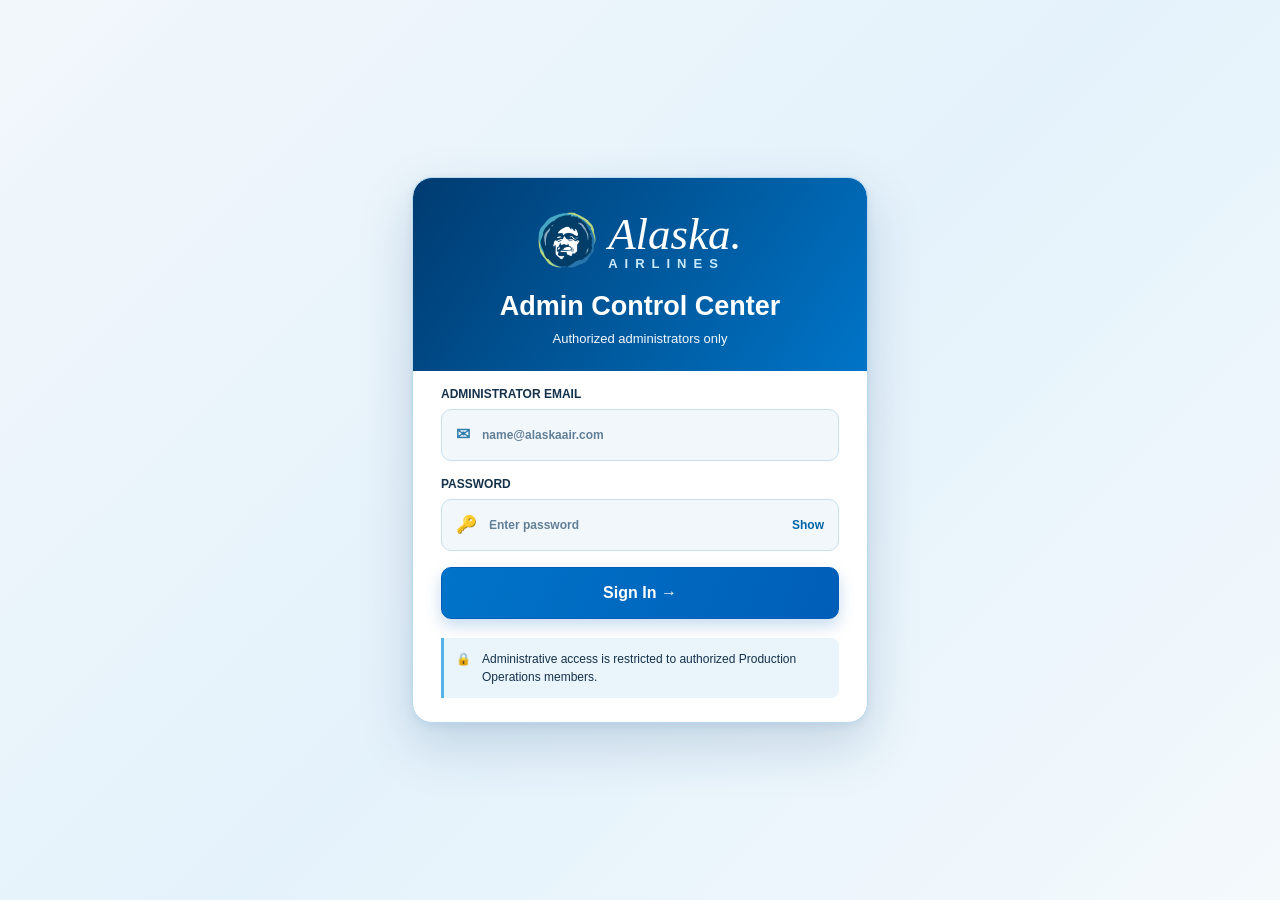
<file: admin-react-dist/index.html>
<!doctype html>
<html lang="en">
  <head>
    <meta charset="UTF-8" />
    <meta name="viewport" content="width=device-width, initial-scale=1.0" />
    <title>Production Operations | Admin</title>
    <link rel="icon" type="image/png" href="../public/favicon.png" />
    <link rel="stylesheet" href="./assets/admin.css" />
  </head>
  <body>
    <div id="root"></div>
    <script src="../js/data/master-data.js"></script>
    <script src="./assets/admin.js"></script>
  </body>
</html>
</file>
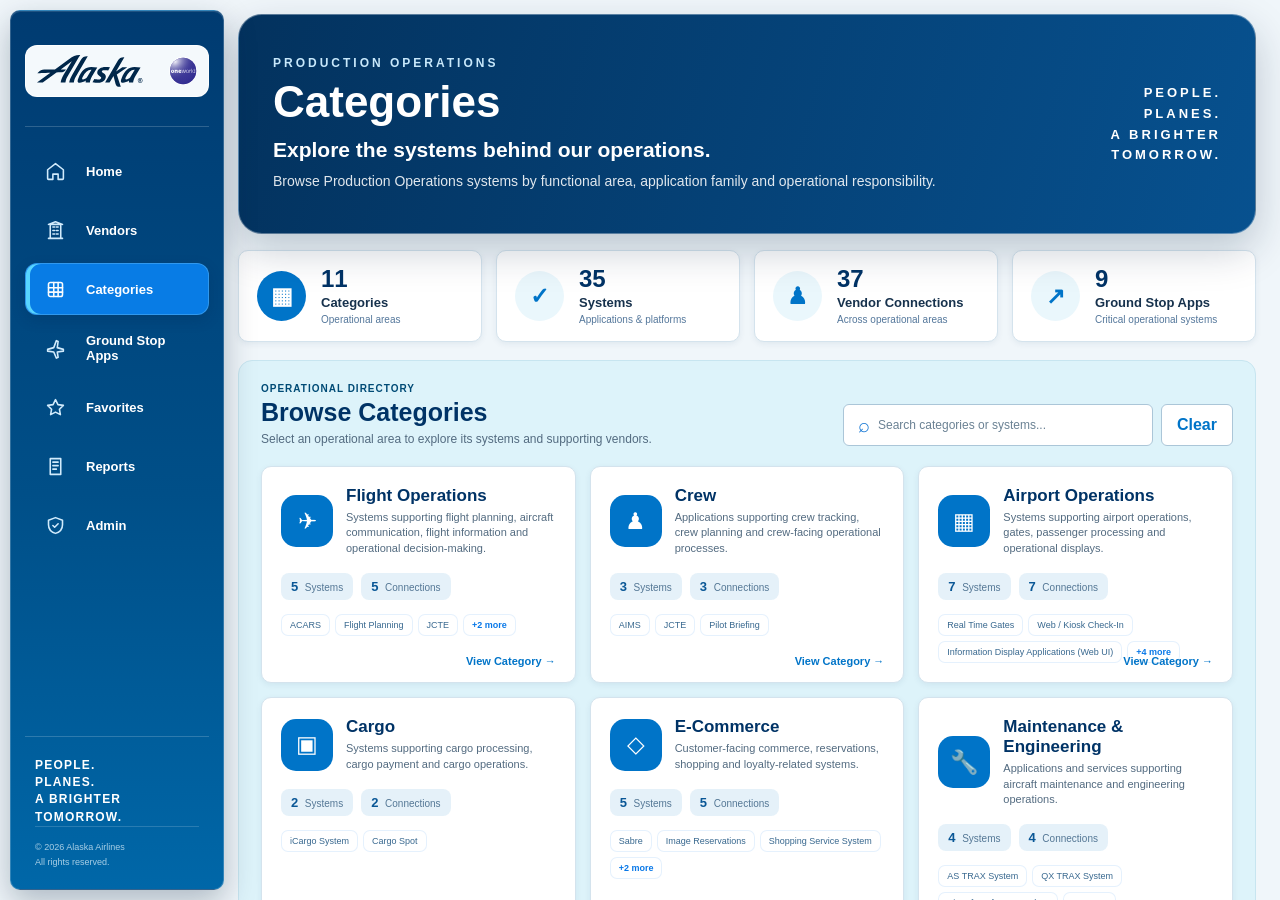
<file: categories.html>
<!DOCTYPE html>
<html lang="en">
<head>
    <meta charset="UTF-8">

    <meta
        name="viewport"
        content="width=device-width, initial-scale=1.0"
    >

    <title>Production Operations | Categories</title>
    <link rel="icon" type="image/png" href="public/favicon.png">

    <!-- Dashboard base styling -->
    <link
        rel="stylesheet"
        href="css/dashboard.css"
    >

    <!-- Categories styling -->
    <link
        rel="stylesheet"
        href="css/categories.css"
    >
    <link rel="stylesheet" href="css/design-tokens.css">
    <link rel="stylesheet" href="css/airline-theme.css">
    <link rel="stylesheet" href="css/motion.css">
    <script defer src="js/motion.js"></script>
    <script defer src="js/sidebar-active.js"></script>
</head>

<body class="scroll-shell">

    <!-- =====================================================
         SIDEBAR
         ===================================================== -->

    <aside class="sidebar">

        <div class="sidebar-brand">
            <span class="sidebar-logo-container"><img class="sidebar-combined-logo" src="public/alaska-oneworld-lockup.svg" alt="Alaska Airlines and oneworld"></span>
        </div>


        <nav class="sidebar-nav">

            <a
                href="home.html"
                class="nav-item"
            >
                <span class="nav-icon" aria-hidden="true"><svg viewBox="0 0 24 24"><path d="m3 10 9-7 9 7v10a1 1 0 0 1-1 1h-5v-6H9v6H4a1 1 0 0 1-1-1z"/></svg></span>
                <span>Home</span>
            </a>


            <a
                href="vendors.html"
                class="nav-item"
            >
                <span class="nav-icon" aria-hidden="true"><svg viewBox="0 0 24 24"><path d="M4 21h16M6 21V5h12v16M9 8h2m2 0h2M9 12h2m2 0h2M9 16h2m2 0h2M4 5l8-3 8 3"/></svg></span>
                <span>Vendors</span>
            </a>


            <a
                href="categories.html"
                class="nav-item active"
            >
                <span class="nav-icon" aria-hidden="true"><svg viewBox="0 0 24 24"><rect x="4" y="4" width="16" height="16" rx="2"/><path d="M4 10h16M4 15h16M10 4v16M15 4v16"/></svg></span>
                <span>Categories</span>
            </a>


            <a
                href="ground-stops.html"
                class="nav-item"
            >
                <span class="nav-icon" aria-hidden="true"><svg viewBox="0 0 24 24"><path d="m3 13 7-2 3-8 2 1-1 7 7 2v2l-7 1 1 6-2 1-3-7-7-1z"/></svg></span>
                <span>Ground Stop Apps</span>
            </a>


            <a
                href="favorites.html"
                class="nav-item"
            >
                <span class="nav-icon" aria-hidden="true"><svg viewBox="0 0 24 24"><path d="m12 3 2.8 5.7 6.2.9-4.5 4.4 1.1 6.2-5.6-2.9-5.6 2.9 1.1-6.2L3 9.6l6.2-.9z"/></svg></span>
                <span>Favorites</span>
            </a>


            <a href="reports.html" class="nav-item">
    <span class="nav-icon" aria-hidden="true"><svg viewBox="0 0 24 24"><path d="M6 3h12v18H6zM9 7h6M9 11h6M9 15h4"/></svg></span>
    <span>Reports</span>
</a>

<a href="admin-react-dist/index.html" class="nav-item">
    <span class="nav-icon" aria-hidden="true"><svg viewBox="0 0 24 24"><path d="M12 3 20 6v5c0 5-3.4 8.5-8 10-4.6-1.5-8-5-8-10V6zM9 12l2 2 4-4"/></svg></span>
    <span>Admin</span>
</a>
        </nav>


        <div class="sidebar-bottom">

            <div class="sidebar-slogan">
                People.<br>
                Planes.<br>
                A Brighter<br>
                Tomorrow.
            </div>

            <div class="sidebar-line"></div>

            <div class="sidebar-copyright">
                © 2026 Alaska Airlines<br>
                All rights reserved.
            </div>

        </div>

    </aside>


    <!-- =====================================================
         MAIN CONTENT
         ===================================================== -->

    <main class="categories-main ias-main-content">


        <!-- =================================================
             HERO
             ================================================= -->

        <section class="ias-page-hero" aria-labelledby="categories-page-title">
            <div class="ias-page-hero-copy">
                <p class="ias-page-hero-eyebrow">PRODUCTION OPERATIONS</p>
                <h1 id="categories-page-title">Categories</h1>
                <p class="ias-page-hero-subtitle">Explore the systems behind our operations.</p>
                <p class="ias-page-hero-description">Browse Production Operations systems by functional area, application family and operational responsibility.</p>
            </div>
            <div class="ias-page-hero-slogan" aria-label="People. Planes. A brighter tomorrow.">
                <span>PEOPLE.</span><span>PLANES.</span><span>A BRIGHTER</span><span>TOMORROW.</span>
            </div>
        </section>


        <!-- =================================================
             STATISTICS
             ================================================= -->

        <section class="category-stats">

            <div class="category-stat-card">

                <div class="stat-icon blue">
                    ▦
                </div>

                <div>
                    <strong id="categoryCount">
                        0
                    </strong>

                    <span>
                        Categories
                    </span>

                    <small>
                        Operational areas
                    </small>
                </div>

            </div>


            <div class="category-stat-card">

                <div class="stat-icon green">
                    ✓
                </div>

                <div>
                    <strong id="systemCount">
                        0
                    </strong>

                    <span>
                        Systems
                    </span>

                    <small>
                        Applications & platforms
                    </small>
                </div>

            </div>


            <div class="category-stat-card">

                <div class="stat-icon purple">
                    ♟
                </div>

                <div>
                    <strong id="vendorCount">
                        0
                    </strong>

                    <span>
                        Vendor Connections
                    </span>

                    <small>
                        Across operational areas
                    </small>
                </div>

            </div>


            <div class="category-stat-card">

                <div class="stat-icon orange">
                    ↗
                </div>

                <div>
                    <strong id="applicationCount">
                        0
                    </strong>

                    <span>
                        Ground Stop Apps
                    </span>

                    <small>
                        Critical operational systems
                    </small>
                </div>

            </div>

        </section>


        <!-- =================================================
             CATEGORY DIRECTORY
             ================================================= -->

        <section class="category-directory">

            <div class="directory-header">

                <div>

                    <div class="section-eyebrow">
                        OPERATIONAL DIRECTORY
                    </div>

                    <h2>
                        Browse Categories
                    </h2>

                    <p>
                        Select an operational area to explore
                        its systems and supporting vendors.
                    </p>

                </div>


                <div class="directory-controls">

                    <div class="category-search">

                        <span>
                            ⌕
                        </span>

                        <input
                            id="categorySearch"
                            type="search"
                            placeholder="Search categories or systems..."
                            autocomplete="off"
                        >

                    </div>


                    <button
                        id="clearCategorySearch"
                        class="clear-search"
                        type="button"
                    >
                        Clear
                    </button>

                </div>

            </div>


            <!-- CATEGORY GRID -->

            <div
                id="categoryGrid"
                class="category-grid"
            ></div>


            <!-- NO RESULTS -->

            <div
                id="noCategoryResults"
                class="no-category-results"
                hidden
            >

                <div class="no-results-icon">
                    ⌕
                </div>

                <h3>
                    No categories found
                </h3>

                <p>
                    Try a different category or system name.
                </p>

            </div>

        </section>


        <!-- =================================================
             CATEGORY DETAIL PANEL
             ================================================= -->

        <div
            id="categoryModal"
            class="category-modal"
            aria-hidden="true"
        >

            <div class="category-modal-overlay"></div>


            <div
                class="category-modal-card"
                role="dialog"
                aria-modal="true"
                aria-labelledby="categoryModalTitle"
            >

                <button
                    id="categoryModalClose"
                    class="modal-close"
                    type="button"
                    aria-label="Close"
                >
                    ×
                </button>


                <div class="modal-header">

                    <div
                        id="categoryModalIcon"
                        class="modal-category-icon"
                    >
                        ✈
                    </div>

                    <div>

                        <div class="modal-eyebrow">
                            OPERATIONAL CATEGORY
                        </div>

                        <h2 id="categoryModalTitle">
                            Category
                        </h2>

                        <p id="categoryModalDescription">
                            Category description
                        </p>

                    </div>

                </div>


                <div class="modal-summary">

                    <div>
                        <span>Systems</span>
                        <strong id="modalSystemCount">
                            0
                        </strong>
                    </div>

                    <div>
                        <span>Vendors</span>
                        <strong id="modalVendorCount">
                            0
                        </strong>
                    </div>

                </div>


                <div class="modal-section">

                    <div class="modal-section-title">
                        Systems & Applications
                    </div>

                    <div
                        id="modalSystems"
                        class="modal-systems"
                    ></div>

                </div>


                <div class="modal-actions">

                    <a
                        href="vendors.html"
                        class="modal-action primary"
                    >
                        View Vendors
                        <span>→</span>
                    </a>


                    <a
                        href="home.html"
                        class="modal-action secondary"
                    >
                        View Applications
                        <span>→</span>
                    </a>

                </div>

            </div>

        </div>


    </main>


    <script src="js/data/master-data.js"></script>
    <script src="js/ground-stop-app-keys.js"></script>
    <script src="js/categories.js"></script>

</body>
</html>
</file>
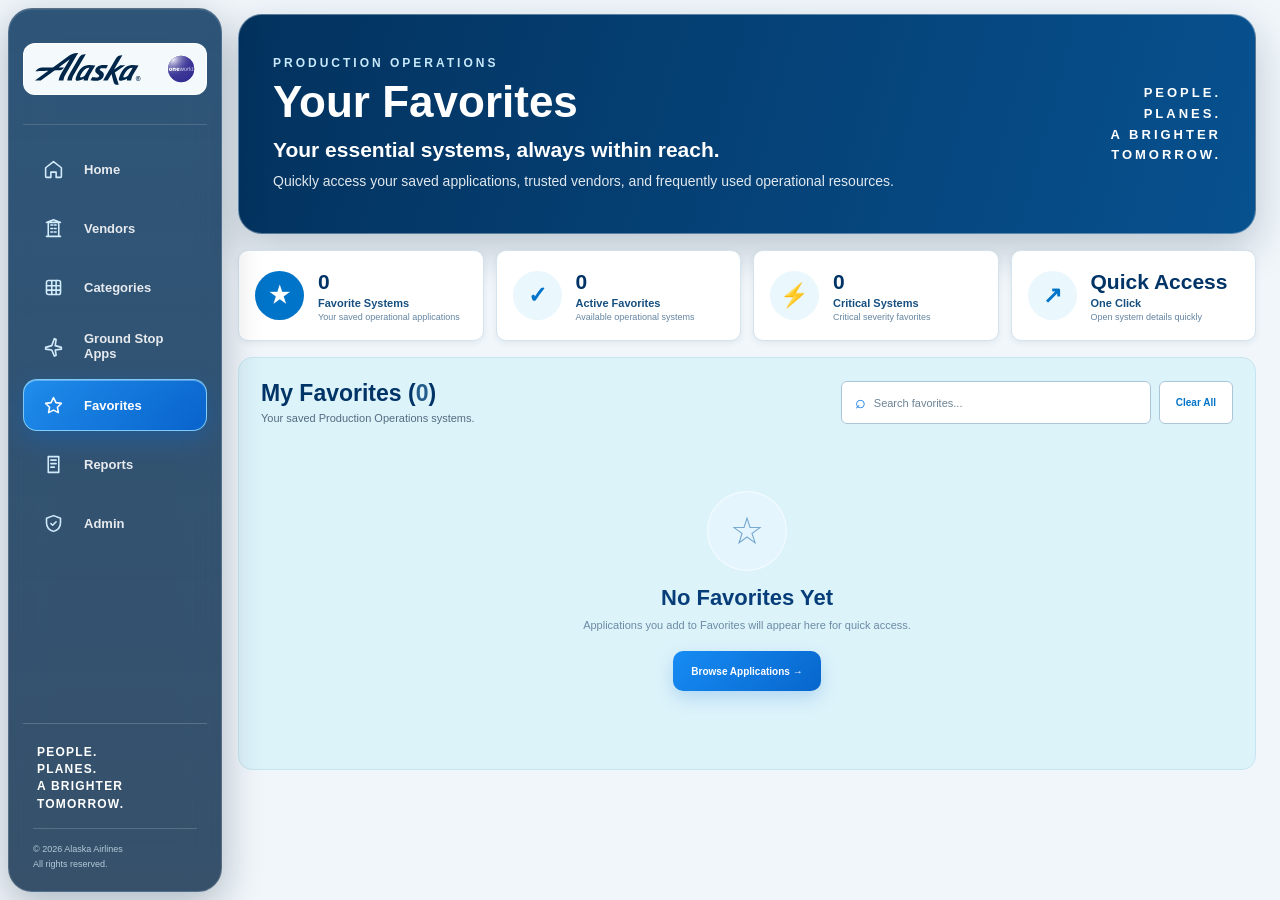
<file: favorites.html>
<!DOCTYPE html>
<html lang="en">

<head>
    <meta charset="UTF-8">

    <meta
        name="viewport"
        content="width=device-width, initial-scale=1.0"
    >

    <title>Production Operations | Favorites</title>
    <link rel="icon" type="image/png" href="public/favicon.png">

    <link
        rel="stylesheet"
        href="css/dashboard.css"
    >
    <link
        rel="stylesheet"
        href="css/favorites.css"
    >
    <link
        rel="stylesheet"
        href="css/vendors.css"
    >
    <link rel="stylesheet" href="css/design-tokens.css">
    <link rel="stylesheet" href="css/airline-theme.css">
    <link rel="stylesheet" href="css/motion.css">
    <script defer src="js/motion.js"></script>
    <script defer src="js/sidebar-active.js"></script>
</head>

<body class="scroll-shell">

    <!-- =========================================================
         SIDEBAR
         ========================================================= -->

    <aside class="sidebar">

        <div class="sidebar-brand">
            <span class="sidebar-logo-container"><img class="sidebar-combined-logo" src="public/alaska-oneworld-lockup.svg" alt="Alaska Airlines and oneworld"></span>

        </div>


        <nav class="sidebar-nav">

            <a
                href="home.html"
                class="nav-item"
            >
                <span class="nav-icon" aria-hidden="true"><svg viewBox="0 0 24 24"><path d="m3 10 9-7 9 7v10a1 1 0 0 1-1 1h-5v-6H9v6H4a1 1 0 0 1-1-1z"/></svg></span>
                <span>Home</span>
            </a>


            <a
                href="vendors.html"
                class="nav-item"
            >
                <span class="nav-icon" aria-hidden="true"><svg viewBox="0 0 24 24"><path d="M4 21h16M6 21V5h12v16M9 8h2m2 0h2M9 12h2m2 0h2M9 16h2m2 0h2M4 5l8-3 8 3"/></svg></span>
                <span>Vendors</span>
            </a>


            <a
                href="categories.html"
                class="nav-item"
            >
                <span class="nav-icon" aria-hidden="true"><svg viewBox="0 0 24 24"><rect x="4" y="4" width="16" height="16" rx="2"/><path d="M4 10h16M4 15h16M10 4v16M15 4v16"/></svg></span>
                <span>Categories</span>
            </a>


            <a
                href="ground-stops.html"
                class="nav-item"
            >
                <span class="nav-icon" aria-hidden="true"><svg viewBox="0 0 24 24"><path d="m3 13 7-2 3-8 2 1-1 7 7 2v2l-7 1 1 6-2 1-3-7-7-1z"/></svg></span>
                <span>Ground Stop Apps</span>
            </a>


            <a href="favorites.html" class="nav-item active">
    <span class="nav-icon" aria-hidden="true"><svg viewBox="0 0 24 24"><path d="m12 3 2.8 5.7 6.2.9-4.5 4.4 1.1 6.2-5.6-2.9-5.6 2.9 1.1-6.2L3 9.6l6.2-.9z"/></svg></span>
    <span>Favorites</span>
</a>

            <a href="reports.html" class="nav-item">
    <span class="nav-icon" aria-hidden="true"><svg viewBox="0 0 24 24"><path d="M6 3h12v18H6zM9 7h6M9 11h6M9 15h4"/></svg></span>
    <span>Reports</span>
</a>

<a href="admin-react-dist/index.html" class="nav-item">
    <span class="nav-icon" aria-hidden="true"><svg viewBox="0 0 24 24"><path d="M12 3 20 6v5c0 5-3.4 8.5-8 10-4.6-1.5-8-5-8-10V6zM9 12l2 2 4-4"/></svg></span>
    <span>Admin</span>
</a>

        </nav>


        <div class="sidebar-bottom">

            <div class="sidebar-quote">
                People.<br>
                Planes.<br>
                A Brighter<br>
                Tomorrow.
            </div>

            <div class="sidebar-copyright">
                © 2026 Alaska Airlines<br>
                All rights reserved.
            </div>

        </div>

    </aside>



    <!-- =========================================================
         MAIN CONTENT
         ========================================================= -->

    <main class="main-content ias-main-content">


        <!-- =====================================================
             HERO
             ===================================================== -->

        <section class="ias-page-hero" aria-labelledby="favorites-page-title">
            <div class="ias-page-hero-copy">
                <p class="ias-page-hero-eyebrow">PRODUCTION OPERATIONS</p>
                <h1 id="favorites-page-title">Your Favorites</h1>
                <p class="ias-page-hero-subtitle">Your essential systems, always within reach.</p>
                <p class="ias-page-hero-description">Quickly access your saved applications, trusted vendors, and frequently used operational resources.</p>
            </div>
            <div class="ias-page-hero-slogan" aria-label="People. Planes. A brighter tomorrow.">
                <span>PEOPLE.</span><span>PLANES.</span><span>A BRIGHTER</span><span>TOMORROW.</span>
            </div>
        </section>



        <!-- =====================================================
             FAVORITE STATS
             ===================================================== -->

        <section class="favorites-stats">

            <div class="favorite-stat-card">

                <div class="favorite-stat-icon blue">
                    ★
                </div>

                <div>

                    <strong id="favoriteCount">
                        0
                    </strong>

                    <span>
                        Favorite Systems
                    </span>

                    <small>
                        Your saved operational applications
                    </small>

                </div>

            </div>


            <div class="favorite-stat-card">

                <div class="favorite-stat-icon green">
                    ✓
                </div>

                <div>

                    <strong id="activeFavoriteCount">
                        0
                    </strong>

                    <span>
                        Active Favorites
                    </span>

                    <small>
                        Available operational systems
                    </small>

                </div>

            </div>


            <div class="favorite-stat-card">

                <div class="favorite-stat-icon purple">
                    ⚡
                </div>

                <div>

                    <strong id="criticalFavoriteCount">
                        0
                    </strong>

                    <span>
                        Critical Systems
                    </span>

                    <small>
                        Critical severity favorites
                    </small>

                </div>

            </div>


            <div class="favorite-stat-card">

                <div class="favorite-stat-icon orange">
                    ↗
                </div>

                <div>

                    <strong>
                        Quick Access
                    </strong>

                    <span>
                        One Click
                    </span>

                    <small>
                        Open system details quickly
                    </small>

                </div>

            </div>

        </section>



        <!-- =====================================================
             FAVORITES PANEL
             ===================================================== -->

        <section class="favorites-panel">


            <div class="favorites-header">

                <div>

                    <h2>
    My Favorites
    (<span id="favoritesCount">0</span>)
</h2>

                    <p>
                        Your saved Production Operations systems.
                    </p>

                </div>


                <div class="favorites-tools">

                    <div class="search-box">

                        <span>
                            ⌕
                        </span>

                        <input
                            type="text"
                            id="favoriteSearch"
                            placeholder="Search favorites..."
                            autocomplete="off"
                        >

                    </div>


                    <button
                        class="clear-button"
                        id="clearFavorites"
                        type="button"
                    >
                        Clear All
                    </button>

                </div>

            </div>



            <!-- =================================================
                 FAVORITES GRID
                 ================================================= -->

            <div
                class="favorites-grid"
                id="favoritesGrid"
            >

                <!-- Javascript will populate this area -->

            </div>



            <!-- =================================================
                 EMPTY STATE
                 ================================================= -->

            <div
                class="empty-state"
                id="emptyState"
            >

                <div class="empty-icon">
                    ☆
                </div>

                <h3>
                    No Favorites Yet
                </h3>

                <p>
                    Applications you add to Favorites will appear
                    here for quick access.
                </p>

                <a
                    href="ground-stops.html"
                    class="browse-button"
                >
                    Browse Applications →
                </a>

            </div>



            <!-- =================================================
                 NO SEARCH RESULTS
                 ================================================= -->

            <div
                class="no-results"
                id="noResults"
            >

                <div class="no-results-icon">
                    ⌕
                </div>

                <h3>
                    No Matching Favorites
                </h3>

                <p>
                    Try a different application name or search term.
                </p>

            </div>

        </section>


    <!-- ======================================================
         VENDOR DETAIL MODAL
         ====================================================== -->
    <div
        id="vendorModal"
        class="vendor-modal"
        aria-hidden="true"
    >

        <div class="vendor-modal-window">

            <header class="vendor-modal-header">

                <div
                    id="vendorModalIcon"
                    class="vendor-modal-icon"
                >
                    V
                </div>

                <div class="vendor-modal-heading">

                    <div class="vendor-modal-eyebrow">
                        VENDOR DETAILS
                    </div>

                    <div class="vendor-modal-title-row">

                        <h2 id="vendorModalTitle">
                            Vendor
                        </h2>

                        <span
                            id="vendorModalCompany"
                            class="vendor-company-pill"
                        >
                            Company
                        </span>

                    </div>

                    <p id="vendorModalSubtitle">
                        Production Operations vendor information
                    </p>

                </div>

                <button
                    id="vendorModalClose"
                    class="vendor-modal-close"
                    type="button"
                    aria-label="Close"
                >
                    ×
                </button>

            </header>

            <div class="vendor-modal-tabs">

                <button class="vendor-modal-tab active" data-tab="overview">
                    Overview
                </button>

                <button class="vendor-modal-tab" data-tab="contacts">
                    Contacts
                </button>

                <button class="vendor-modal-tab" data-tab="escalation">
                    Escalation
                </button>

                <button class="vendor-modal-tab" data-tab="records">
                    Source Record
                </button>

            </div>

            <div class="vendor-modal-body">

                <section
                    class="vendor-tab-panel active"
                    data-panel="overview"
                >

                    <div class="vendor-detail-grid">

                        <div class="vendor-detail-card">
                            <h3>System / Application</h3>
                            <div id="detailSystem"></div>
                        </div>

                        <div class="vendor-detail-card">
                            <h3>All Supported Systems</h3>
                            <div id="detailSupportedSystems"></div>
                        </div>

                        <div class="vendor-detail-card">
                            <h3>Category</h3>
                            <div id="detailCategory"></div>
                        </div>

                        <div class="vendor-detail-card">
                            <h3>Vendor Company</h3>
                            <div id="detailCompany"></div>
                        </div>

                        <div class="vendor-detail-card">
                            <h3>AAG ITS Team</h3>
                            <div id="detailTeam"></div>
                        </div>

                        <div class="vendor-detail-card">
                            <h3>Status / Support Schedule</h3>
                            <div id="detailStatusSupport"></div>
                        </div>

                    </div>

                </section>

                <section
                    class="vendor-tab-panel"
                    data-panel="contacts"
                >

                    <div class="vendor-contact-grid">

                        <div class="vendor-contact-card">
                            <span>VENDOR POC</span>
                            <strong id="detailVendorPoc">—</strong>
                        </div>

                        <div class="vendor-contact-card">
                            <span>AAG ITS POC</span>
                            <strong id="detailAagPoc">—</strong>
                        </div>

                        <div class="vendor-contact-card">
                            <span>PHONE</span>
                            <strong id="detailPhone">—</strong>
                        </div>

                        <div class="vendor-contact-card">
                            <span>EMAIL</span>
                            <strong id="detailEmail">—</strong>
                        </div>

                    </div>

                </section>

                <section
                    class="vendor-tab-panel"
                    data-panel="escalation"
                >

                    <div class="vendor-detail-card vendor-escalation-card">

                        <h3>
                            ProdOps Escalation Process
                        </h3>

                        <pre id="detailEscalation">—</pre>

                    </div>

                </section>

                <section
                    class="vendor-tab-panel"
                    data-panel="records"
                >

                    <div class="vendor-detail-grid">

                        <div class="vendor-detail-card">
                            <h3>Source Excel Row</h3>
                            <div id="detailSourceRow">—</div>
                        </div>

                        <div class="vendor-detail-card">
                            <h3>Info Updated Date</h3>
                            <div id="detailUpdatedDate">—</div>
                        </div>

                        <div class="vendor-detail-card">
                            <h3>Info Updated By</h3>
                            <div id="detailUpdatedBy">—</div>
                        </div>

                        <div class="vendor-detail-card">
                            <h3>Info Approved Date</h3>
                            <div id="detailApprovedDate">—</div>
                        </div>

                        <div class="vendor-detail-card">
                            <h3>Info Approved By</h3>
                            <div id="detailApprovedBy">—</div>
                        </div>

                    </div>

                    <div class="source-note">
                        This vendor directory is generated from the
                        <strong>ITS Application Vendors</strong> worksheet
                        supplied for Production Operations.
                    </div>

                </section>

            </div>

            <footer class="vendor-modal-footer">

                <button
                    id="vendorEmailButton"
                    class="vendor-action primary"
                    type="button"
                >
                    ✉ Send Email
                </button>

                <button
                    id="vendorCallButton"
                    class="vendor-action secondary"
                    type="button"
                >
                    ☎ Call Vendor
                </button>

                <button
                    id="vendorFavoriteButton"
                    class="vendor-action favorite"
                    type="button"
                >
                    ☆ Add to Favorites
                </button>

            </footer>

        </div>

    </div>

    </main>


    <script src="js/data/master-data.js"></script>
    <script src="js/favorites.js"></script>
    

</body>

</html>
</file>
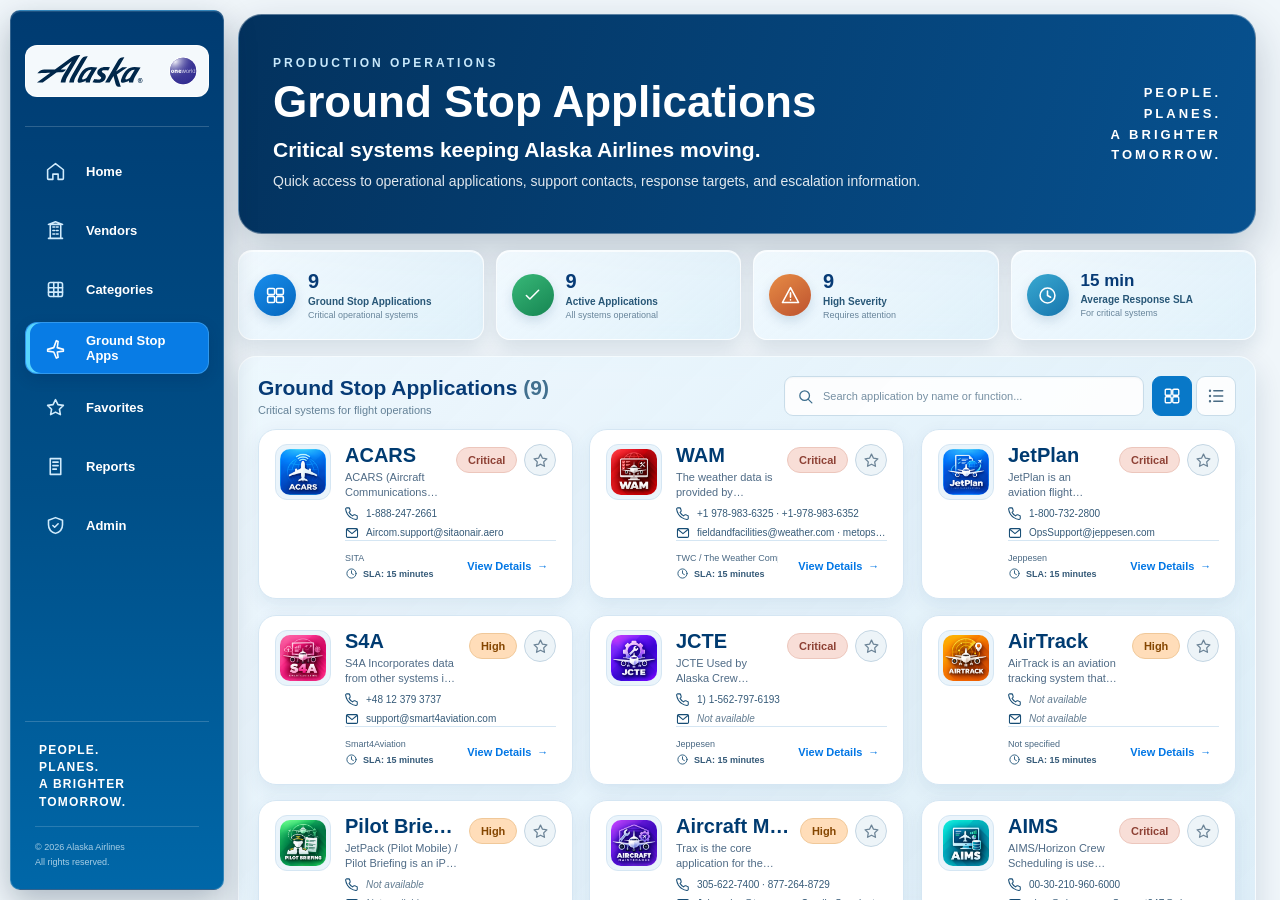
<file: ground-stops.html>
<!DOCTYPE html>
<html lang="en">
<head>
    <meta charset="UTF-8">
    <meta name="viewport" content="width=device-width, initial-scale=1.0">
    <title>Production Operations | Ground Stop Apps</title>
    <link rel="icon" type="image/png" href="public/favicon.png">
    <link rel="stylesheet" href="css/dashboard.css">
    <link rel="stylesheet" href="css/design-tokens.css">
    <link rel="stylesheet" href="css/airline-theme.css">
    <link rel="stylesheet" href="css/ground-stops.css">
    <link rel="stylesheet" href="css/motion.css">
    <script defer src="js/motion.js"></script>
    <script defer src="js/sidebar-active.js"></script>
</head>
<body class="scroll-shell ground-stops-page">
    <aside class="sidebar" aria-label="Main navigation">
        <a class="sidebar-brand" href="home.html" aria-label="Alaska Airlines home">
            <span class="sidebar-logo-container"><img class="sidebar-combined-logo" src="public/alaska-oneworld-lockup.svg" alt="Alaska Airlines and oneworld"></span>
        </a>
        <nav class="sidebar-nav">
            <a href="home.html" class="nav-item"><span class="nav-icon" aria-hidden="true"><svg viewBox="0 0 24 24"><path d="m3 10 9-7 9 7v10a1 1 0 0 1-1 1h-5v-6H9v6H4a1 1 0 0 1-1-1z"/></svg></span><span>Home</span></a>
            <a href="vendors.html" class="nav-item"><span class="nav-icon" aria-hidden="true"><svg viewBox="0 0 24 24"><path d="M4 21h16M6 21V5h12v16M9 8h2m2 0h2M9 12h2m2 0h2M9 16h2m2 0h2M4 5l8-3 8 3"/></svg></span><span>Vendors</span></a>
            <a href="categories.html" class="nav-item"><span class="nav-icon" aria-hidden="true"><svg viewBox="0 0 24 24"><rect x="4" y="4" width="16" height="16" rx="2"/><path d="M4 10h16M4 15h16M10 4v16M15 4v16"/></svg></span><span>Categories</span></a>
            <a href="ground-stops.html" class="nav-item active" aria-current="page"><span class="nav-icon" aria-hidden="true"><svg viewBox="0 0 24 24"><path d="m3 13 7-2 3-8 2 1-1 7 7 2v2l-7 1 1 6-2 1-3-7-7-1z"/></svg></span><span>Ground Stop Apps</span></a>
            <a href="favorites.html" class="nav-item"><span class="nav-icon" aria-hidden="true"><svg viewBox="0 0 24 24"><path d="m12 3 2.8 5.7 6.2.9-4.5 4.4 1.1 6.2-5.6-2.9-5.6 2.9 1.1-6.2L3 9.6l6.2-.9z"/></svg></span><span>Favorites</span></a>
            <a href="reports.html" class="nav-item"><span class="nav-icon" aria-hidden="true"><svg viewBox="0 0 24 24"><path d="M6 3h12v18H6zM9 7h6M9 11h6M9 15h4"/></svg></span><span>Reports</span></a>
            <a href="admin-react-dist/index.html" class="nav-item"><span class="nav-icon" aria-hidden="true"><svg viewBox="0 0 24 24"><path d="M12 3 20 6v5c0 5-3.4 8.5-8 10-4.6-1.5-8-5-8-10V6zM9 12l2 2 4-4"/></svg></span><span>Admin</span></a>
        </nav>
        <div class="sidebar-bottom">
            <p class="sidebar-quote">People.<br>Planes.<br>A Brighter<br>Tomorrow.</p>
            <p class="sidebar-copyright">© 2026 Alaska Airlines<br>All rights reserved.</p>
        </div>
    </aside>

    <main class="main-content ias-main-content ground-stops-main">
        <header class="ias-page-hero" aria-labelledby="ground-stops-page-title">
            <div class="ias-page-hero-copy">
                <p class="ias-page-hero-eyebrow">PRODUCTION OPERATIONS</p>
                <h1 id="ground-stops-page-title">Ground Stop Applications</h1>
                <p class="ias-page-hero-subtitle">Critical systems keeping Alaska Airlines moving.</p>
                <p class="ias-page-hero-description">Quick access to operational applications, support contacts, response targets, and escalation information.</p>
            </div>
            <div class="ias-page-hero-slogan" aria-label="People. Planes. A brighter tomorrow.">
                <span>PEOPLE.</span><span>PLANES.</span><span>A BRIGHTER</span><span>TOMORROW.</span>
            </div>
        </header>

        <section class="ground-stop-stats" aria-label="Ground Stop application summary">
            <article class="ground-stop-stat-card">
                <span class="ground-stop-stat-icon blue" aria-hidden="true"><svg viewBox="0 0 24 24"><rect x="3" y="4" width="8" height="7" rx="1.5"/><rect x="13" y="4" width="8" height="7" rx="1.5"/><rect x="3" y="13" width="8" height="7" rx="1.5"/><rect x="13" y="13" width="8" height="7" rx="1.5"/></svg></span>
                <span class="ground-stop-stat-copy"><strong id="groundStopTotalStat">0</strong><span>Ground Stop Applications</span><small>Critical operational systems</small></span>
            </article>
            <article class="ground-stop-stat-card">
                <span class="ground-stop-stat-icon green" aria-hidden="true"><svg viewBox="0 0 24 24"><path d="m5 12 4 4L19 6"/></svg></span>
                <span class="ground-stop-stat-copy"><strong id="groundStopActiveStat">0</strong><span>Active Applications</span><small>All systems operational</small></span>
            </article>
            <article class="ground-stop-stat-card">
                <span class="ground-stop-stat-icon orange" aria-hidden="true"><svg viewBox="0 0 24 24"><path d="M12 3 2.8 20h18.4L12 3Z"/><path d="M12 9v5m0 3h.01"/></svg></span>
                <span class="ground-stop-stat-copy"><strong id="groundStopHighSeverityStat">0</strong><span>High Severity</span><small>Requires attention</small></span>
            </article>
            <article class="ground-stop-stat-card">
                <span class="ground-stop-stat-icon sky" aria-hidden="true"><svg viewBox="0 0 24 24"><circle cx="12" cy="12" r="8.5"/><path d="M12 7v5l3.5 2"/></svg></span>
                <span class="ground-stop-stat-copy"><strong id="groundStopAverageSlaStat">Not specified</strong><span>Average Response SLA</span><small>For critical systems</small></span>
            </article>
        </section>

        <section class="ground-stop-directory" aria-labelledby="groundStopDirectoryTitle">
            <header class="ground-stop-directory-header">
                <div class="ground-stop-directory-heading">
                    <h2 id="groundStopDirectoryTitle">Ground Stop Applications <span id="groundStopResultCount">(9)</span></h2>
                    <p>Critical systems for flight operations</p>
                </div>
                <div class="ground-stop-directory-toolbar">
                    <label class="ground-stop-search">
                        <svg viewBox="0 0 24 24" aria-hidden="true"><circle cx="10.8" cy="10.8" r="6.8"/><path d="m16 16 5 5"/></svg>
                        <input id="groundStopSearch" type="search" placeholder="Search application by name or function..." autocomplete="off">
                    </label>
                    <div class="ground-stop-view-toggle" role="group" aria-label="Application view">
                        <button id="groundStopGridButton" type="button" class="active" aria-label="Grid view" aria-pressed="true" title="Grid view"><svg viewBox="0 0 24 24" aria-hidden="true"><rect x="3" y="3" width="8" height="8" rx="1.5"/><rect x="13" y="3" width="8" height="8" rx="1.5"/><rect x="3" y="13" width="8" height="8" rx="1.5"/><rect x="13" y="13" width="8" height="8" rx="1.5"/></svg></button>
                        <button id="groundStopListButton" type="button" aria-label="List view" aria-pressed="false" title="List view"><svg viewBox="0 0 24 24" aria-hidden="true"><path d="M9 5h12M9 12h12M9 19h12"/><circle cx="4" cy="5" r=".7"/><circle cx="4" cy="12" r=".7"/><circle cx="4" cy="19" r=".7"/></svg></button>
                    </div>
                </div>
            </header>
            <section class="ground-stop-grid" id="groundStopGrid" aria-label="Ground Stop applications"></section>
            <div class="ground-stop-empty" id="groundStopEmpty" hidden>
                <strong>No applications found</strong>
                <span>Try another name or function.</span>
            </div>
        </section>
    </main>

    <dialog class="ground-stop-dialog" id="groundStopDialog" aria-labelledby="groundStopDialogTitle">
        <div class="ground-stop-dialog-shell">
            <header class="ground-stop-dialog-header">
                <div class="ground-stop-dialog-icon"><img id="groundStopDialogIcon" alt=""></div>
                <div class="ground-stop-dialog-heading">
                    <p>APPLICATION DETAILS</p>
                    <h2 id="groundStopDialogTitle">Application</h2>
                    <p class="ground-stop-dialog-description" id="groundStopDialogDescription"></p>
                </div>
                <div class="ground-stop-dialog-status">
                    <span class="ground-stop-severity" id="groundStopSeverity"></span>
                    <span class="ground-stop-operational-status" id="groundStopStatus"></span>
                    <button class="ground-stop-dialog-close" id="groundStopDialogClose" type="button" aria-label="Close details">×</button>
                </div>
            </header>
            <div class="ground-stop-dialog-tabs" role="tablist" aria-label="Application details">
                <button type="button" role="tab" id="groundStopTabOverview" aria-controls="groundStopDialogBody" aria-selected="true" tabindex="0" data-detail-tab="overview">Overview</button>
                <button type="button" role="tab" id="groundStopTabContacts" aria-controls="groundStopDialogBody" aria-selected="false" tabindex="-1" data-detail-tab="contacts">Contacts</button>
                <button type="button" role="tab" id="groundStopTabSupport" aria-controls="groundStopDialogBody" aria-selected="false" tabindex="-1" data-detail-tab="support">SLA &amp; Support</button>
                <button type="button" role="tab" id="groundStopTabEscalation" aria-controls="groundStopDialogBody" aria-selected="false" tabindex="-1" data-detail-tab="escalation">Escalation</button>
                <button type="button" role="tab" id="groundStopTabDocuments" aria-controls="groundStopDialogBody" aria-selected="false" tabindex="-1" data-detail-tab="documents">Documents</button>
            </div>
            <main class="ground-stop-dialog-body" id="groundStopDialogBody" role="tabpanel" aria-labelledby="groundStopTabOverview" tabindex="0"></main>
            <footer class="ground-stop-dialog-footer">
                <div class="ground-stop-dialog-actions">
                    <a class="ground-stop-email-action" id="groundStopEmailAction">Send Email</a>
                    <a class="ground-stop-call-action" id="groundStopCallAction">Call Support</a>
                    <span class="ground-stop-data-source">DATA SOURCE <strong>Application master data</strong></span>
                </div>
                <button class="ground-stop-favorite-action" id="groundStopFavoriteAction" type="button"><span aria-hidden="true">☆</span><span>Add to Favorites</span></button>
            </footer>
        </div>
    </dialog>

    <script src="js/data/master-data.js"></script>
    <script src="js/ground-stop-app-keys.js"></script>
    <script src="js/ground-stops.js"></script>
</body>
</html>
</file>
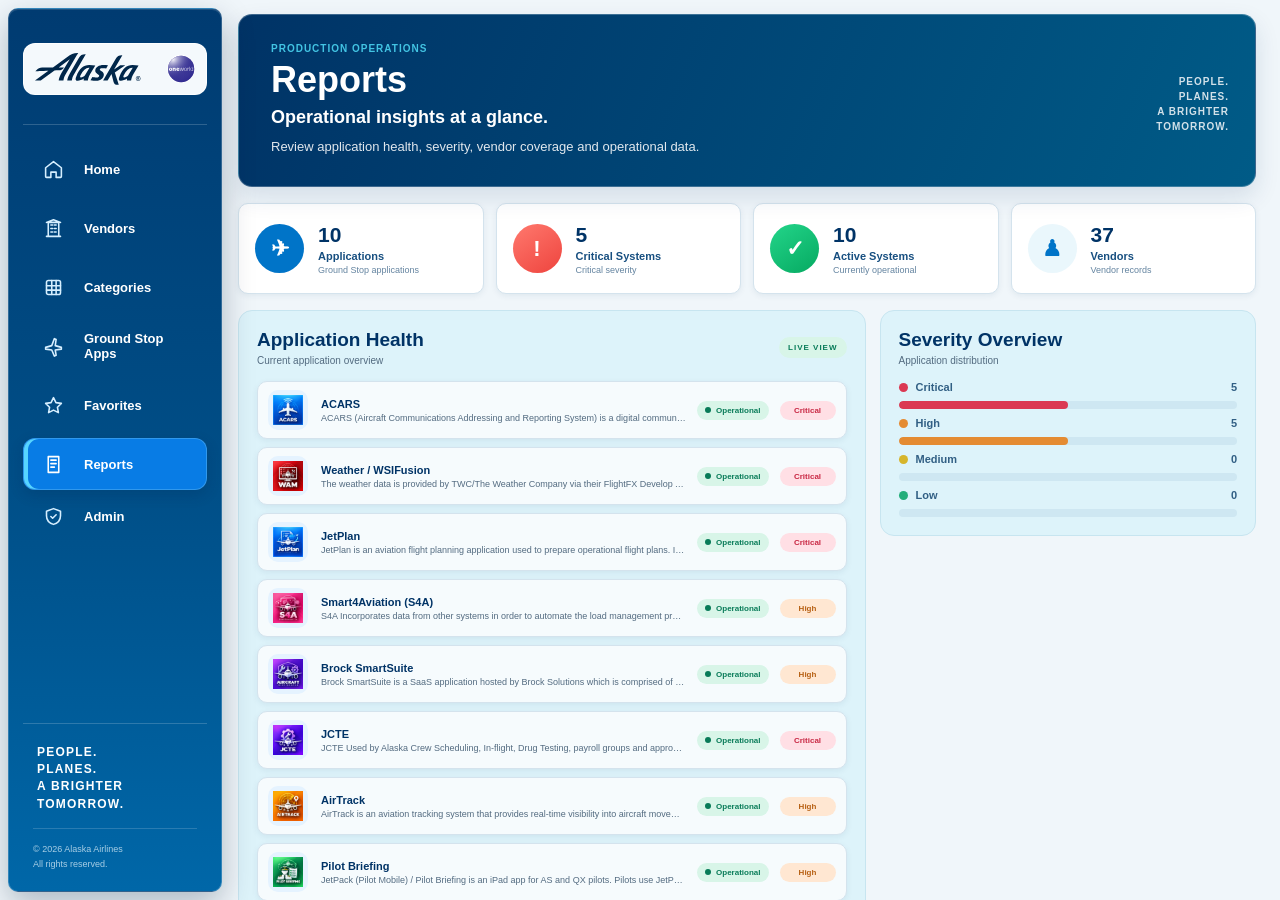
<file: reports.html>
<!DOCTYPE html>
<html lang="en">

<head>

    <meta charset="UTF-8">

    <meta
        name="viewport"
        content="width=device-width, initial-scale=1.0"
    >

    <title>
        Production Operations | Reports
    </title>
    <link rel="icon" type="image/png" href="public/favicon.png">

    <link
        rel="stylesheet"
        href="css/reports.css"
    >
    <link rel="stylesheet" href="css/design-tokens.css">
    <link rel="stylesheet" href="css/airline-theme.css">
    <link rel="stylesheet" href="css/motion.css">
    <script defer src="js/motion.js"></script>
    <script defer src="js/sidebar-active.js"></script>

</head>


<body class="scroll-shell">


    <!-- =========================================================
         SIDEBAR
         ========================================================= -->

    <aside class="sidebar">


        <div class="sidebar-brand">

            <span class="sidebar-logo-container"><img class="sidebar-combined-logo" src="public/alaska-oneworld-lockup.svg" alt="Alaska Airlines and oneworld"></span>

        </div>


        <nav class="sidebar-nav">


            <a
                href="home.html"
                class="nav-item"
            >
                <span class="nav-icon" aria-hidden="true"><svg viewBox="0 0 24 24"><path d="m3 10 9-7 9 7v10a1 1 0 0 1-1 1h-5v-6H9v6H4a1 1 0 0 1-1-1z"/></svg></span>
                <span>Home</span>
            </a>


            <a
                href="vendors.html"
                class="nav-item"
            >
                <span class="nav-icon" aria-hidden="true"><svg viewBox="0 0 24 24"><path d="M4 21h16M6 21V5h12v16M9 8h2m2 0h2M9 12h2m2 0h2M9 16h2m2 0h2M4 5l8-3 8 3"/></svg></span>
                <span>Vendors</span>
            </a>


            <a
                href="categories.html"
                class="nav-item"
            >
                <span class="nav-icon" aria-hidden="true"><svg viewBox="0 0 24 24"><rect x="4" y="4" width="16" height="16" rx="2"/><path d="M4 10h16M4 15h16M10 4v16M15 4v16"/></svg></span>
                <span>Categories</span>
            </a>


            <a
                href="ground-stops.html"
                class="nav-item"
            >
                <span class="nav-icon" aria-hidden="true"><svg viewBox="0 0 24 24"><path d="m3 13 7-2 3-8 2 1-1 7 7 2v2l-7 1 1 6-2 1-3-7-7-1z"/></svg></span>
                <span>Ground Stop Apps</span>
            </a>


            <a
                href="favorites.html"
                class="nav-item"
            >
                <span class="nav-icon" aria-hidden="true"><svg viewBox="0 0 24 24"><path d="m12 3 2.8 5.7 6.2.9-4.5 4.4 1.1 6.2-5.6-2.9-5.6 2.9 1.1-6.2L3 9.6l6.2-.9z"/></svg></span>
                <span>Favorites</span>
            </a>


            <a
                href="reports.html"
                class="nav-item active"
            >
                <span class="nav-icon" aria-hidden="true"><svg viewBox="0 0 24 24"><path d="M6 3h12v18H6zM9 7h6M9 11h6M9 15h4"/></svg></span>
                <span>Reports</span>
            </a>


        </nav>

        <a href="admin-react-dist/index.html" class="nav-item">
    <span class="nav-icon" aria-hidden="true"><svg viewBox="0 0 24 24"><path d="M12 3 20 6v5c0 5-3.4 8.5-8 10-4.6-1.5-8-5-8-10V6zM9 12l2 2 4-4"/></svg></span>
    <span>Admin</span>
</a>


        <div class="sidebar-bottom">

            <div class="sidebar-quote">

                People.<br>
                Planes.<br>
                A Brighter<br>
                Tomorrow.

            </div>


            <div class="sidebar-copyright">

                © 2026 Alaska Airlines<br>
                All rights reserved.

            </div>

        </div>

    </aside>



    <!-- =========================================================
         MAIN CONTENT
         ========================================================= -->

    <main class="main-content ias-main-content">


        <!-- =====================================================
             HERO
             ===================================================== -->

        <section class="reports-hero">


            <div class="hero-content">

                <div class="hero-eyebrow">
                    PRODUCTION OPERATIONS
                </div>


                <h1>
                    Reports
                </h1>


                <h2>
                    Operational insights at a glance.
                </h2>


                <p>
                    Review application health, severity,
                    vendor coverage and operational data.
                </p>

            </div>


            <div class="hero-message">

                <span>PEOPLE.</span>
                <span>PLANES.</span>
                <span>A BRIGHTER</span>
                <span>TOMORROW.</span>

            </div>

        </section>



        <!-- =====================================================
             OVERVIEW STATS
             ===================================================== -->

        <section class="stats-grid">


            <div class="stat-card">

                <div class="stat-icon blue">
                    ✈
                </div>

                <div>

                    <strong id="totalApplications">
                        9
                    </strong>

                    <span>
                        Applications
                    </span>

                    <small>
                        Ground Stop applications
                    </small>

                </div>

            </div>


            <div class="stat-card">

                <div class="stat-icon red">
                    !
                </div>

                <div>

                    <strong id="criticalApplications">
                        0
                    </strong>

                    <span>
                        Critical Systems
                    </span>

                    <small>
                        Critical severity
                    </small>

                </div>

            </div>


            <div class="stat-card">

                <div class="stat-icon green">
                    ✓
                </div>

                <div>

                    <strong id="activeApplications">
                        9
                    </strong>

                    <span>
                        Active Systems
                    </span>

                    <small>
                        Currently operational
                    </small>

                </div>

            </div>


            <div class="stat-card">

                <div class="stat-icon purple">
                    ♟
                </div>

                <div>

                    <strong id="vendorCount">
                        0
                    </strong>

                    <span>
                        Vendors
                    </span>

                    <small>
                        Vendor records
                    </small>

                </div>

            </div>

        </section>



        <!-- =====================================================
             MAIN REPORT GRID
             ===================================================== -->

        <section class="reports-grid">


            <!-- =================================================
                 APPLICATION HEALTH
                 ================================================= -->

            <div class="report-panel application-health-panel">


                <div class="panel-header">

                    <div>

                        <h2>
                            Application Health
                        </h2>

                        <p>
                            Current application overview
                        </p>

                    </div>

                    <span class="panel-label">
                        LIVE VIEW
                    </span>

                </div>


                <div
                    class="application-list"
                    id="applicationList"
                ></div>


            </div>



            <!-- =================================================
                 SEVERITY OVERVIEW
                 ================================================= -->

            <div class="report-panel severity-panel">


                <div class="panel-header">

                    <div>

                        <h2>
                            Severity Overview
                        </h2>

                        <p>
                            Application distribution
                        </p>

                    </div>

                </div>


                <div class="severity-list">


                    <div class="severity-row">

                        <div class="severity-name">

                            <span class="severity-dot critical"></span>

                            <span>
                                Critical
                            </span>

                        </div>

                        <strong id="criticalCount">
                            0
                        </strong>

                    </div>


                    <div class="severity-bar">

                        <span
                            id="criticalBar"
                            class="bar critical"
                        ></span>

                    </div>



                    <div class="severity-row">

                        <div class="severity-name">

                            <span class="severity-dot high"></span>

                            <span>
                                High
                            </span>

                        </div>

                        <strong id="highCount">
                            0
                        </strong>

                    </div>


                    <div class="severity-bar">

                        <span
                            id="highBar"
                            class="bar high"
                        ></span>

                    </div>



                    <div class="severity-row">

                        <div class="severity-name">

                            <span class="severity-dot medium"></span>

                            <span>
                                Medium
                            </span>

                        </div>

                        <strong id="mediumCount">
                            0
                        </strong>

                    </div>


                    <div class="severity-bar">

                        <span
                            id="mediumBar"
                            class="bar medium"
                        ></span>

                    </div>



                    <div class="severity-row">

                        <div class="severity-name">

                            <span class="severity-dot low"></span>

                            <span>
                                Low
                            </span>

                        </div>

                        <strong id="lowCount">
                            0
                        </strong>

                    </div>


                    <div class="severity-bar">

                        <span
                            id="lowBar"
                            class="bar low"
                        ></span>

                    </div>

                </div>


            </div>



            <!-- =================================================
                 VENDOR INSIGHTS
                 ================================================= -->

            <div class="report-panel vendor-panel">


                <div class="panel-header">

                    <div>

                        <h2>
                            Vendor Insights
                        </h2>

                        <p>
                            Applications by vendor
                        </p>

                    </div>

                    <button
                        class="panel-link"
                        type="button"
                        onclick="window.location.href='vendors.html'"
                    >
                        View Vendors →
                    </button>

                </div>


                <div
                    class="vendor-list"
                    id="vendorList"
                ></div>


            </div>



            <!-- =================================================
                 ESCALATION OVERVIEW
                 ================================================= -->

            <div class="report-panel escalation-panel">


                <div class="panel-header">

                    <div>

                        <h2>
                            Escalation Overview
                        </h2>

                        <p>
                            Severity-based operational response
                        </p>

                    </div>

                </div>


                <div class="escalation-list">


                    <div class="escalation-item critical">

                        <div class="escalation-icon">
                            !
                        </div>

                        <div>

                            <strong>
                                Critical
                            </strong>

                            <span>
                                Immediate operational attention
                            </span>

                        </div>

                    </div>


                    <div class="escalation-item high">

                        <div class="escalation-icon">
                            ↑
                        </div>

                        <div>

                            <strong>
                                High
                            </strong>

                            <span>
                                Priority operational support
                            </span>

                        </div>

                    </div>


                    <div class="escalation-item medium">

                        <div class="escalation-icon">
                            •
                        </div>

                        <div>

                            <strong>
                                Medium
                            </strong>

                            <span>
                                Standard support escalation
                            </span>

                        </div>

                    </div>


                    <div class="escalation-item low">

                        <div class="escalation-icon">
                            ✓
                        </div>

                        <div>

                            <strong>
                                Low
                            </strong>

                            <span>
                                Normal support channel
                            </span>

                        </div>

                    </div>

                </div>

            </div>



            <!-- =================================================
                 DATA QUALITY
                 ================================================= -->

            <div class="report-panel data-panel">


                <div class="panel-header">

                    <div>

                        <h2>
                            Data Quality
                        </h2>

                        <p>
                            Information completeness
                        </p>

                    </div>

                </div>


                <div class="data-grid">


                    <div class="data-item">

                        <span>
                            Vendor Records
                        </span>

                        <strong id="dataVendorCount">
                            0
                        </strong>

                    </div>


                    <div class="data-item">

                        <span>
                            Applications
                        </span>

                        <strong>
                            9
                        </strong>

                    </div>


                    <div class="data-item">

                        <span>
                            Source
                        </span>

                        <strong class="source-text">
                            ITS Vendor Data
                        </strong>

                    </div>


                    <div class="data-item">

                        <span>
                            Report Status
                        </span>

                        <strong class="status-ready">
                            Ready
                        </strong>

                    </div>

                </div>

            </div>


        </section>


        <!-- =====================================================
             FOOTER
             ===================================================== -->

        <footer class="reports-footer">

            Production Operations Connect

            <span>•</span>

            Reports

            <span>•</span>

            Internal Operations Dashboard

        </footer>


    </main>


    <script src="js/data/master-data.js"></script>
    <script src="js/reports.js"></script>

</body>

</html>
</file>
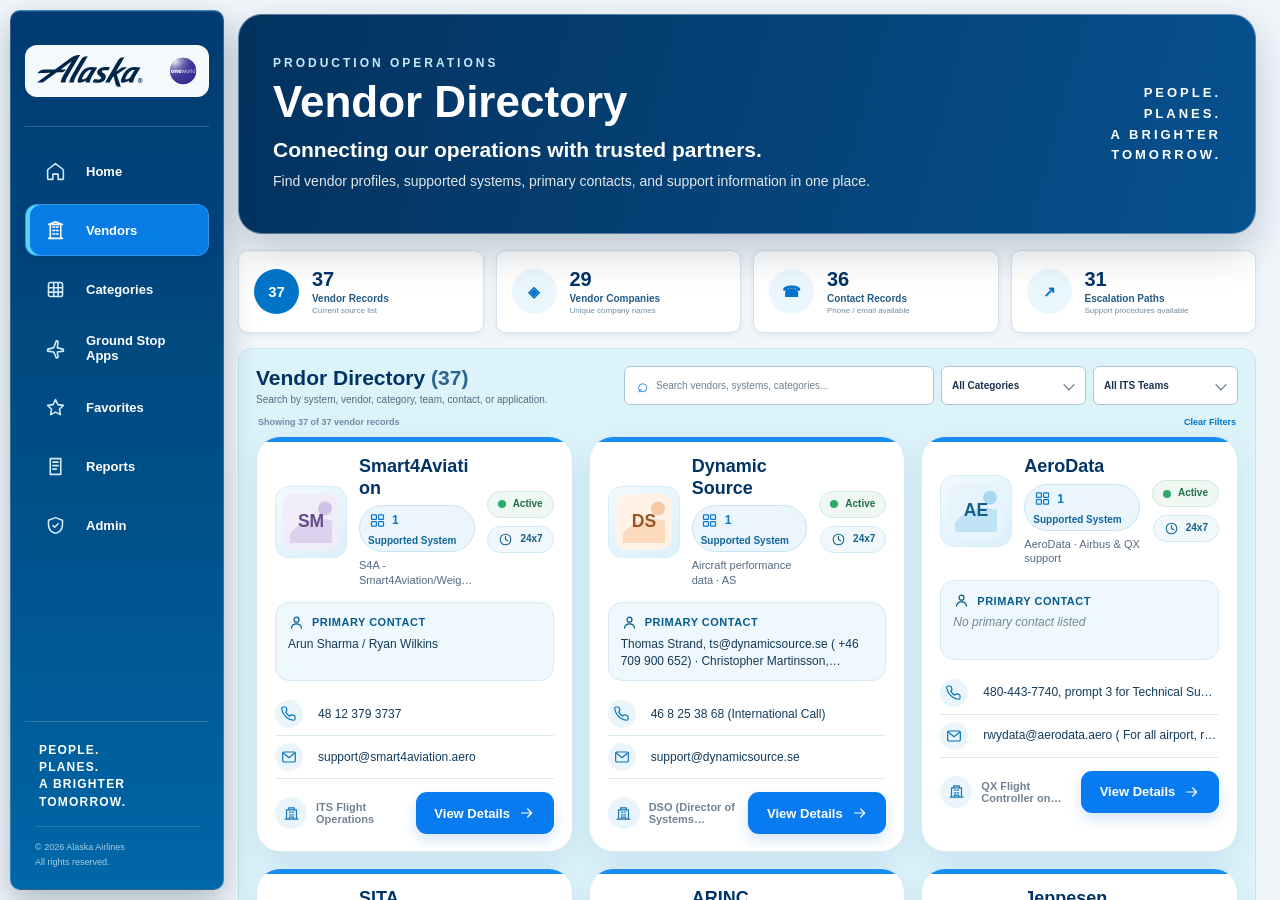
<file: vendors.html>
<!DOCTYPE html>
<html lang="en">
<head>
    <meta charset="UTF-8">
    <meta name="viewport" content="width=device-width, initial-scale=1.0">
    <title>Production Operations | Vendors</title>
    <link rel="icon" type="image/png" href="public/favicon.png">

    <link rel="stylesheet" href="css/dashboard.css">
    <link rel="stylesheet" href="css/vendors.css">
    <link rel="stylesheet" href="css/design-tokens.css">
    <link rel="stylesheet" href="css/airline-theme.css">
    <link rel="stylesheet" href="css/motion.css">
    <script defer src="js/motion.js"></script>
    <script defer src="js/sidebar-active.js"></script>
</head>

<body class="scroll-shell">

    <!-- ======================================================
         SIDEBAR
         ====================================================== -->
    <aside class="sidebar">

        <div class="sidebar-brand">
            <span class="sidebar-logo-container"><img class="sidebar-combined-logo" src="public/alaska-oneworld-lockup.svg" alt="Alaska Airlines and oneworld"></span>
        </div>

        <nav class="sidebar-nav">

            <a href="home.html" class="nav-item">
                <span class="nav-icon" aria-hidden="true"><svg viewBox="0 0 24 24"><path d="m3 10 9-7 9 7v10a1 1 0 0 1-1 1h-5v-6H9v6H4a1 1 0 0 1-1-1z"/></svg></span>
                <span>Home</span>
            </a>

            <a href="vendors.html" class="nav-item active">
                <span class="nav-icon" aria-hidden="true"><svg viewBox="0 0 24 24"><path d="M4 21h16M6 21V5h12v16M9 8h2m2 0h2M9 12h2m2 0h2M9 16h2m2 0h2M4 5l8-3 8 3"/></svg></span>
                <span>Vendors</span>
            </a>

            <a href="categories.html" class="nav-item">
                <span class="nav-icon" aria-hidden="true"><svg viewBox="0 0 24 24"><rect x="4" y="4" width="16" height="16" rx="2"/><path d="M4 10h16M4 15h16M10 4v16M15 4v16"/></svg></span>
                <span>Categories</span>
            </a>

            <a href="ground-stops.html" class="nav-item">
                <span class="nav-icon" aria-hidden="true"><svg viewBox="0 0 24 24"><path d="m3 13 7-2 3-8 2 1-1 7 7 2v2l-7 1 1 6-2 1-3-7-7-1z"/></svg></span>
                <span>Ground Stop Apps</span>
            </a>

            <a href="favorites.html" class="nav-item">
                <span class="nav-icon" aria-hidden="true"><svg viewBox="0 0 24 24"><path d="m12 3 2.8 5.7 6.2.9-4.5 4.4 1.1 6.2-5.6-2.9-5.6 2.9 1.1-6.2L3 9.6l6.2-.9z"/></svg></span>
                <span>Favorites</span>
            </a>

            <a href="reports.html" class="nav-item">
    <span class="nav-icon" aria-hidden="true"><svg viewBox="0 0 24 24"><path d="M6 3h12v18H6zM9 7h6M9 11h6M9 15h4"/></svg></span>
    <span>Reports</span>
</a>

<a href="admin-react-dist/index.html" class="nav-item">
    <span class="nav-icon" aria-hidden="true"><svg viewBox="0 0 24 24"><path d="M12 3 20 6v5c0 5-3.4 8.5-8 10-4.6-1.5-8-5-8-10V6zM9 12l2 2 4-4"/></svg></span>
    <span>Admin</span>
</a>

        </nav>

        <div class="sidebar-bottom">
            <div class="sidebar-quote">
                People.<br>
                Planes.<br>
                A Brighter<br>
                Tomorrow.
            </div>

            <div class="sidebar-copyright">
                © 2026 Alaska Airlines<br>
                All rights reserved.
            </div>
        </div>

    </aside>


    <!-- ======================================================
         MAIN CONTENT
         ====================================================== -->
    <main class="main-content ias-main-content vendors-main">

        <!-- HERO -->
        <section class="ias-page-hero" aria-labelledby="vendors-page-title">
            <div class="ias-page-hero-copy">
                <p class="ias-page-hero-eyebrow">PRODUCTION OPERATIONS</p>
                <h1 id="vendors-page-title">Vendor Directory</h1>
                <p class="ias-page-hero-subtitle">Connecting our operations with trusted partners.</p>
                <p class="ias-page-hero-description">Find vendor profiles, supported systems, primary contacts, and support information in one place.</p>
            </div>
            <div class="ias-page-hero-slogan" aria-label="People. Planes. A brighter tomorrow.">
                <span>PEOPLE.</span><span>PLANES.</span><span>A BRIGHTER</span><span>TOMORROW.</span>
            </div>
        </section>


        <!-- STATS -->
        <section class="vendor-stats">

            <div class="vendor-stat">
                <div class="vendor-stat-icon blue">37</div>
                <div>
                    <strong>37</strong>
                    <span>Vendor Records</span>
                    <small>Current source list</small>
                </div>
            </div>

            <div class="vendor-stat">
                <div class="vendor-stat-icon purple">◈</div>
                <div>
                    <strong id="vendorCompanyCount">0</strong>
                    <span>Vendor Companies</span>
                    <small>Unique company names</small>
                </div>
            </div>

            <div class="vendor-stat">
                <div class="vendor-stat-icon green">☎</div>
                <div>
                    <strong id="vendorContactCount">0</strong>
                    <span>Contact Records</span>
                    <small>Phone / email available</small>
                </div>
            </div>

            <div class="vendor-stat">
                <div class="vendor-stat-icon orange">↗</div>
                <div>
                    <strong id="vendorEscalationCount">0</strong>
                    <span>Escalation Paths</span>
                    <small>Support procedures available</small>
                </div>
            </div>

        </section>


        <!-- VENDOR DIRECTORY -->
        <section class="vendors-panel">

            <div class="vendors-panel-header">

                <div>
                    <h2>Vendor Directory <span>(37)</span></h2>
                    <p>
                        Search by system, vendor, category, team, contact, or application.
                    </p>
                </div>

                <div class="vendor-tools">

                    <label class="vendor-search">
                        <span>⌕</span>
                        <input
                            id="vendorSearch"
                            type="search"
                            placeholder="Search vendors, systems, categories..."
                            autocomplete="off"
                        >
                    </label>

                    <select id="categoryFilter" class="vendor-filter">
                        <option value="">All Categories</option>
                    </select>

                    <select id="teamFilter" class="vendor-filter">
                        <option value="">All ITS Teams</option>
                    </select>

                </div>

            </div>


            <div class="vendor-results-bar">

                <span id="vendorResultCount">
                    Showing 37 of 37 vendor records
                </span>

                <button
                    id="clearVendorFilters"
                    class="clear-filters"
                    type="button"
                >
                    Clear Filters
                </button>

            </div>


            <div
                id="vendorGrid"
                class="vendor-grid"
            ></div>


            <div
                id="noVendorResults"
                class="no-vendor-results"
                hidden
            >
                <div>⌕</div>
                <strong>No vendors found</strong>
                <span>Try a different search or clear the filters.</span>
            </div>

        </section>

    </main>


    <!-- ======================================================
         VENDOR DETAIL MODAL
         ====================================================== -->
    <div
        id="vendorModal"
        class="vendor-modal"
        aria-hidden="true"
    >

        <div class="vendor-modal-window">

            <header class="vendor-modal-header">

                <div
                    id="vendorModalIcon"
                    class="vendor-modal-icon"
                >
                    V
                </div>

                <div class="vendor-modal-heading">

                    <div class="vendor-modal-eyebrow">
                        VENDOR DETAILS
                    </div>

                    <div class="vendor-modal-title-row">

                        <h2 id="vendorModalTitle">
                            Vendor
                        </h2>

                        <span
                            id="vendorModalCompany"
                            class="vendor-company-pill"
                        >
                            Company
                        </span>

                    </div>

                    <p id="vendorModalSubtitle">
                        Production Operations vendor information
                    </p>

                </div>

                <button
                    id="vendorModalClose"
                    class="vendor-modal-close"
                    type="button"
                    aria-label="Close"
                >
                    ×
                </button>

            </header>


            <div class="vendor-modal-tabs">

                <button class="vendor-modal-tab active" data-tab="overview">
                    Overview
                </button>

                <button class="vendor-modal-tab" data-tab="contacts">
                    Contacts
                </button>

                <button class="vendor-modal-tab" data-tab="escalation">
                    Escalation
                </button>

                <button class="vendor-modal-tab" data-tab="records">
                    Source Record
                </button>

            </div>


            <div class="vendor-modal-body">

                <section
                    class="vendor-tab-panel active"
                    data-panel="overview"
                >

                    <div class="vendor-detail-grid">

                        <div class="vendor-detail-card">
                            <h3>System / Application</h3>
                            <div id="detailSystem"></div>
                        </div>

                        <div class="vendor-detail-card">
                            <h3>All Supported Systems</h3>
                            <div id="detailSupportedSystems"></div>
                        </div>

                        <div class="vendor-detail-card">
                            <h3>Category</h3>
                            <div id="detailCategory"></div>
                        </div>

                        <div class="vendor-detail-card">
                            <h3>Vendor Company</h3>
                            <div id="detailCompany"></div>
                        </div>

                        <div class="vendor-detail-card">
                            <h3>AAG ITS Team</h3>
                            <div id="detailTeam"></div>
                        </div>

                        <div class="vendor-detail-card">
                            <h3>Status / Support Schedule</h3>
                            <div id="detailStatusSupport"></div>
                        </div>

                    </div>

                </section>


                <section
                    class="vendor-tab-panel"
                    data-panel="contacts"
                >

                    <div class="vendor-contact-grid">

                        <div class="vendor-contact-card">
                            <span>VENDOR POC</span>
                            <strong id="detailVendorPoc">—</strong>
                        </div>

                        <div class="vendor-contact-card">
                            <span>AAG ITS POC</span>
                            <strong id="detailAagPoc">—</strong>
                        </div>

                        <div class="vendor-contact-card">
                            <span>PHONE</span>
                            <strong id="detailPhone">—</strong>
                        </div>

                        <div class="vendor-contact-card">
                            <span>EMAIL</span>
                            <strong id="detailEmail">—</strong>
                        </div>

                    </div>

                </section>


                <section
                    class="vendor-tab-panel"
                    data-panel="escalation"
                >

                    <div class="vendor-detail-card vendor-escalation-card">

                        <h3>
                            ProdOps Escalation Process
                        </h3>

                        <pre id="detailEscalation">—</pre>

                    </div>

                </section>


                <section
                    class="vendor-tab-panel"
                    data-panel="records"
                >

                    <div class="vendor-detail-grid">

                        <div class="vendor-detail-card">
                            <h3>Source Excel Row</h3>
                            <div id="detailSourceRow">—</div>
                        </div>

                        <div class="vendor-detail-card">
                            <h3>Info Updated Date</h3>
                            <div id="detailUpdatedDate">—</div>
                        </div>

                        <div class="vendor-detail-card">
                            <h3>Info Updated By</h3>
                            <div id="detailUpdatedBy">—</div>
                        </div>

                        <div class="vendor-detail-card">
                            <h3>Info Approved Date</h3>
                            <div id="detailApprovedDate">—</div>
                        </div>

                        <div class="vendor-detail-card">
                            <h3>Info Approved By</h3>
                            <div id="detailApprovedBy">—</div>
                        </div>

                    </div>

                    <div class="source-note">
                        This vendor directory is generated from the
                        <strong>ITS Application Vendors</strong> worksheet
                        supplied for Production Operations.
                    </div>

                </section>

            </div>


            <footer class="vendor-modal-footer">

                <button
                    id="vendorEmailButton"
                    class="vendor-action primary"
                    type="button"
                >
                    ✉ Send Email
                </button>

                <button
                    id="vendorCallButton"
                    class="vendor-action secondary"
                    type="button"
                >
                    ☎ Call Vendor
                </button>

                <button
                    id="vendorFavoriteButton"
                    class="vendor-action favorite"
                    type="button"
                >
                    ☆ Add to Favorites
                </button>

            </footer>

        </div>

    </div>


    <script src="js/data/master-data.js"></script>
    <script src="js/vendors.js"></script>

</body>
</html>
</file>
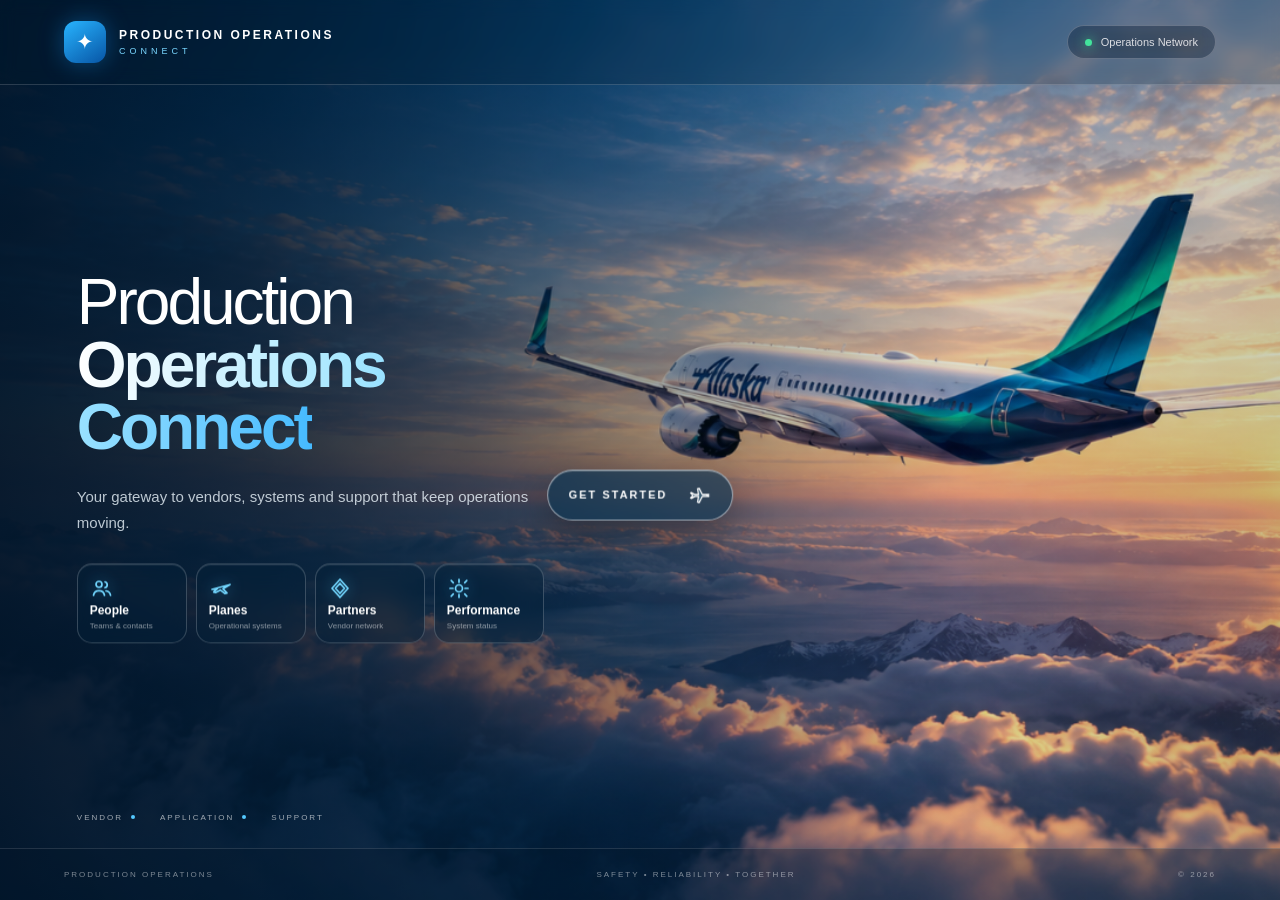
<file: welcome.html>
<!DOCTYPE html>
<html lang="en">

<head>
    <meta charset="UTF-8">

    <meta
        name="viewport"
        content="width=device-width, initial-scale=1.0"
    >

    <title>Production Operations Connect</title>
    <link rel="icon" type="image/png" href="public/favicon.png">

    <link
        rel="stylesheet"
        href="css/welcome.css"
    >
    <link rel="stylesheet" href="css/motion.css">
    <script defer src="js/motion.js"></script>
    <script defer src="js/sidebar-active.js"></script>
</head>

<body>

    <!-- =====================================================
         WELCOME PAGE
    ====================================================== -->

    <div class="welcome-page">

        <!-- Dark overlay -->
        <div class="image-overlay"></div>


        <!-- =================================================
             TOP HEADER
        ================================================== -->

        <header class="topbar">

            <div class="brand">

                <div class="brand-logo">
                    ✦
                </div>

                <div class="brand-text">

                    <div class="brand-name">
                        PRODUCTION OPERATIONS
                    </div>

                    <div class="brand-connect">
                        CONNECT
                    </div>

                </div>

            </div>


            <div class="network-status">

                <span class="status-dot"></span>

                <span>
                    Operations Network
                </span>

            </div>

        </header>


        <!-- =================================================
             MAIN CONTENT
        ================================================== -->

        <main class="welcome-content">


            <!-- Main title -->

            <h1>

                Production

                <br>

                <span>
                    Operations Connect
                </span>

            </h1>


            <!-- Description -->

            <p class="description">

                Your gateway to vendors, systems and
                support that keep operations moving.

            </p>


            <!-- =================================================
                 FEATURE CARDS
            ================================================== -->

            <div class="feature-grid">


                <div class="feature-card">

                    <div class="feature-icon">
                        <svg viewBox="0 0 24 24" aria-hidden="true">
                            <circle cx="9" cy="8" r="3"></circle>
                            <path d="M3.5 19c.5-3.1 2.3-4.7 5.5-4.7s5 1.6 5.5 4.7"></path>
                            <path d="M15 5.5a3 3 0 0 1 0 5.8"></path>
                            <path d="M16 14.5c2.7.4 4.2 1.8 4.5 4.5"></path>
                        </svg>
                    </div>

                    <div>

                        <h3>
                            People
                        </h3>

                        <p>
                            Teams & contacts
                        </p>

                    </div>

                </div>


                <div class="feature-card">

                    <div class="feature-icon">
                        <svg viewBox="0 0 24 24" aria-hidden="true">
                            <path d="m3 13 18-4.8-7.1 4.2 4.1 4.2-2.2.6-4.5-3.5-4.8 2.5-1.8-.5 3.8-3.6L3 13Z"></path>
                        </svg>
                    </div>

                    <div>

                        <h3>
                            Planes
                        </h3>

                        <p>
                            Operational systems
                        </p>

                    </div>

                </div>


                <div class="feature-card">

                    <div class="feature-icon">
                        <svg viewBox="0 0 24 24" aria-hidden="true">
                            <path d="m12 3 8 9-8 9-8-9 8-9Z"></path>
                            <path d="m12 7 4.5 5-4.5 5-4.5-5L12 7Z"></path>
                        </svg>
                    </div>

                    <div>

                        <h3>
                            Partners
                        </h3>

                        <p>
                            Vendor network
                        </p>

                    </div>

                </div>


                <div class="feature-card">

                    <div class="feature-icon">
                        <svg viewBox="0 0 24 24" aria-hidden="true">
                            <path d="M12 3v3"></path>
                            <path d="M12 18v3"></path>
                            <path d="m4.2 4.2 2.1 2.1"></path>
                            <path d="m17.7 17.7 2.1 2.1"></path>
                            <path d="M3 12h3"></path>
                            <path d="M18 12h3"></path>
                            <path d="m4.2 19.8 2.1-2.1"></path>
                            <path d="m17.7 6.3 2.1-2.1"></path>
                            <circle cx="12" cy="12" r="3.5"></circle>
                        </svg>
                    </div>

                    <div>

                        <h3>
                            Performance
                        </h3>

                        <p>
                            System status
                        </p>

                    </div>

                </div>


            </div>


        </main>


        <!-- =================================================
             CENTER GET STARTED BUTTON
        ================================================== -->

        <button
            id="getStartedButton"
            class="get-started-button"
            type="button"
        >

            <span>
                GET STARTED
            </span>

            <span class="arrow">
                <svg viewBox="0 0 24 24" aria-hidden="true">
                    <path d="M2.5 12h7.1L13 5.2l1.8.5-1.1 6.3h4.1l3.7-2.2.9.4-2.5 2.8 2.5 2.8-.9.4-3.7-2.2h-4.1l1.1 6.3-1.8.5-3.4-6.8H2.5l2.2-1.5L2.5 12Z"></path>
                </svg>
            </span>

        </button>


        <!-- =================================================
             BOTTOM LABEL
        ================================================== -->

        <div class="bottom-info">

            <span>
                VENDOR
            </span>

            <span>
                APPLICATION
            </span>

            <span>
                SUPPORT
            </span>

        </div>


        <!-- =================================================
             FOOTER
        ================================================== -->

        <footer class="footer">

            <span>
                PRODUCTION OPERATIONS
            </span>

            <span>
                SAFETY • RELIABILITY • TOGETHER
            </span>

            <span>
                © 2026
            </span>

        </footer>


    </div>


    <script src="js/welcome.js"></script>

</body>

</html>
</file>
<file: admin-react-dist/assets/admin.css>
/* src/styles.css */
:root {
  font-family:
    Inter,
    Arial,
    sans-serif;
  color: #073b76;
  background: #062e5a;
}
* {
  box-sizing: border-box;
}
body {
  margin: 0;
  min-width: 320px;
  background:
    linear-gradient(
      135deg,
      rgba(2, 37, 75, .84),
      rgba(23, 114, 184, .58)),
    url("./dashboard-bg.png") center/cover fixed;
}
button,
input,
textarea {
  font: inherit;
}
button {
  cursor: pointer;
  border: 0;
  border-radius: 10px;
  padding: 11px 16px;
  color: white;
  font-weight: 700;
  background: #087ee8;
}
.app {
  display: grid;
  grid-template-columns: 220px 1fr;
  min-height: 100vh;
}
aside {
  padding: 38px 22px;
  background: rgba(1, 42, 84, .76);
  color: white;
  backdrop-filter: blur(18px);
}
aside h1 {
  margin: 0;
  font-family: Georgia, serif;
  font-size: 39px;
}
aside p {
  margin: 0 0 35px;
  letter-spacing: 4px;
  font-size: 11px;
}
aside a {
  display: block;
  margin: 7px 0;
  padding: 13px;
  border-radius: 10px;
  color: #dbeeff;
  text-decoration: none;
  font-weight: 700;
}
aside a.active,
aside a:hover {
  background: rgba(39, 145, 239, .75);
  color: white;
}
section {
  padding: 28px;
}
.top,
.panel,
.stats article {
  border: 1px solid rgba(255, 255, 255, .5);
  border-radius: 18px;
  background: rgba(234, 247, 255, .66);
  box-shadow: 0 14px 32px rgba(0, 38, 78, .18);
  backdrop-filter: blur(18px);
}
.top {
  display: flex;
  justify-content: space-between;
  align-items: center;
  padding: 26px;
  color: #073b76;
}
.top h1,
.panel h2 {
  margin: 5px 0;
}
.top p,
.panel p,
small {
  color: #466f92;
}
.secondary {
  color: #07599e;
  background: rgba(255, 255, 255, .74);
}
.stats {
  display: grid;
  grid-template-columns: repeat(3, 1fr);
  gap: 14px;
  margin: 15px 0;
}
.stats article {
  padding: 19px;
}
.stats strong {
  display: block;
  font-size: 28px;
}
.stats span {
  color: #315f84;
  font-weight: 700;
}
.panel {
  margin-top: 15px;
  padding: 20px;
}
.panel header {
  display: flex;
  justify-content: space-between;
  gap: 15px;
  align-items: center;
}
input,
textarea {
  width: 100%;
  border: 1px solid rgba(52, 118, 166, .22);
  border-radius: 9px;
  padding: 10px;
  color: #073b76;
  background: rgba(255, 255, 255, .72);
}
.panel header input {
  max-width: 320px;
}
.row {
  display: flex;
  justify-content: space-between;
  align-items: center;
  gap: 15px;
  padding: 14px 0;
  border-bottom: 1px solid rgba(43, 100, 146, .14);
}
.row span {
  display: block;
  margin-top: 4px;
  color: #54799d;
  font-size: 13px;
}
.modal {
  position: fixed;
  inset: 0;
  display: grid;
  place-items: center;
  padding: 20px;
  background: rgba(1, 29, 57, .52);
}
.editor {
  width: min(900px, 100%);
  max-height: 90vh;
  overflow: auto;
  padding: 24px;
  border-radius: 20px;
  background: #e9f6ff;
}
.editor header,
.editor footer {
  display: flex;
  justify-content: space-between;
  align-items: center;
  gap: 12px;
}
.editor header button {
  padding: 6px 12px;
}
.form-grid {
  display: grid;
  grid-template-columns: repeat(2, 1fr);
  gap: 13px;
  margin: 20px 0;
}
label {
  display: grid;
  gap: 6px;
  color: #315f84;
  font-size: 12px;
  font-weight: 800;
  text-transform: uppercase;
}
textarea {
  min-height: 88px;
  resize: vertical;
}
@media (max-width: 720px) {
  .app {
    grid-template-columns: 1fr;
  }
  aside {
    display: flex;
    overflow-x: auto;
    gap: 4px;
    padding: 15px;
  }
  aside h1,
  aside p {
    display: none;
  }
  aside a {
    white-space: nowrap;
  }
  section {
    padding: 14px;
  }
  .top,
  .panel header,
  .row {
    align-items: stretch;
    flex-direction: column;
  }
  .stats,
  .form-grid {
    grid-template-columns: 1fr;
  }
  .panel header input {
    max-width: none;
  }
}

/* src/login.css */
.login.login {
  --login-navy: #003b71;
  --login-blue: #0074c8;
  --login-sky: #56b4e9;
  --login-pale: #eaf4fb;
  min-height: 100vh;
  height: 100vh;
  display: grid;
  place-items: center;
  overflow-y: auto;
  padding: 28px;
  background:
    linear-gradient(
      135deg,
      #f2f7fb 0%,
      #e4f2fb 52%,
      #f4f9fc 100%);
}
.login.login form {
  position: relative;
  isolation: isolate;
  overflow: hidden;
  width: min(456px, 100%);
  display: grid;
  gap: 16px;
  padding: 0 0 24px;
  border: 1px solid #b9d9ed;
  border-radius: 20px;
  background: #fff;
  box-shadow: 0 22px 54px rgba(0, 59, 113, .17), 0 3px 10px rgba(0, 59, 113, .08);
  animation: loginEnter .72s cubic-bezier(.22, .78, .25, 1) both;
}
.login.login form::before {
  content: "";
  position: absolute;
  inset: 0 0 auto;
  z-index: -1;
  height: 4px;
  background:
    linear-gradient(
      90deg,
      var(--login-sky),
      #b7e7ff,
      var(--login-sky));
}
.login.login form > * {
  position: relative;
  z-index: 1;
}
.login.login .login-brand {
  display: grid;
  justify-items: center;
  width: 100%;
  padding: 30px 22px 25px;
  border-radius: 19px 19px 0 0;
  background:
    linear-gradient(
      125deg,
      #003b71 0%,
      #005a9e 54%,
      #0074c8 100%);
  text-align: center;
  animation: brandReveal .55s ease-out .12s both;
}
.login-brand-row {
  display: flex;
  align-items: center;
  justify-content: center;
  gap: 12px;
}
.login-brand-icon {
  width: 58px;
  height: 58px;
  object-fit: contain;
  border-radius: 12px;
}
.login-brand-copy {
  display: grid;
  justify-items: start;
  text-align: left;
}
.login.login .login-brand strong {
  color: #fff;
  font: italic 45px Georgia, serif;
}
.login.login .login-brand span {
  margin-top: -4px;
  color: #c8eaff;
  font-size: 13px;
  font-weight: 800;
  letter-spacing: 7px;
}
.login.login .login-brand h1 {
  margin: 19px 0 0;
  color: #fff;
  font-size: 27px;
  line-height: 1.2;
  animation: titleReveal .5s ease-out .38s both;
}
.login.login .login-brand p {
  margin: 8px 0 0;
  color: #f2f9fe;
  font-size: 13px;
  animation: titleReveal .5s ease-out .46s both;
}
.login.login label,
.login.login .error,
.login.login .sign-in,
.login.login .access-message,
.login.login .security-note {
  margin-right: 28px;
  margin-left: 28px;
}
.login.login label {
  display: grid;
  gap: 8px;
  color: #15324b;
  font-size: 12px;
  font-weight: 800;
  text-transform: uppercase;
}
.input-wrap {
  display: flex;
  align-items: center;
  gap: 12px;
  height: 52px;
  padding: 0 14px;
  border: 1px solid #c6dfef;
  border-radius: 10px;
  background: #f2f7fb;
  transition:
    border-color .2s ease,
    box-shadow .2s ease,
    background .2s ease;
}
.input-wrap:focus-within {
  border-color: #0074c8;
  background: #fff;
  box-shadow: 0 0 0 3px rgba(0, 116, 200, .17);
}
.input-wrap i {
  color: #317eae;
  font-style: normal;
  font-size: 17px;
}
.input-wrap:focus-within i {
  color: #0074c8;
}
.input-wrap input {
  min-width: 0;
  border: 0;
  padding: 0;
  background: transparent;
  outline: 0;
  color: #15324b;
}
.input-wrap input::placeholder {
  color: #617f96;
  opacity: 1;
}
.login.login .show-password {
  flex: 0 0 auto;
  padding: 5px 0 5px 5px;
  color: #0065a8;
  background: transparent;
  font-weight: 700;
}
.login.login .show-password:hover {
  color: #003b71;
}
.login.login .show-password:focus-visible {
  outline: 2px solid #0074c8;
  outline-offset: 3px;
}
.login.login .sign-in {
  width: auto;
  min-height: 52px;
  border: 1px solid #005eb8;
  border-radius: 10px;
  color: #fff;
  background:
    linear-gradient(
      110deg,
      #0074c8 0%,
      #005eb8 100%);
  box-shadow: 0 7px 16px rgba(0, 94, 184, .22);
  font-weight: 800;
  transition:
    transform .18s ease,
    box-shadow .18s ease,
    filter .18s ease;
}
.login.login .sign-in:hover:not(:disabled) {
  transform: translateY(-1px);
  filter: brightness(.94);
  box-shadow: 0 10px 20px rgba(0, 75, 145, .28);
}
.login.login .sign-in:active:not(:disabled) {
  transform: translateY(1px);
  box-shadow: 0 3px 8px rgba(0, 75, 145, .2);
}
.login.login .sign-in:focus-visible {
  outline: 3px solid rgba(0, 116, 200, .4);
  outline-offset: 3px;
}
.login.login .error {
  margin-top: -7px;
  margin-bottom: 0;
  color: #b4233d;
  font-size: 13px;
  font-weight: 700;
}
.login.login .sign-in:disabled {
  cursor: wait;
  background:
    linear-gradient(
      135deg,
      #14a978,
      #07875a);
  animation: accessPulse .85s ease-in-out;
}
.login.login .access-message {
  margin-top: -4px;
  padding: 10px 12px;
  border-radius: 8px;
  color: #087554;
  background: #e4f8ee;
  font-size: 12px;
  font-weight: 800;
  text-align: center;
  animation: accessReveal .25s ease-out;
}
.login.login .access-granted {
  animation: accessGlow .85s ease-in-out;
}
.login.login .security-note {
  display: flex;
  align-items: flex-start;
  gap: 11px;
  margin-top: 3px;
  padding: 12px;
  border-left: 3px solid #56b4e9;
  border-radius: 0 8px 8px 0;
  color: #15324b;
  background: #eaf4fb;
  font-size: 12px;
  line-height: 1.5;
}
.login.login .security-note span {
  flex: 0 0 auto;
}
@keyframes accessPulse {
  50% {
    transform: scale(1.025);
    box-shadow: 0 0 0 8px rgba(27, 202, 137, .16);
  }
}
@keyframes accessReveal {
  from {
    opacity: 0;
    transform: translateY(-7px);
  }
  to {
    opacity: 1;
    transform: translateY(0);
  }
}
@keyframes accessGlow {
  50% {
    box-shadow: 0 0 0 5px rgba(59, 218, 154, .22), 0 26px 62px rgba(0, 24, 54, .42);
  }
}
@keyframes loginEnter {
  from {
    opacity: 0;
    transform: translateY(18px) scale(.98);
  }
  to {
    opacity: 1;
    transform: translateY(0) scale(1);
  }
}
@keyframes brandReveal {
  from {
    opacity: 0;
    transform: translateY(8px);
  }
  to {
    opacity: 1;
    transform: translateY(0);
  }
}
@keyframes titleReveal {
  from {
    opacity: 0;
    transform: translateY(5px);
  }
  to {
    opacity: 1;
    transform: translateY(0);
  }
}
@media (prefers-reduced-motion: reduce) {
  .login.login form,
  .login.login .login-brand,
  .login.login .login-brand h1,
  .login.login .login-brand p,
  .login.login .sign-in:disabled,
  .login.login .access-message,
  .login.login .access-granted {
    animation: none;
  }
  .login.login form {
    opacity: 1;
    transform: none;
  }
}
@media (max-width: 540px) {
  .login.login {
    padding: 14px;
  }
  .login.login form {
    width: min(456px, 100%);
  }
  .login.login .login-brand {
    padding: 26px 17px 23px;
  }
  .login.login .login-brand h1 {
    font-size: 24px;
  }
  .login.login label,
  .login.login .error,
  .login.login .sign-in,
  .login.login .access-message,
  .login.login .security-note {
    margin-right: 19px;
    margin-left: 19px;
  }
}
.top-actions {
  display: flex;
  gap: 10px;
  flex-wrap: wrap;
}
.password-editor {
  width: min(460px, 100%);
  display: grid;
  gap: 15px;
}

/* src/admin-ui.css */
:root {
  font-family:
    Inter,
    "Segoe UI",
    Arial,
    sans-serif;
  color: #e8f5ff;
  background: #061a31;
}
html {
  scroll-behavior: smooth;
}
html,
body {
  height: 100%;
}
body {
  min-width: 320px;
  overflow: hidden;
  background:
    linear-gradient(
      110deg,
      rgba(2, 15, 35, .94),
      rgba(3, 47, 91, .77)),
    url("./dashboard-bg.png") center / cover fixed;
}
button,
input,
textarea {
  font: inherit;
}
button {
  cursor: pointer;
}
.app {
  height: 100vh;
  min-height: 0;
  display: grid;
  grid-template-columns: 224px minmax(0, 1fr);
  background:
    radial-gradient(
      circle at 78% 9%,
      rgba(33, 174, 255, .14),
      transparent 32%),
    linear-gradient(
      90deg,
      rgba(2, 12, 29, .82),
      transparent 42%);
}
.app::before {
  content: "";
  position: fixed;
  inset: 0;
  pointer-events: none;
  opacity: .32;
  background-image:
    linear-gradient(rgba(94, 194, 255, .05) 1px, transparent 1px),
    linear-gradient(
      90deg,
      rgba(94, 194, 255, .05) 1px,
      transparent 1px);
  background-size: 56px 56px;
  mask-image:
    linear-gradient(
      135deg,
      black,
      transparent 72%);
}
.sidebar {
  position: sticky;
  top: 0;
  z-index: 4;
  height: 100vh;
  min-height: 100vh;
  display: flex;
  flex-direction: column;
  padding: 27px 16px 20px;
  border-right: 1px solid rgba(153, 222, 255, .14);
  background: rgba(3, 21, 45, .86);
  box-shadow: 16px 0 42px rgba(0, 0, 0, .24);
  backdrop-filter: blur(16px);
}
.sidebar-brand {
  display: flex;
  align-items: center;
  gap: 10px;
  padding: 0 10px 27px;
  border-bottom: 1px solid rgba(164, 222, 255, .12);
}
.sidebar-brand img {
  width: 35px;
  height: 35px;
  object-fit: contain;
}
.sidebar-brand strong {
  display: block;
  color: white;
  font-family: Georgia, serif;
  font-size: 26px;
}
.sidebar-brand span {
  display: block;
  margin-top: -1px;
  color: #79b9e5;
  font-size: 8px;
  letter-spacing: 2.5px;
}
.sidebar-label {
  margin: 25px 10px 9px;
  color: #4e87b2;
  font-size: 9px;
  font-weight: 800;
  letter-spacing: 1.7px;
}
.sidebar nav {
  display: grid;
  gap: 5px;
}
.sidebar nav a {
  position: relative;
  display: flex;
  align-items: center;
  gap: 12px;
  min-height: 43px;
  padding: 0 12px;
  border: 1px solid transparent;
  color: #9fc9e7;
  font-size: 12px;
  font-weight: 700;
  text-decoration: none;
  transition:
    background .18s ease,
    color .18s ease,
    transform .18s ease;
}
.sidebar nav a > span {
  width: 21px;
  color: #6eb8ec;
  font-size: 18px;
  text-align: center;
}
.sidebar nav a:hover {
  color: white;
  background: rgba(40, 154, 224, .13);
  transform: translateX(2px);
}
.sidebar nav a.active {
  color: white;
  border-color: rgba(70, 190, 255, .25);
  background:
    linear-gradient(
      90deg,
      rgba(14, 132, 211, .38),
      rgba(23, 89, 157, .16));
  box-shadow: inset 3px 0 #35b7ff;
}
.sidebar nav a.active > span {
  color: #62d1ff;
}
.sidebar nav a b {
  margin-left: auto;
  color: #65e1ae;
  font-size: 8px;
  letter-spacing: .8px;
}
.sidebar-quote {
  flex: 0 0 auto;
  width: 100%;
  max-width: 150px;
  margin-top: auto;
  padding: 0 10px;
  color: rgba(196, 231, 248, .66);
  font-size: clamp(9px, .72vw, 12px);
  font-weight: 700;
  line-height: 1.45;
  white-space: normal;
}
.sidebar-footer {
  display: flex;
  align-items: center;
  gap: 9px;
  margin-top: auto;
  padding: 14px 10px 2px;
  border-top: 1px solid rgba(164, 222, 255, .12);
}
.sidebar-footer strong,
.sidebar-footer small {
  display: block;
}
.sidebar-footer strong {
  color: #c8e8fa;
  font-size: 10px;
}
.sidebar-footer small {
  margin-top: 3px;
  color: #5684a5;
  font-size: 9px;
}
.online-dot {
  display: inline-block;
  width: 7px;
  height: 7px;
  border-radius: 50%;
  background: #42dc9b;
  box-shadow: 0 0 0 4px rgba(66, 220, 155, .1), 0 0 13px rgba(66, 220, 155, .7);
}
.dashboard {
  position: relative;
  z-index: 1;
  width: 100%;
  max-width: 1760px;
  margin: 0 auto;
  padding: 25px 38px 32px;
}
.dashboard {
  min-height: 0;
  overflow-y: auto;
  overflow-x: hidden;
  scrollbar-color: rgba(83, 190, 240, .55) rgba(4, 28, 52, .35);
  scrollbar-width: thin;
}
.dashboard::-webkit-scrollbar {
  width: 8px;
}
.dashboard::-webkit-scrollbar-track {
  background: rgba(4, 28, 52, .35);
}
.dashboard::-webkit-scrollbar-thumb {
  border-radius: 4px;
  background: rgba(83, 190, 240, .55);
}
.command-header {
  display: flex;
  align-items: center;
  justify-content: space-between;
  gap: 30px;
  padding: 18px 0 22px;
  border-bottom: 1px solid rgba(143, 213, 252, .16);
}
.header-copy small,
.section-heading small {
  color: #5cbef0;
  font-size: 9px;
  font-weight: 800;
  letter-spacing: 1.9px;
}
.header-copy h1 {
  margin: 7px 0 6px;
  color: white;
  font-size: clamp(30px, 3.1vw, 47px);
  font-weight: 750;
  letter-spacing: -.9px;
}
.header-copy p {
  margin: 0;
  color: #8fb5d0;
  font-size: 13px;
}
.header-actions {
  display: flex;
  align-items: center;
  gap: 9px;
}
.header-button {
  padding: 10px 14px;
  border: 1px solid rgba(115, 205, 250, .28);
  border-radius: 7px;
  color: #d9f2ff;
  background: rgba(11, 71, 117, .74);
  font-size: 11px;
  font-weight: 750;
  transition:
    background .18s ease,
    border-color .18s ease,
    transform .18s ease;
}
.header-button:hover {
  border-color: rgba(119, 220, 255, .6);
  background: #0a79c8;
  transform: translateY(-1px);
}
.header-button.logout {
  color: #8ab6d3;
  background: transparent;
}
.command-line {
  display: flex;
  justify-content: space-between;
  padding: 11px 1px 15px;
  color: #5986a5;
  font-size: 9px;
  font-weight: 800;
  letter-spacing: 1.1px;
}
.command-line span {
  display: flex;
  align-items: center;
  gap: 8px;
}
.metrics {
  display: grid;
  grid-template-columns: repeat(3, minmax(0, 1fr));
  gap: 12px;
}
.metric {
  position: relative;
  display: flex;
  align-items: center;
  gap: 13px;
  min-height: 106px;
  padding: 18px;
  overflow: hidden;
  border: 1px solid rgba(125, 205, 244, .22);
  background:
    linear-gradient(
      115deg,
      rgba(12, 60, 102, .83),
      rgba(6, 30, 59, .83));
  box-shadow: 0 16px 30px rgba(0, 0, 0, .18);
}
.metric::after {
  content: "";
  position: absolute;
  width: 110px;
  height: 110px;
  right: -34px;
  bottom: -53px;
  border: 1px solid currentColor;
  border-radius: 50%;
  opacity: .2;
}
.metric-icon {
  display: grid;
  width: 40px;
  height: 40px;
  flex: 0 0 40px;
  place-items: center;
  border: 1px solid currentColor;
  color: #58caff;
  background: rgba(31, 170, 240, .12);
  font-size: 18px;
}
.metric small,
.metric strong,
.metric span {
  display: block;
}
.metric small {
  color: #71a5c4;
  font-size: 9px;
  font-weight: 800;
  letter-spacing: 1.3px;
}
.metric strong {
  margin: 3px 0 2px;
  color: white;
  font-size: 31px;
  line-height: 1;
  letter-spacing: -.6px;
}
.metric span {
  color: #86a9c1;
  font-size: 10px;
}
.metric-state {
  position: absolute;
  top: 15px;
  right: 16px;
  color: #47dda0;
  font-size: 9px;
  font-style: normal;
}
.metric-green .metric-icon {
  color: #43dda0;
  background: rgba(45, 219, 153, .1);
}
.metric-purple .metric-icon {
  color: #b69cff;
  background: rgba(143, 107, 255, .11);
}
.section-block {
  margin-top: 24px;
}
.section-heading {
  display: flex;
  align-items: end;
  justify-content: space-between;
  gap: 18px;
  margin-bottom: 12px;
}
.section-heading h2 {
  margin: 4px 0 0;
  color: #f2faff;
  font-size: 18px;
  font-weight: 700;
  letter-spacing: -.2px;
}
.section-heading > span {
  color: #5c91b3;
  font-size: 9px;
  font-weight: 800;
  letter-spacing: 1.2px;
}
.module-grid {
  display: grid;
  grid-template-columns: repeat(6, minmax(0, 1fr));
  gap: 8px;
}
.operation-module {
  display: flex;
  align-items: center;
  gap: 9px;
  min-height: 73px;
  padding: 12px 11px;
  border: 1px solid rgba(114, 192, 235, .16);
  color: inherit;
  background: rgba(6, 38, 70, .7);
  text-decoration: none;
  transition:
    border-color .2s ease,
    background .2s ease,
    transform .2s ease;
}
.operation-module:hover {
  border-color: rgba(77, 202, 255, .54);
  background: rgba(9, 75, 119, .78);
  transform: translateY(-2px);
}
.module-icon {
  display: grid;
  width: 27px;
  height: 27px;
  flex: 0 0 27px;
  place-items: center;
  border: 1px solid rgba(80, 200, 255, .3);
  color: #5ccfff;
  font-size: 14px;
}
.operation-module strong,
.operation-module small {
  display: block;
}
.operation-module strong {
  color: #def2ff;
  font-size: 10px;
  line-height: 1.2;
}
.operation-module small {
  margin-top: 4px;
  color: #7199b4;
  font-size: 8px;
  line-height: 1.25;
}
.operation-module b {
  margin-left: auto;
  align-self: flex-start;
  color: #4ca8d3;
  font-size: 13px;
}
.status-table,
.vendor-console-grid,
.activity-list {
  border-top: 1px solid rgba(130, 205, 240, .15);
}
.status-row {
  display: grid;
  grid-template-columns: 38px minmax(180px, 1fr) 105px 82px 108px 64px;
  align-items: center;
  gap: 12px;
  min-height: 63px;
  padding: 7px 12px;
  border-bottom: 1px solid rgba(130, 205, 240, .11);
  background: rgba(3, 28, 54, .42);
  transition: background .18s ease;
}
.status-row:hover {
  background: rgba(14, 74, 111, .57);
}
.status-app-icon {
  display: grid;
  width: 34px;
  height: 34px;
  place-items: center;
  border: 1px solid rgba(88, 183, 231, .22);
  background: rgba(135, 208, 245, .08);
}
.status-app-icon img {
  width: 27px;
  height: 27px;
  object-fit: contain;
}
.status-app-name strong,
.status-app-name small {
  display: block;
}
.status-app-name strong {
  color: #e0f3ff;
  font-size: 12px;
}
.status-app-name small {
  overflow: hidden;
  margin-top: 3px;
  color: #6d99b7;
  font-size: 9px;
  text-overflow: ellipsis;
  white-space: nowrap;
}
.status-pill,
.severity-tag {
  width: fit-content;
  padding: 4px 7px;
  font-size: 8px;
  font-weight: 800;
  white-space: nowrap;
}
.status-pill {
  color: #72e4b0;
  border: 1px solid rgba(73, 220, 153, .2);
  background: rgba(35, 178, 119, .1);
}
.status-pill i {
  display: inline-block;
  width: 5px;
  height: 5px;
  margin-right: 5px;
  border-radius: 50%;
  background: #48dc9d;
}
.severity-tag {
  color: #ff9fac;
  border: 1px solid rgba(255, 128, 144, .24);
  background: rgba(227, 62, 87, .13);
}
.severity-tag.high {
  color: #ffc180;
  border-color: rgba(255, 174, 89, .24);
  background: rgba(218, 124, 35, .13);
}
.severity-tag.medium {
  color: #ffe18a;
  border-color: rgba(255, 215, 99, .24);
  background: rgba(221, 174, 29, .13);
}
.severity-tag.low {
  color: #7ce3b5;
  border-color: rgba(77, 220, 159, .24);
  background: rgba(42, 176, 112, .13);
}
.sla-value {
  color: #82a9c0;
  font-size: 9px;
  white-space: nowrap;
}
.text-action {
  justify-self: end;
  padding: 0;
  border: 0;
  color: #55c9ff;
  background: transparent;
  font-size: 10px;
  font-weight: 800;
  white-space: nowrap;
}
.text-action:hover {
  color: white;
  transform: translateX(2px);
}
.vendor-heading input {
  width: 210px;
  padding: 8px 10px;
  border: 1px solid rgba(109, 199, 243, .22);
  border-radius: 5px;
  outline: none;
  color: #dff4ff;
  background: rgba(4, 31, 59, .72);
  font-size: 10px;
}
.vendor-heading input::placeholder {
  color: #668da8;
}
.vendor-console-grid {
  display: grid;
  grid-template-columns: repeat(3, minmax(0, 1fr));
  gap: 8px;
  border-top: 0;
}
.vendor-console-card {
  position: relative;
  min-height: 174px;
  display: flex;
  flex-direction: column;
  padding: 14px;
  border: 1px solid rgba(105, 190, 232, .15);
  background: rgba(5, 35, 64, .72);
  transition:
    border-color .2s ease,
    background .2s ease,
    transform .2s ease;
}
.vendor-console-card:hover {
  border-color: rgba(76, 198, 247, .44);
  background: rgba(8, 57, 88, .78);
  transform: translateY(-2px);
}
.vendor-console-top {
  display: flex;
  align-items: center;
  gap: 9px;
}
.vendor-console-icon {
  display: grid;
  width: 34px;
  height: 34px;
  place-items: center;
  border: 1px solid rgba(71, 186, 245, .31);
  color: #69d2ff;
  background: rgba(21, 143, 211, .14);
  font-size: 16px;
}
.vendor-console-top strong,
.vendor-console-top small {
  display: block;
}
.vendor-console-top strong {
  overflow: hidden;
  color: #dbf2ff;
  font-size: 11px;
  text-overflow: ellipsis;
  white-space: nowrap;
}
.vendor-console-top small {
  margin-top: 3px;
  color: #6995b2;
  font-size: 8px;
}
.vendor-console-company {
  margin-top: 11px;
  padding-top: 9px;
  border-top: 1px solid rgba(113, 193, 232, .1);
}
.vendor-console-company small {
  display: block;
  color: #578aaa;
  font-size: 7px;
  font-weight: 800;
  letter-spacing: 1.1px;
}
.vendor-console-company strong {
  display: block;
  overflow: hidden;
  margin-top: 4px;
  color: #b9dff2;
  font-size: 10px;
  text-overflow: ellipsis;
  white-space: nowrap;
}
.vendor-console-contact {
  display: grid;
  gap: 3px;
  margin-top: 10px;
  color: #76a4bd;
  font-size: 8px;
}
.vendor-console-contact span {
  overflow: hidden;
  text-overflow: ellipsis;
  white-space: nowrap;
}
.vendor-console-card footer {
  display: flex;
  align-items: center;
  justify-content: space-between;
  gap: 8px;
  margin-top: auto;
  padding-top: 10px;
}
.vendor-console-card footer small {
  overflow: hidden;
  color: #68a0bd;
  font-size: 8px;
  font-weight: 700;
  text-overflow: ellipsis;
  white-space: nowrap;
}
.activity-list {
  display: grid;
}
.activity-item {
  display: grid;
  grid-template-columns: 10px minmax(0, 1fr) auto;
  align-items: center;
  gap: 10px;
  min-height: 53px;
  padding: 8px 12px;
  border-bottom: 1px solid rgba(130, 205, 240, .11);
  background: rgba(3, 28, 54, .42);
}
.activity-item > i {
  width: 6px;
  height: 6px;
  border-radius: 50%;
  background: #4fdba0;
  box-shadow: 0 0 10px rgba(79, 219, 160, .7);
}
.activity-item strong,
.activity-item small {
  display: block;
}
.activity-item strong {
  color: #d9effc;
  font-size: 10px;
}
.activity-item small {
  margin-top: 3px;
  color: #6e9bb7;
  font-size: 9px;
}
.activity-item time {
  color: #5d86a0;
  font-size: 8px;
  white-space: nowrap;
}
.empty-activity {
  display: flex;
  align-items: center;
  gap: 12px;
  padding: 19px 13px;
  border-top: 1px solid rgba(130, 205, 240, .15);
  color: #8cb3c9;
  background: rgba(3, 28, 54, .42);
}
.empty-activity > span {
  display: grid;
  width: 28px;
  height: 28px;
  place-items: center;
  border: 1px solid rgba(77, 220, 159, .3);
  color: #62dfa9;
}
.empty-activity strong,
.empty-activity small {
  display: block;
}
.empty-activity strong {
  color: #c5e4f3;
  font-size: 10px;
}
.empty-activity small {
  margin-top: 4px;
  color: #638ea8;
  font-size: 9px;
}
.dashboard-footer {
  display: flex;
  justify-content: space-between;
  padding-top: 24px;
  color: #426d89;
  font-size: 8px;
  font-weight: 800;
  letter-spacing: 1.3px;
}
.modal {
  z-index: 20;
  background: rgba(1, 10, 24, .73);
  backdrop-filter: blur(7px);
}
.editor {
  width: min(900px, 100%);
  max-height: 90vh;
  overflow: auto;
  border: 1px solid rgba(100, 203, 249, .28);
  border-radius: 12px;
  color: #12476d;
  background: #e8f6ff;
  box-shadow: 0 25px 70px rgba(0, 0, 0, .45);
}
.editor header,
.editor footer {
  display: flex;
  justify-content: space-between;
  align-items: center;
  gap: 12px;
}
.editor header button {
  padding: 6px 12px;
}
@media (max-width: 1180px) {
  .dashboard {
    padding: 22px 24px 30px;
  }
  .module-grid {
    grid-template-columns: repeat(3, minmax(0, 1fr));
  }
  .status-row {
    grid-template-columns: 38px minmax(140px, 1fr) 94px 72px 92px 60px;
  }
}
@media (max-width: 850px) {
  html,
  body {
    height: auto;
  }
  body {
    overflow: auto;
  }
  .app {
    grid-template-columns: 1fr;
    height: auto;
    min-height: 100vh;
  }
  .sidebar {
    position: sticky;
    height: auto;
    padding: 12px 14px;
  }
  .sidebar-brand {
    padding: 0 5px 11px;
    border-bottom: 0;
  }
  .sidebar-brand strong {
    font-size: 20px;
  }
  .sidebar-label,
  .sidebar-quote,
  .sidebar-footer {
    display: none;
  }
  .sidebar nav {
    display: flex;
    gap: 4px;
    overflow-x: auto;
  }
  .sidebar nav a {
    min-height: 35px;
    padding: 0 10px;
    white-space: nowrap;
  }
  .sidebar nav a > span {
    width: auto;
    font-size: 15px;
  }
  .sidebar nav a b {
    display: none;
  }
  .dashboard {
    height: auto;
    overflow: visible;
  }
  .command-header {
    align-items: flex-start;
    flex-direction: column;
  }
  .header-actions {
    width: 100%;
    flex-wrap: wrap;
  }
  .metrics {
    grid-template-columns: 1fr;
  }
  .vendor-console-grid {
    grid-template-columns: repeat(2, minmax(0, 1fr));
  }
}
@media (max-width: 620px) {
  .dashboard {
    padding: 17px 14px 26px;
  }
  .header-copy h1 {
    font-size: 30px;
  }
  .header-actions {
    display: grid;
    grid-template-columns: 1fr 1fr;
  }
  .command-line {
    font-size: 8px;
  }
  .module-grid,
  .vendor-console-grid {
    grid-template-columns: 1fr;
  }
  .vendor-heading {
    align-items: stretch;
    flex-wrap: wrap;
  }
  .vendor-heading input {
    width: 100%;
    order: 3;
  }
  .status-row {
    grid-template-columns: 34px minmax(0, 1fr) auto;
    gap: 8px;
    padding: 9px 6px;
  }
  .status-pill,
  .severity-tag,
  .sla-value {
    display: none;
  }
  .text-action {
    grid-column: 3;
    grid-row: 1;
  }
  .dashboard-footer {
    flex-direction: column;
    gap: 6px;
  }
}
@media (prefers-reduced-motion: reduce) {
  html {
    scroll-behavior: auto;
  }
  .app *,
  .app *::before,
  .app *::after {
    transition: none !important;
    animation: none !important;
  }
}

/* ../css/design-tokens.css */
:root {
  --aag-navy: #003366;
  --aag-navy-deep: #002943;
  --aag-aviation: #004b76;
  --aag-blue: #0074c8;
  --aag-blue-hover: #005fa5;
  --aag-sky: #00a6d6;
  --aag-sky-readable: #42c4e3;
  --aag-blue-soft: #eaf7fc;
  --aag-section-blue: #ddf3fa;
  --aag-ink: #17324d;
  --aag-muted: #536b80;
  --aag-subtle: #6b8294;
  --aag-canvas: #f0f6fa;
  --aag-surface: #ffffff;
  --aag-surface-alt: #f6fbfd;
  --aag-border: #d4e3ed;
  --aag-border-strong: #abc6d8;
  --aag-success: #18794e;
  --aag-warning: #a15c00;
  --aag-danger: #b42335;
  --aag-sidebar-blue-start: #003B71;
  --aag-sidebar-blue-mid: #004F88;
  --aag-sidebar-blue-end: #0067A8;
  --aag-sidebar-active: #087CE5;
  --aag-sidebar-active-rail: #57D5FF;
  --aag-sidebar-text: #FFFFFF;
  --aag-sidebar-muted: #C3DEEF;
  --aag-sidebar-hover: rgba(255, 255, 255, .13);
  --aag-radius-sm: 6px;
  --aag-radius-md: 10px;
  --aag-radius-lg: 14px;
  --aag-shadow-sm: 0 2px 6px rgba(0, 51, 102, .07);
  --aag-shadow-md: 0 10px 24px rgba(0, 51, 102, .12);
  --aag-font:
    "Segoe UI",
    "Helvetica Neue",
    Arial,
    sans-serif;
}

/* src/airline-admin.css */
:root {
  color-scheme: light;
  color: var(--aag-ink);
  background: var(--aag-canvas);
  font-family: var(--aag-font);
}
html,
body {
  color: var(--aag-ink);
  background: var(--aag-canvas);
}
body {
  overflow: hidden;
}
button,
input,
textarea {
  font-family: var(--aag-font);
}
:focus-visible {
  outline: 3px solid rgba(0, 119, 200, .4);
  outline-offset: 2px;
}
.app {
  grid-template-columns: 224px minmax(0, 1fr);
  background: var(--aag-canvas);
}
.app::before {
  display: none;
}
.app > .sidebar {
  border-right: 1px solid rgba(255, 255, 255, .2);
  background:
    linear-gradient(
      180deg,
      var(--aag-sidebar-blue-start) 0%,
      var(--aag-sidebar-blue-mid) 55%,
      var(--aag-sidebar-blue-end) 100%);
  box-shadow: 0 12px 32px rgba(0, 28, 54, .28), inset 0 1px 0 rgba(255, 255, 255, .12);
  backdrop-filter: none;
}
.sidebar-brand {
  border-bottom-color: rgba(255, 255, 255, .18);
}
.sidebar-brand .sidebar-logo-container {
  display: flex;
  width: 100%;
  max-width: 190px;
  align-items: center;
  justify-content: center;
  box-sizing: border-box;
  margin: 0;
  padding: 9px 10px;
  border: 1px solid rgba(255, 255, 255, .82);
  border-radius: 12px;
  background: #f4f9fc;
}
.sidebar-brand .sidebar-combined-logo {
  display: block;
  width: 100%;
  max-width: 240px;
  height: auto;
  object-fit: contain;
}
.sidebar-brand strong {
  color: #fff;
}
.sidebar-brand span {
  color: var(--aag-sidebar-muted);
}
.sidebar-label {
  color: #b4d5e9;
}
.sidebar nav a {
  border-radius: 12px;
  color: var(--aag-sidebar-text);
  transition:
    color .18s ease,
    background .18s ease,
    border-color .18s ease,
    transform .18s ease;
}
.sidebar nav a > span {
  color: #d6efff;
}
.sidebar nav a:hover {
  color: #fff;
  background: var(--aag-sidebar-hover);
  transform: translateX(2px);
}
.sidebar nav a.active {
  border-color: rgba(141, 216, 255, .3);
  color: #fff;
  background: var(--aag-sidebar-active);
  box-shadow: inset 4px 0 var(--aag-sidebar-active-rail), 0 5px 14px rgba(0, 35, 74, .2);
}
.sidebar nav a.active > span {
  color: #fff;
}
.sidebar nav a b {
  color: var(--aag-success);
}
.sidebar-quote {
  max-width: none;
  padding-top: 16px;
  border-top: 1px solid rgba(255, 255, 255, .18);
  color: #fff;
  font-size: 11px;
  letter-spacing: 1px;
  text-transform: uppercase;
}
.sidebar-copyright {
  display: block;
  padding: 10px 10px 2px;
  color: rgba(220, 239, 250, .76);
  font-size: 9px;
  line-height: 1.5;
}
.app > .sidebar :focus-visible {
  outline-color: var(--aag-sidebar-active-rail);
}
.dashboard {
  background: var(--aag-canvas);
  scrollbar-color: #9bb3c1 var(--aag-canvas);
  animation: production-page-enter .3s ease-out both;
  padding-top: 14px;
}
.dashboard::-webkit-scrollbar-track {
  background: var(--aag-canvas);
}
.dashboard::-webkit-scrollbar-thumb {
  border-radius: 999px;
  background: #9bb3c1;
}
.command-header {
  padding: 18px 20px 22px;
  border: 1px solid #c7e5f0;
  border-radius: var(--aag-radius-lg);
  background:
    linear-gradient(
      110deg,
      var(--aag-section-blue),
      #fff);
}
.header-copy small,
.section-heading small {
  color: var(--aag-aviation);
}
.header-copy h1 {
  color: var(--aag-navy);
  font-size: 34px;
  font-weight: 700;
  letter-spacing: 0;
}
.header-copy p {
  color: var(--aag-muted);
}
.header-button {
  border: 1px solid var(--aag-blue);
  border-radius: var(--aag-radius-sm);
  color: #fff;
  background: var(--aag-blue);
}
.header-button:hover {
  border-color: var(--aag-blue-hover);
  background: var(--aag-blue-hover);
}
.header-button.logout {
  border-color: var(--aag-border-strong);
  color: var(--aag-navy);
  background: var(--aag-surface);
}
.command-line {
  color: var(--aag-muted);
}
.command-line .online-dot {
  box-shadow: none;
}
.metric {
  border: 1px solid var(--aag-border);
  border-radius: var(--aag-radius-md);
  background: var(--aag-surface);
  box-shadow: var(--aag-shadow-sm);
}
.metric::after {
  display: none;
}
.metric-icon,
.metric-green .metric-icon,
.metric-purple .metric-icon {
  border: 0;
  border-radius: 8px;
  color: var(--aag-blue);
  background: var(--aag-blue-soft);
}
.metric small {
  color: var(--aag-muted);
}
.metric strong {
  color: var(--aag-navy);
}
.metric span,
.metric-state {
  color: var(--aag-muted);
}
.section-heading h2 {
  color: var(--aag-navy);
  letter-spacing: 0;
}
.section-heading > span {
  color: var(--aag-muted);
}
.operation-module {
  border: 1px solid var(--aag-border);
  border-radius: var(--aag-radius-sm);
  color: var(--aag-ink);
  background: var(--aag-surface);
}
.operation-module:hover {
  border-color: var(--aag-blue);
  background: var(--aag-blue-soft);
}
.module-icon {
  border: 0;
  border-radius: 6px;
  color: var(--aag-blue);
  background: var(--aag-blue-soft);
}
.operation-module strong {
  color: var(--aag-navy);
}
.operation-module small {
  color: var(--aag-muted);
}
.operation-module b {
  color: var(--aag-blue);
}
.status-table,
.vendor-console-grid,
.activity-list {
  border-color: var(--aag-border);
}
.status-row,
.activity-item {
  border-color: var(--aag-border);
  background: var(--aag-surface);
}
.status-row:hover {
  background: var(--aag-surface-alt);
}
.status-app-icon,
.vendor-console-icon {
  border-color: var(--aag-border);
  border-radius: 6px;
  color: var(--aag-blue);
  background: var(--aag-blue-soft);
}
.status-app-name strong,
.vendor-console-top strong,
.vendor-console-company strong,
.activity-item strong,
.empty-activity strong {
  color: var(--aag-navy);
}
.status-app-name small,
.vendor-console-top small,
.vendor-console-company small,
.vendor-console-contact,
.vendor-console-card footer small,
.activity-item small,
.activity-item time,
.empty-activity small {
  color: var(--aag-muted);
}
.status-pill {
  color: var(--aag-success);
  border-color: #c8e4d7;
  background: #eff8f3;
}
.status-pill i {
  background: var(--aag-success);
}
.severity-tag {
  color: var(--aag-danger);
  border-color: #f0d0d5;
  background: #fff5f6;
}
.severity-tag.high {
  color: var(--aag-warning);
  border-color: #efd8ba;
  background: #fff8ef;
}
.severity-tag.medium {
  color: #816400;
  border-color: #eee2b9;
  background: #fffbee;
}
.severity-tag.low {
  color: var(--aag-success);
  border-color: #c8e4d7;
  background: #eff8f3;
}
.sla-value,
.dashboard-footer {
  color: var(--aag-muted);
}
.text-action {
  color: var(--aag-blue);
}
.text-action:hover {
  color: var(--aag-blue-hover);
}
.vendor-heading input {
  border: 1px solid var(--aag-border-strong);
  border-radius: var(--aag-radius-sm);
  color: var(--aag-ink);
  background: var(--aag-surface);
}
.vendor-heading input::placeholder {
  color: var(--aag-subtle);
}
.vendor-console-card {
  border: 1px solid var(--aag-border);
  border-radius: var(--aag-radius-sm);
  background: var(--aag-surface);
}
.vendor-console-card:hover {
  border-color: var(--aag-blue);
  background: var(--aag-surface);
}
.empty-activity {
  border-color: var(--aag-border);
  color: var(--aag-muted);
  background: var(--aag-surface);
}
.empty-activity > span {
  border-color: #c8e4d7;
  border-radius: 6px;
  color: var(--aag-success);
}
.modal {
  background: rgba(0, 28, 52, .48);
  backdrop-filter: none;
}
.editor {
  border: 1px solid var(--aag-border);
  border-radius: var(--aag-radius-lg);
  color: var(--aag-ink);
  background: var(--aag-surface);
  box-shadow: 0 20px 55px rgba(0, 32, 58, .2);
}
.editor header h2 {
  color: var(--aag-navy);
}
.editor input,
.editor textarea {
  border: 1px solid var(--aag-border-strong);
  border-radius: var(--aag-radius-sm);
  color: var(--aag-ink);
  background: var(--aag-surface);
}
.editor input:focus,
.editor textarea:focus {
  border-color: var(--aag-blue);
  outline: 2px solid rgba(0, 119, 200, .15);
}
.editor button:not(.secondary) {
  border: 1px solid var(--aag-blue);
  border-radius: var(--aag-radius-sm);
  color: #fff;
  background: var(--aag-blue);
}
.editor button:not(.secondary):hover {
  background: var(--aag-blue-hover);
}
.editor button.secondary {
  border: 1px solid var(--aag-border-strong);
  border-radius: var(--aag-radius-sm);
  color: var(--aag-navy);
  background: var(--aag-surface);
}
.editor header button:not(.secondary) {
  width: 36px;
  height: 36px;
  padding: 0;
  border: 1px solid var(--aag-border) !important;
  border-radius: var(--aag-radius-sm);
  color: var(--aag-navy) !important;
  background: var(--aag-surface) !important;
}
.editor-tabs {
  display: flex;
  gap: 4px;
  overflow-x: auto;
  border-bottom: 1px solid var(--aag-border);
}
.editor-tabs button:not(.secondary) {
  min-height: 40px;
  padding: 0 12px;
  border: 0;
  border-bottom: 2px solid transparent;
  border-radius: 0;
  color: var(--aag-muted);
  background: transparent;
}
.editor-tabs button.active:not(.secondary) {
  border-bottom-color: var(--aag-blue);
  color: var(--aag-blue);
  background: transparent;
}
.login {
  background: var(--aag-canvas);
  animation: production-page-enter .3s ease-out both;
}
body.page-is-leaving .dashboard,
body.page-is-leaving .login {
  animation: production-page-leave .24s ease-in both;
}
@keyframes production-page-enter {
  from {
    opacity: 0;
    transform: translateY(5px);
  }
  to {
    opacity: 1;
    transform: translateY(0);
  }
}
@keyframes production-page-leave {
  from {
    opacity: 1;
  }
  to {
    opacity: 0;
  }
}
.login form {
  border: 1px solid var(--aag-border);
  border-radius: var(--aag-radius-lg);
  background: var(--aag-surface);
  box-shadow: var(--aag-shadow-md);
  backdrop-filter: none;
  -webkit-backdrop-filter: none;
}
.login-brand b {
  border-radius: 8px;
  background: var(--aag-blue);
  box-shadow: none;
}
.login .sign-in {
  border-color: var(--aag-blue);
  border-radius: var(--aag-radius-sm);
  background: var(--aag-blue);
  box-shadow: none;
}
.login .sign-in:hover {
  background: var(--aag-blue-hover);
  box-shadow: none;
}
@media (max-width: 850px) {
  .app {
    grid-template-columns: 1fr;
    height: auto;
    min-height: 100vh;
  }
  .app > .sidebar {
    position: sticky;
    z-index: 4;
    height: auto;
    min-height: 0;
    padding: 10px 14px;
    border-right: 0;
    border-bottom: 1px solid var(--aag-border);
  }
  .sidebar-brand {
    padding: 0 5px 9px;
  }
  .sidebar-label,
  .sidebar-quote,
  .sidebar-copyright,
  .sidebar-footer {
    display: none;
  }
  .sidebar nav {
    display: flex;
    gap: 4px;
    overflow-x: auto;
  }
  .sidebar nav a {
    min-height: 35px;
    padding: 0 10px;
    border-radius: 10px;
    white-space: nowrap;
  }
  .sidebar nav a > span {
    width: auto;
    font-size: 15px;
  }
  .sidebar nav a b {
    display: none;
  }
  .dashboard {
    height: auto;
    overflow: visible;
    padding: 22px 20px 28px;
    padding-top: 14px;
  }
  .command-header {
    align-items: flex-start;
    flex-direction: column;
  }
}
@media (max-width: 620px) {
  .dashboard {
    padding-top: 14px;
  }
  .header-copy h1 {
    font-size: 28px;
  }
  .header-actions {
    display: grid;
    grid-template-columns: 1fr 1fr;
  }
  .module-grid,
  .vendor-console-grid {
    grid-template-columns: 1fr;
  }
  .status-row {
    grid-template-columns: 34px minmax(0, 1fr) auto;
  }
}
@media (prefers-reduced-motion: reduce) {
  .dashboard,
  .login,
  body.page-is-leaving .dashboard,
  body.page-is-leaving .login {
    animation: none !important;
  }
  .app *,
  .app *::before,
  .app *::after,
  .login *,
  .login *::before,
  .login *::after {
    transition-duration: .01ms !important;
    animation-duration: .01ms !important;
  }
}
</file>
<file: css/dashboard.css>
/* ============================================================
   PRODUCTION OPERATIONS CONNECT
   DASHBOARD CSS
   ============================================================ */


/* ============================================================
   1. RESET
   ============================================================ */

* {
    margin: 0;
    padding: 0;
    box-sizing: border-box;
}

html {
    width: 100%;
    min-height: 100%;
    scroll-behavior: smooth;
}

body {
    width: 100%;
    min-height: 100vh;

    overflow-x: hidden;

    font-family:
        "Segoe UI",
        Inter,
        Arial,
        sans-serif;

    color: #07366d;

    background:
        #082c52;

    -webkit-font-smoothing: antialiased;
    text-rendering: optimizeLegibility;
}

button,
input,
select,
textarea {
    font: inherit;
}

button {
    cursor: pointer;
}

a {
    color: inherit;
    text-decoration: none;
}


/* ============================================================
   2. MAIN BACKGROUND
   ============================================================ */

body::before {
    content: "";

    position: fixed;
    inset: 0;

    z-index: -3;

    background:
        linear-gradient(
            90deg,
            rgba(2, 34, 68, .42),
            rgba(4, 71, 124, .08) 42%,
            rgba(7, 69, 120, .03)
        ),
        url("../public/images/dashboard-bg.png")
        center center / cover no-repeat;

    transform: scale(1.015);
}


/*
   Soft blue atmospheric overlay.
*/

body::after {
    content: "";

    position: fixed;
    inset: 0;

    z-index: -2;

    pointer-events: none;

    background:
        linear-gradient(
            180deg,
            rgba(3, 45, 89, .18),
            rgba(3, 75, 125, .05) 45%,
            rgba(3, 32, 62, .22)
        );
}


/* ============================================================
   3. SIDEBAR
   ============================================================ */

.sidebar {
    position: fixed;

    left: 10px;
    top: 10px;
    bottom: 10px;

    width: 214px;

    z-index: 100;

    display: flex;
    flex-direction: column;

    padding: 0 14px 18px;

    /* Glass background */
    background:
        linear-gradient(
            180deg,
            rgba(2, 41, 79, .62),
            rgba(2, 32, 62, .54)
        );

    /* All four corners */
    border-radius: 28px;

    /* Glass border */
    border:
        1px solid rgba(255, 255, 255, .20);

    /* Glass blur */
    backdrop-filter:
        blur(26px) saturate(130%);

    -webkit-backdrop-filter:
        blur(26px) saturate(130%);

    /* Shadow */
    box-shadow:
        0 15px 45px rgba(0, 21, 44, .28),
        inset 0 1px 0 rgba(255, 255, 255, .12);

    /* Important for rounded glass */
    overflow: hidden;
}


/* ============================================================
   4. ALASKA BRAND
   ============================================================ */

.sidebar-brand {
    height: 116px;

    display: flex;
    flex-direction: row;
    align-items: center;
    justify-content: center;
    gap: 10px;

    padding-top: 5px;

    border-bottom:
        1px solid rgba(255, 255, 255, .14);
}

.sidebar-brand-icon {
    width: 48px;
    height: 48px;

    object-fit: cover;

    border-radius: 12px;
}

.sidebar-brand-text {
    display: flex;
    flex-direction: column;
    align-items: flex-start;
}

.alaska-logo {
    color: #ffffff;

    font-family:
        Georgia,
        "Times New Roman",
        serif;

    font-style: italic;

    font-size: 37px;
    font-weight: 700;

    letter-spacing: -2.5px;

    line-height: .85;

    text-shadow:
        0 3px 14px rgba(0, 0, 0, .22);
}

.airlines-text {
    margin-top: 10px;

    color: rgba(255, 255, 255, .94);

    font-size: 12px;
    font-weight: 700;

    letter-spacing: 5px;

    transform: translateX(2px);
}


/* ============================================================
   5. SIDEBAR NAVIGATION
   ============================================================ */

.sidebar-nav {
    display: flex;
    flex-direction: column;

    gap: 7px;

    padding-top: 18px;
}

.nav-item {
    position: relative;

    min-height: 52px;

    display: flex;
    align-items: center;

    gap: 17px;

    padding: 0 16px;

    border:
        1px solid transparent;

    border-radius: 13px;

    color: rgba(255, 255, 255, .88);

    font-size: 14px;
    font-weight: 600;

    transition:
        background .22s ease,
        border .22s ease,
        transform .22s ease,
        box-shadow .22s ease;
}

.nav-item:hover {
    background:
        rgba(36, 145, 241, .17);

    border-color:
        rgba(119, 203, 255, .22);

    transform: translateX(2px);
}

.nav-item.active {
    color: #ffffff;

    background:
        linear-gradient(
            135deg,
            rgba(29, 145, 244, .94),
            rgba(9, 100, 208, .92)
        );

    border-color:
        rgba(151, 222, 255, .76);

    box-shadow:
        0 8px 24px rgba(0, 109, 224, .35),
        inset 0 1px 0 rgba(255, 255, 255, .25);
}

.nav-icon {
    width: 27px;
    height: 27px;

    display: flex;
    align-items: center;
    justify-content: center;

    flex: 0 0 27px;

    color: currentColor;

    font-size: 22px;
    line-height: 1;

    opacity: .98;
}

.nav-item.active .nav-icon {
    filter:
        drop-shadow(
            0 2px 4px rgba(0, 0, 0, .16)
        );
}


/* ============================================================
   6. SIDEBAR FOOTER
   ============================================================ */

.sidebar-bottom {
    margin-top: auto;

    padding:
        20px 10px 2px;

    color: white;
}

.sidebar-quote {
    padding:
        0 4px 15px;

    font-family:
        "Segoe Script",
        "Brush Script MT",
        cursive;

    font-size: 17px;
    line-height: 1.18;

    color:
        rgba(255, 255, 255, .94);

    text-shadow:
        0 2px 7px rgba(0, 0, 0, .25);
}

.sidebar-copyright {
    padding-top: 13px;

    border-top:
        1px solid rgba(255, 255, 255, .16);

    font-size: 9px;
    line-height: 1.6;

    color:
        rgba(255, 255, 255, .62);
}


/* ============================================================
   7. MAIN CONTENT
   ============================================================ */

.main-content {
    position: relative;

    min-height: 100vh;

    margin-left: 214px;

    padding:
        0 24px 38px;

    isolation: isolate;
}


/* ============================================================
   8. TOP HEADER
   ============================================================ */

.top-header {
    position: relative;

    height: 78px;

    display: flex;
    align-items: center;
    justify-content: flex-end;

    z-index: 50;
}

.header-spacer {
    flex: 1;
}

.header-right {
    display: flex;
    align-items: center;

    gap: 16px;
}


/* Notification */

.notification-button {
    position: relative;

    width: 46px;
    height: 46px;

    display: flex;
    align-items: center;
    justify-content: center;

    border: 1px solid rgba(255, 255, 255, .34);
    border-radius: 50%;

    color: white;

    background:
        rgba(5, 51, 95, .38);

    backdrop-filter: blur(14px);
    -webkit-backdrop-filter: blur(14px);

    box-shadow:
        0 7px 20px rgba(0, 27, 54, .14);

    font-size: 22px;

    transition: .2s ease;
}

.notification-button:hover {
    background:
        rgba(9, 111, 211, .56);

    transform: translateY(-1px);
}

.notification-badge {
    position: absolute;

    top: -4px;
    right: -2px;

    min-width: 19px;
    height: 19px;

    display: flex;
    align-items: center;
    justify-content: center;

    padding: 0 5px;

    border-radius: 999px;

    background: #db253f;

    border:
        2px solid rgba(5, 45, 84, .7);

    color: white;

    font-size: 9px;
    font-weight: 800;
}


/* Profile */

.profile-button {
    min-width: 265px;
    height: 58px;

    display: flex;
    align-items: center;

    gap: 12px;

    padding: 6px 12px 6px 7px;

    border:
        1px solid rgba(255, 255, 255, .32);

    border-radius: 15px;

    color: white;

    background:
        linear-gradient(
            135deg,
            rgba(6, 61, 111, .57),
            rgba(30, 84, 135, .46)
        );

    backdrop-filter: blur(17px);
    -webkit-backdrop-filter: blur(17px);

    box-shadow:
        0 8px 25px rgba(0, 30, 63, .15);

    text-align: left;

    transition: .2s ease;
}

.profile-button:hover {
    background:
        rgba(16, 103, 185, .66);
}

.profile-avatar {
    width: 43px;
    height: 43px;

    display: flex;
    align-items: center;
    justify-content: center;

    flex: 0 0 43px;

    border-radius: 50%;

    background:
        linear-gradient(
            145deg,
            #1d98ff,
            #056bd2
        );

    border:
        1px solid rgba(255, 255, 255, .42);

    color: white;

    font-size: 13px;
    font-weight: 800;

    box-shadow:
        0 5px 15px rgba(0, 83, 170, .25);
}

.profile-avatar svg,
.user-avatar svg {
    width: 28px;
    height: 28px;

    fill: none;
    stroke: currentColor;
    stroke-width: 1.6;
    stroke-linecap: round;
    stroke-linejoin: round;
}

.profile-info {
    min-width: 0;

    display: flex;
    flex-direction: column;

    gap: 3px;
}

.profile-info strong {
    color: white;

    font-size: 12px;
    font-weight: 700;
}

.profile-info span {
    color: rgba(255, 255, 255, .73);

    font-size: 10px;
}

.profile-arrow {
    margin-left: auto;

    color: white;

    font-size: 21px;
}


/* ============================================================
   9. HERO
   ============================================================ */

/* ============================================================
   HERO — GLASS / TRANSPARENT
   ============================================================ */

.hero-section {
    position: relative;

    min-height: 156px;

    display: flex;
    align-items: center;

    margin-top: 2px;
    margin-bottom: 16px;

    padding: 18px 22px 15px;

    overflow: hidden;

    border-radius: 22px;

    /* Much more transparent */
    background:
        rgba(5, 57, 105, 0.18);

    /* Glass blur */
    backdrop-filter: blur(10px);
    -webkit-backdrop-filter: blur(10px);

    /* Soft glass border */
    border:
        1px solid rgba(255, 255, 255, 0.28);

    box-shadow:
        0 10px 30px rgba(0, 25, 55, 0.10),
        inset 0 1px 0 rgba(255, 255, 255, 0.18);
}


/* Soft atmospheric glow inside hero */

.hero-section::after {
    content: "";

    position: absolute;

    right: -100px;
    bottom: -140px;

    width: 500px;
    height: 300px;

    border-radius: 50%;

    background:
        radial-gradient(
            circle,
            rgba(255, 220, 160, 0.12) 0%,
            rgba(255, 220, 160, 0.04) 45%,
            transparent 72%
        );

    filter: blur(45px);

    pointer-events: none;
}


/* Keep hero text above the glass */

.hero-content {
    position: relative;
    z-index: 2;
}


/* Keep right-side message above the glass */

.hero-message {
    position: absolute;
    z-index: 3;
}

.hero-content {
    position: relative;
    z-index: 2;

    max-width: 680px;
}

.hero-eyebrow {
    margin-bottom: 5px;

    color:
        rgba(255, 255, 255, .90);

    font-size: 12px;
    font-weight: 700;

    letter-spacing: 2px;
}

.hero-content h1 {
    color: white;

    font-size:
        clamp(34px, 3.2vw, 52px);

    font-weight: 800;

    letter-spacing: -.8px;

    line-height: .98;

    text-shadow:
        0 4px 18px rgba(0, 27, 59, .27);
}

.hero-content h2 {
    margin-top: 7px;

    color: white;

    font-size:
        clamp(17px, 1.7vw, 24px);

    font-weight: 500;

    line-height: 1.15;

    text-shadow:
        0 3px 13px rgba(0, 27, 59, .25);
}

.hero-content p {
    margin-top: 9px;

    color:
        rgba(255, 255, 255, .93);

    font-size: 13px;
    font-weight: 500;

    text-shadow:
        0 2px 8px rgba(0, 30, 60, .28);
}

.hero-content p span {
    margin: 0 5px;
}

.hero-message {
    position: absolute;

    right: 26px;
    top: 52%;

    transform:
        translateY(-50%);

    z-index: 3;

    display: flex;
    flex-direction: column;

    align-items: flex-end;

    gap: 4px;

    color:
        rgba(255, 255, 255, .93);

    font-size: 12px;
    font-weight: 700;

    letter-spacing: 3px;

    line-height: 1.1;

    text-shadow:
        0 2px 9px rgba(0, 30, 60, .3);
}


/* ============================================================
   10. STATISTICS
   ============================================================ */

.stats-grid {
    position: relative;
    z-index: 5;

    display: grid;

    grid-template-columns:
        repeat(4, minmax(0, 1fr));

    gap: 12px;

    margin-top: -1px;
}

.stat-card {
    position: relative;
    overflow: hidden;

    min-height: 91px;

    display: flex;
    align-items: center;

    gap: 14px;

    padding: 12px 16px;

    border:
        1px solid rgba(255, 255, 255, .42);

    border-radius: 16px;

    background:
        linear-gradient(
            135deg,
            rgba(231, 247, 255, .78),
            rgba(199, 226, 246, .56)
        );

    box-shadow:
        0 11px 27px rgba(3, 50, 91, .16),
        inset 0 1px 0 rgba(255, 255, 255, .74);

    backdrop-filter: blur(17px);
    -webkit-backdrop-filter: blur(17px);

    transition:
        transform .2s ease,
        box-shadow .2s ease;
}

.stat-card::after {
    content: "";

    position: absolute;
    right: -28px;
    bottom: -42px;

    width: 118px;
    height: 118px;

    border: 1px solid rgba(255, 255, 255, .24);
    border-radius: 50%;

    pointer-events: none;
}

.stat-card > div:last-child {
    position: relative;
    z-index: 1;
}

.stat-card:hover {
    transform:
        translateY(-2px);

    box-shadow:
        0 15px 31px rgba(3, 50, 91, .20),
        inset 0 1px 0 rgba(255, 255, 255, .85);
}

.stat-icon {
    width: 49px;
    height: 49px;

    display: flex;
    align-items: center;
    justify-content: center;

    flex: 0 0 49px;

    border-radius: 50%;

    color: white;

    font-size: 24px;
    font-weight: 800;

    box-shadow:
        0 7px 17px rgba(0, 76, 160, .22);
}

.stat-icon svg {
    width: 25px;
    height: 25px;

    fill: none;
    stroke: currentColor;
    stroke-linecap: round;
    stroke-linejoin: round;
    stroke-width: 2;
}

.stat-icon.blue {
    background:
        linear-gradient(
            145deg,
            #2498ff,
            #076bd1
        );
}

.stat-icon.green {
    background:
        linear-gradient(
            145deg,
            #23d58a,
            #06a961
        );
}

.stat-icon.red {
    background:
        linear-gradient(
            145deg,
            #ff796e,
            #ee443e
        );
}

.stat-card > div:last-child {
    min-width: 0;

    display: flex;
    flex-direction: column;
}

.stat-card > div:last-child strong {
    color: #073f78;

    font-size: 22px;
    line-height: 1;
    letter-spacing: -.4px;
}

.stat-card > div:last-child span {
    margin-top: 5px;

    color: #174f80;

    font-size: 11px;
    font-weight: 800;
    letter-spacing: .15px;
}

.stat-card > div:last-child small {
    margin-top: 3px;

    color: #6484a0;

    font-size: 9px;
    font-weight: 600;
}

.stat-card strong {
    color: #07366d;

    font-size: 21px;
    font-weight: 800;

    line-height: 1.05;
}

.stat-card span {
    margin-top: 3px;

    color: #174f80;

    font-size: 11px;
    font-weight: 700;

    white-space: nowrap;
}

.stat-card small {
    margin-top: 3px;

    color: #6484a0;

    font-size: 9px;
}


/* ============================================================
   11. APPLICATION PANEL
   ============================================================ */

.applications-panel {
    position: relative;
    z-index: 5;

    margin-top: 16px;

    padding:
        18px 17px 20px;

    border:
        1px solid rgba(255, 255, 255, .66);

    border-radius: 21px;

    background:
        linear-gradient(
            135deg,
            rgba(240, 249, 255, .91),
            rgba(222, 240, 252, .80)
        );

    box-shadow:
        0 18px 45px rgba(3, 45, 80, .19),
        inset 0 1px 0 rgba(255, 255, 255, .82);

    backdrop-filter: blur(21px);
    -webkit-backdrop-filter: blur(21px);
}


/* ============================================================
   12. APPLICATION HEADER
   ============================================================ */

.applications-header {
    display: flex;
    align-items: flex-end;
    justify-content: space-between;

    gap: 20px;

    margin-bottom: 13px;
}

.applications-header h2 {
    color: #073b76;

    font-size: 21px;
    font-weight: 800;

    line-height: 1.1;
}

.applications-header h2 span {
    color: #245c8c;
}

.applications-header p {
    margin-top: 4px;

    color: #5c82a3;

    font-size: 11px;
}


/* ============================================================
   13. APPLICATION TOOLS
   ============================================================ */

.application-tools {
    display: flex;
    align-items: center;

    gap: 6px;
}

.search-box {
    width: 345px;
    height: 40px;

    display: flex;
    align-items: center;

    gap: 8px;

    padding: 0 13px;

    border:
        1px solid rgba(56, 126, 181, .16);

    border-radius: 10px;

    background:
        rgba(255, 255, 255, .80);

    box-shadow:
        inset 0 1px 0 rgba(255, 255, 255, .8);
}

.search-box > span {
    color: #0c73dc;

    font-size: 20px;
}

.search-box input {
    width: 100%;

    border: 0;
    outline: 0;

    background: transparent;

    color: #154e7d;

    font-size: 11px;
}

.search-box input::placeholder {
    color: #7191ac;
}

.view-button {
    width: 40px;
    height: 40px;

    display: flex;
    align-items: center;
    justify-content: center;

    border:
        1px solid rgba(47, 120, 182, .16);

    border-radius: 9px;

    background:
        rgba(255, 255, 255, .74);

    color: #30678f;

    font-size: 17px;

    transition: .2s ease;
}

.view-button:hover {
    color: #076ddd;

    background: white;
}

.view-button.active {
    color: white;

    border-color:
        #0878e8;

    background:
        linear-gradient(
            145deg,
            #168cf4,
            #0666cf
        );

    box-shadow:
        0 5px 13px rgba(0, 102, 210, .22);
}


/* ============================================================
   14. APPLICATION GRID
   ============================================================ */

.application-grid {
    display: grid;

    grid-template-columns:
        repeat(3, minmax(0, 1fr));

    gap: 11px;
}


/* ============================================================
   15. APPLICATION CARD
   ============================================================ */

.application-card {
    position: relative;

    min-height: 124px;

    display: flex;
    flex-direction: column;

    padding: 13px 13px 11px;

    border:
        1px solid rgba(74, 139, 187, .13);

    border-radius: 14px;

    background:
        rgba(255, 255, 255, .82);

    box-shadow:
        0 7px 18px rgba(34, 88, 125, .08),
        inset 0 1px 0 rgba(255, 255, 255, .92);

    overflow: hidden;

    transition:
        transform .2s ease,
        border .2s ease,
        box-shadow .2s ease;
}

.application-card::before {
    content: "";

    position: absolute;

    left: 0;
    top: 0;

    width: 3px;
    height: 100%;

    background:
        linear-gradient(
            180deg,
            #158bf3,
            rgba(21, 139, 243, .08)
        );

    opacity: 0;

    transition: opacity .2s ease;
}

.application-card:hover {
    transform:
        translateY(-3px);

    border-color:
        rgba(28, 128, 226, .36);

    box-shadow:
        0 13px 27px rgba(25, 92, 139, .14),
        inset 0 1px 0 white;
}

.application-card:hover::before {
    opacity: 1;
}


/* ============================================================
   16. APPLICATION CARD TOP
   ============================================================ */

.application-card-top {
    display: flex;
    align-items: flex-start;

    gap: 10px;

    min-width: 0;
}

.application-icon {
    width: 51px;
    height: 51px;

    flex: 0 0 51px;

    display: flex;
    align-items: center;
    justify-content: center;

    border-radius: 16px;

    background:
        linear-gradient(
            145deg,
            #edf7ff,
            #d8ecfc
        );

    border:
        1px solid rgba(31, 119, 190, .12);

    overflow: hidden;

    box-shadow:
        0 5px 13px rgba(25, 91, 139, .08);
}

.application-icon img {
    width: 100%;
    height: 100%;

    object-fit: contain;

    padding: 6px;

    display: block;
    border-radius: 14px;
}


/*
   Fallback if an application icon cannot be found.
*/

.application-icon img[src=""],
.application-icon img:not([src]) {
    display: none;
}

.application-name {
    min-width: 0;
    flex: 1;
}

.application-name h3 {
    margin-top: 2px;

    color: #073b76;

    font-size: 14px;
    font-weight: 800;

    line-height: 1.1;
}

.application-name p {
    margin-top: 5px;

    color: #285d89;

    font-size: 10px;
    line-height: 1.35;

    display: -webkit-box;
    -webkit-box-orient: vertical;
    -webkit-line-clamp: 2;

    overflow: hidden;
}


/* ============================================================
   17. SEVERITY BADGES
   ============================================================ */

.severity-badge {
    flex: 0 0 auto;

    padding:
        5px 10px;

    border-radius: 999px;

    font-size: 9px;
    font-weight: 800;

    white-space: nowrap;
}

.severity-badge.critical {
    color: #c82743;

    background:
        #ffdfe5;
}

.severity-badge.high {
    color: #b76013;

    background:
        #ffe7d2;
}

.severity-badge.medium {
    color: #947100;

    background:
        #fff0bd;
}

.severity-badge.low {
    color: #087b58;

    background:
        #d5f5e7;
}


/* ============================================================
   18. APPLICATION CARD FOOTER
   ============================================================ */

.application-card-bottom {
    margin-top: auto;

    padding-top: 10px;

    display: flex;
    align-items: center;
    justify-content: space-between;

    gap: 10px;

    border-top:
        1px solid rgba(58, 111, 153, .08);
}

.application-contact {
    display: grid;
    gap: 3px;

    margin-top: 9px;

    color: #174f7d;
    font-size: 9px;
    line-height: 1.25;
}

.application-contact span {
    overflow: hidden;
    text-overflow: ellipsis;
    white-space: nowrap;
}

.application-card-bottom > span {
    color: #174f7d;

    font-size: 10px;
    font-weight: 700;

    white-space: nowrap;
}

.view-details {
    border: 0;

    background: transparent;

    color: #006ddd;

    font-size: 10px;
    font-weight: 800;

    white-space: nowrap;

    transition: .18s ease;
}

.view-details:hover {
    color: #004ea8;

    transform:
        translateX(2px);
}


/* ============================================================
   19. LIST VIEW
   ============================================================ */

.application-grid.list-view {
    grid-template-columns: 1fr;
}

.application-grid.list-view .application-card {
    min-height: 86px;

    display: grid;
    grid-template-columns: minmax(320px, 1fr) minmax(180px, .7fr) 240px;
    align-items: center;
    gap: 15px;
}

.application-grid.list-view
.application-card-top {
    min-width: 0;
}

.application-grid.list-view
.application-contact {
    min-width: 0;
    margin-top: 0;
}

.application-grid.list-view
.application-card-bottom {
    min-width: 0;
    width: 240px;

    margin-top: 0;
    padding-top: 0;

    border-top: 0;
}

.application-grid.list-view
.application-name p {
    -webkit-line-clamp: 1;
}


/* ============================================================
   20. APPLICATION DETAIL MODAL
   ============================================================ */

.app-modal {
    position: fixed;

    inset: 0;

    z-index: 1000;

    display: none;
    align-items: center;
    justify-content: center;

    padding: 28px;

    background:
        rgba(1, 20, 43, .68);

    backdrop-filter: blur(17px);
    -webkit-backdrop-filter: blur(17px);

    opacity: 0;

    transition:
        opacity .25s ease;
}

.app-modal.active {
    display: flex;

    opacity: 1;
}

.app-modal-window {
    width:
        min(1180px, 96vw);

    max-height: 92vh;

    display: flex;
    flex-direction: column;

    overflow: hidden;

    border:
        1px solid rgba(255, 255, 255, .78);

    border-radius: 26px;

    background:
        linear-gradient(
            135deg,
            rgba(245, 251, 255, .98),
            rgba(217, 237, 250, .96)
        );

    box-shadow:
        0 35px 100px rgba(0, 19, 47, .48),
        inset 0 1px 0 rgba(255, 255, 255, .92);

    color: #07366d;

    transform:
        translateY(20px)
        scale(.97);

    transition:
        transform .28s ease;
}

.app-modal.active
.app-modal-window {
    transform:
        translateY(0)
        scale(1);
}


/* ============================================================
   21. MODAL HEADER
   ============================================================ */

.app-modal-header {
    display: flex;
    align-items: center;

    gap: 16px;

    padding:
        21px 25px;

    border-bottom:
        1px solid rgba(47, 113, 169, .13);
}

.app-modal-icon {
    width: 59px;
    height: 59px;

    flex: 0 0 59px;

    display: flex;
    align-items: center;
    justify-content: center;

    border-radius: 15px;

    background:
        linear-gradient(
            145deg,
            #168cf4,
            #075dbb
        );

    box-shadow:
        0 10px 24px rgba(0, 108, 220, .27);

    overflow: hidden;
}

.app-modal-icon img {
    width: 46px;
    height: 46px;

    object-fit: contain;
}

.app-modal-heading {
    min-width: 0;
    flex: 1;
}

.app-modal-eyebrow {
    margin-bottom: 4px;

    color: #5280a5;

    font-size: 9px;
    font-weight: 800;

    letter-spacing: 2px;
}

.app-modal-title-row {
    display: flex;
    align-items: center;
    flex-wrap: wrap;

    gap: 10px;
}

.app-modal-title {
    color: #073b76;

    font-size: 28px;
    font-weight: 800;

    line-height: 1;
}

.nav-icon svg {
    width: 22px;
    height: 22px;

    display: block;

    fill: none;
    stroke: currentColor;
    stroke-linecap: round;
    stroke-linejoin: round;
    stroke-width: 1.8;
}

.app-modal-description {
    margin-top: 6px;

    color: #4f789b;

    font-size: 11px;
}

.modal-close {
    width: 40px;
    height: 40px;

    display: flex;
    align-items: center;
    justify-content: center;

    flex: 0 0 40px;

    border: 1px solid rgba(70, 125, 171, .15);
    border-radius: 50%;

    background:
        rgba(255, 255, 255, .82);

    color: #28618e;

    font-size: 24px;
    line-height: 1;

    transition: .2s ease;
}

.modal-close:hover {
    color: #075eb4;

    background: white;

    transform:
        rotate(90deg);
}


/* ============================================================
   22. MODAL BADGES
   ============================================================ */

.modal-badges {
    display: flex;
    align-items: center;

    gap: 7px;
}

.modal-severity,
.modal-status {
    display: inline-flex;
    align-items: center;

    gap: 6px;

    padding:
        6px 10px;

    border-radius: 999px;

    font-size: 9px;
    font-weight: 800;
}

.modal-status {
    color: #087b58;

    background:
        #d9f6e9;
}

.modal-status::before {
    content: "";

    width: 7px;
    height: 7px;

    border-radius: 50%;

    background: #16c784;

    box-shadow:
        0 0 8px rgba(22, 199, 132, .5);
}

.modal-severity.severity-critical {
    color: #c82743;
    background: #ffe0e5;
}

.modal-severity.severity-high {
    color: #b76013;
    background: #ffe7d2;
}

.modal-severity.severity-medium {
    color: #947100;
    background: #fff0bd;
}

.modal-severity.severity-low {
    color: #087b58;
    background: #d5f5e7;
}


/* ============================================================
   23. MODAL TABS
   ============================================================ */

.modal-tabs {
    display: flex;

    gap: 0;

    padding:
        0 20px;

    overflow-x: auto;

    border-bottom:
        1px solid rgba(47, 113, 169, .12);
}

.modal-tab {
    position: relative;

    min-height: 44px;

    padding:
        0 18px;

    border: 0;

    border-bottom:
        3px solid transparent;

    background: transparent;

    color: #557b9b;

    font-size: 11px;
    font-weight: 700;

    white-space: nowrap;
}

.modal-tab:hover {
    color: #086ed8;
}

.modal-tab.active {
    color: #075ab5;

    border-bottom-color:
        #0878e8;
}


/* ============================================================
   24. MODAL BODY
   ============================================================ */

.modal-body {
    min-height: 0;

    overflow-y: auto;

    padding:
        18px 22px 20px;
}

.modal-body::-webkit-scrollbar {
    width: 7px;
}

.modal-body::-webkit-scrollbar-track {
    background: transparent;
}

.modal-body::-webkit-scrollbar-thumb {
    background:
        rgba(47, 111, 165, .22);

    border-radius: 20px;
}

.modal-panel {
    display: none;
}

.modal-panel.active {
    display: block;

    animation:
        modalPanelIn .22s ease;
}

@keyframes modalPanelIn {

    from {
        opacity: 0;
        transform:
            translateY(6px);
    }

    to {
        opacity: 1;
        transform:
            translateY(0);
    }

}


/* ============================================================
   25. DETAIL GRID
   ============================================================ */

.detail-grid {
    display: grid;

    grid-template-columns:
        minmax(0, 1.2fr)
        minmax(290px, .8fr);

    gap: 13px;
}

.detail-card {
    padding: 17px;

    border:
        1px solid rgba(63, 126, 178, .14);

    border-radius: 15px;

    background:
        rgba(255, 255, 255, .69);

    box-shadow:
        0 7px 18px rgba(25, 83, 126, .06);

    backdrop-filter: blur(10px);
    -webkit-backdrop-filter: blur(10px);
}

.detail-card.full {
    grid-column: 1 / -1;
}

.detail-card-title {
    display: flex;
    align-items: center;

    gap: 8px;

    margin-bottom: 12px;

    color: #073d78;

    font-size: 12px;
    font-weight: 800;
}

.detail-card-title-icon {
    width: 27px;
    height: 27px;

    display: flex;
    align-items: center;
    justify-content: center;

    border-radius: 8px;

    background:
        #e2f1ff;

    color:
        #0878e8;

    font-size: 13px;
}


/* ============================================================
   26. INFORMATION ROWS
   ============================================================ */

.info-list {
    display: grid;
}

.info-row {
    display: grid;

    grid-template-columns:
        145px 1fr;

    gap: 12px;

    padding:
        8px 0;

    border-bottom:
        1px solid rgba(58, 113, 155, .09);
}

.info-row:last-child {
    border-bottom: 0;
}

.info-label {
    color: #7090a9;

    font-size: 10px;
    font-weight: 700;
}

.info-value {
    color: #194f7e;

    font-size: 11px;
    font-weight: 700;

    overflow-wrap: anywhere;
}


/* ============================================================
   27. CONTACTS
   ============================================================ */

.contact-grid {
    display: grid;

    grid-template-columns:
        repeat(2, minmax(0, 1fr));

    gap: 11px;
}

.contact-box {
    padding: 14px;

    border:
        1px solid rgba(55, 124, 181, .12);

    border-radius: 12px;

    background:
        rgba(250, 253, 255, .73);
}

.contact-role {
    margin-bottom: 5px;

    color: #6f8ea8;

    font-size: 8px;
    font-weight: 800;

    letter-spacing: 1.2px;

    text-transform: uppercase;
}

.contact-name {
    margin-bottom: 6px;

    color: #073d78;

    font-size: 13px;
    font-weight: 800;
}

.contact-value {
    color: #4d7496;

    font-size: 10px;

    overflow-wrap: anywhere;
}


/* ============================================================
   28. SLA
   ============================================================ */

.sla-grid {
    display: grid;

    grid-template-columns:
        repeat(4, minmax(0, 1fr));

    gap: 10px;
}

.sla-box {
    padding: 14px;

    border:
        1px solid rgba(45, 119, 182, .12);

    border-radius: 13px;

    background:
        rgba(255, 255, 255, .70);
}

.sla-label {
    margin-bottom: 7px;

    color: #7692aa;

    font-size: 8px;
    font-weight: 800;

    letter-spacing: 1px;

    text-transform: uppercase;
}

.sla-value {
    color: #075db5;

    font-size: 17px;
    font-weight: 800;
}

.sla-note {
    margin-top: 4px;

    color: #6b8aa3;

    font-size: 9px;
}


/* ============================================================
   29. DESCRIPTION
   ============================================================ */

.description-text {
    color: #456e90;

    font-size: 11px;

    line-height: 1.7;
}


/* ============================================================
   30. ESCALATION
   ============================================================ */

.escalation-list {
    display: grid;

    gap: 8px;
}

.escalation-step {
    display: flex;
    align-items: flex-start;

    gap: 10px;

    padding: 10px;

    border-radius: 11px;

    background:
        rgba(255, 255, 255, .58);
}

.step-number {
    width: 27px;
    height: 27px;

    display: flex;
    align-items: center;
    justify-content: center;

    flex: 0 0 27px;

    border-radius: 50%;

    background:
        linear-gradient(
            145deg,
            #168cf4,
            #075dbb
        );

    color: white;

    font-size: 10px;
    font-weight: 800;
}

.step-text {
    padding-top: 4px;

    color: #416b8d;

    font-size: 10px;

    line-height: 1.55;
}


/* ============================================================
   31. DOCUMENTS
   ============================================================ */

.document-list {
    display: grid;

    gap: 8px;
}

.document-item {
    display: flex;
    align-items: center;
    justify-content: space-between;

    gap: 15px;

    padding:
        11px 13px;

    border:
        1px solid rgba(52, 117, 177, .11);

    border-radius: 11px;

    background:
        rgba(255, 255, 255, .67);
}

.document-name {
    display: flex;
    align-items: center;

    gap: 9px;

    color: #164f83;

    font-size: 10px;
    font-weight: 700;
}

.document-icon {
    width: 27px;
    height: 27px;

    display: flex;
    align-items: center;
    justify-content: center;

    border-radius: 7px;

    background:
        #e3f2ff;

    color:
        #0878e8;
}

.document-link {
    border: 0;

    background: transparent;

    color: #0878e8;

    font-size: 10px;
    font-weight: 800;
}


/* ============================================================
   32. MODAL FOOTER
   ============================================================ */

.modal-footer {
    min-height: 67px;

    display: flex;
    align-items: center;
    justify-content: space-between;

    gap: 12px;

    padding:
        12px 22px;

    border-top:
        1px solid rgba(40, 105, 160, .12);

    background:
        rgba(237, 248, 255, .70);
}

.modal-footer-left,
.modal-footer-right {
    display: flex;
    align-items: center;

    gap: 8px;
}

.modal-action {
    min-height: 36px;

    display: inline-flex;
    align-items: center;
    justify-content: center;

    gap: 7px;

    padding:
        0 15px;

    border:
        1px solid rgba(20, 119, 226, .15);

    border-radius: 10px;

    background:
        linear-gradient(
            135deg,
            #168cf4,
            #0766cc
        );

    color: white;

    font-size: 10px;
    font-weight: 800;

    box-shadow:
        0 6px 16px rgba(7, 104, 213, .20);

    transition: .2s ease;
}

.modal-action:hover {
    transform:
        translateY(-1px);

    box-shadow:
        0 9px 21px rgba(7, 104, 213, .28);
}

.modal-action.secondary {
    color: #0767c9;

    background:
        rgba(255, 255, 255, .76);

    box-shadow: none;
}

.modal-action.favorite {
    color: #0767c9;

    background:
        white;

    box-shadow: none;
}

.modal-action.favorite.active {
    background:
        #e5f2ff;
}

.last-updated {
    color: #6b8aa2;

    font-size: 9px;
}


/* ============================================================
   33. SCROLLBAR
   ============================================================ */

::-webkit-scrollbar {
    width: 9px;
    height: 9px;
}

::-webkit-scrollbar-track {
    background:
        rgba(0, 30, 60, .08);
}

::-webkit-scrollbar-thumb {
    background:
        rgba(25, 99, 157, .35);

    border-radius: 20px;
}

::-webkit-scrollbar-thumb:hover {
    background:
        rgba(25, 99, 157, .52);
}


/* ============================================================
   34. RESPONSIVE
   ============================================================ */

@media (max-width: 1250px) {

    .sidebar {
        width: 190px;
    }

    .main-content {
        margin-left: 190px;

        padding-left: 18px;
        padding-right: 18px;
    }

    .stats-grid {
        gap: 9px;
    }

    .stat-card {
        padding:
            10px 11px;

        gap: 9px;
    }

    .stat-icon {
        width: 43px;
        height: 43px;

        flex-basis: 43px;

        font-size: 20px;
    }

    .search-box {
        width: 280px;
    }

    .application-grid {
        gap: 9px;
    }

}


@media (max-width: 1050px) {

    .sidebar {
        width: 170px;

        padding-left: 10px;
        padding-right: 10px;
    }

    .main-content {
        margin-left: 170px;
    }

    .airlines-text {
        font-size: 9px;
        letter-spacing: 3px;
    }

    .alaska-logo {
        font-size: 30px;
    }

    .nav-item {
        gap: 11px;

        padding:
            0 11px;

        font-size: 12px;
    }

    .hero-message {
        display: none;
    }

    .stats-grid {
        grid-template-columns:
            repeat(2, minmax(0, 1fr));
    }

    .applications-header {
        align-items: stretch;
        flex-direction: column;
    }

    .application-tools {
        width: 100%;
    }

    .search-box {
        flex: 1;

        width: auto;
    }

}


@media (max-width: 850px) {

    .sidebar {
        position: fixed;

        width: 68px;
        height: calc(100dvh - 20px);
        max-height: calc(100dvh - 20px);
        left: 5px;
        top: 5px;
        bottom: 15px;
        border-radius: 20px !important;

        padding:
            0 7px 10px;

        border-right-color: rgba(255, 255, 255, .06);
    }

    .sidebar-brand {
        height: 80px;

        justify-content: center;
        gap: 0;
    }

    .sidebar-brand-icon {
        width: 42px;
        height: 42px;

        border-radius: 10px;
    }

    .sidebar-brand-text {
        display: none;
    }

    .alaska-logo {
        font-size: 19px;
        letter-spacing: -1px;
    }

    .airlines-text {
        margin-top: 5px;

        font-size: 6px;

        letter-spacing: 2px;
    }

    .nav-item {
        justify-content: center;

        padding: 0;

        gap: 0;
    }

    .nav-item span:last-child {
        display: none;
    }

    .nav-icon {
        font-size: 19px;
    }

    .sidebar-bottom {
        position: absolute;
        left: 0;
        right: 0;
        bottom: 56px;
        z-index: 2;

        margin-top: 0;
        display: block;
        padding: 0 1px 6px;
        text-align: center;
    }

    .sidebar-quote {
        padding: 0 0 5px;
        font-size: 7px;
        line-height: 1.15;
    }

    .sidebar-slogan {
        padding: 0 0 5px;
        font-family:
            "Segoe Script",
            "Brush Script MT",
            cursive;
        font-size: 7px;
        line-height: 1.15;
    }

    .sidebar-line {
        border-top: 1px solid rgba(255, 255, 255, .16);
    }

    .sidebar-copyright {
        padding-top: 5px;
        font-size: 6px;
        line-height: 1.2;
    }

    .main-content {
        margin-left: 94px;

        padding:
            27px 12px 25px 0;
    }

    .top-header {
        height: 0;
        min-height: 0;
    }

    .profile-button {
        min-width: 55px;

        width: 55px;

        padding: 5px;

        justify-content: center;
    }

    .profile-info,
    .profile-arrow {
        display: none;
    }

    .notification-button {
        width: 40px;
        height: 40px;
    }

    .hero-section {
    position: relative;

    min-height: 156px;

    display: flex;
    align-items: center;

    margin-top: 2px;
    margin-bottom: 16px;

    padding: 18px 22px 15px;

    overflow: hidden;

    border-radius: 22px;

    /* Transparent blue glass */
    background:
        linear-gradient(
            90deg,
            rgba(4, 52, 96, .30),
            rgba(7, 84, 145, .16) 55%,
            rgba(12, 91, 150, .08)
        );

    border:
        1px solid rgba(255, 255, 255, .20);

    box-shadow:
        0 10px 30px rgba(0, 25, 55, .10),
        inset 0 1px 0 rgba(255, 255, 255, .16);

    backdrop-filter: blur(7px);
    -webkit-backdrop-filter: blur(7px);
}

    .hero-content h1 {
        font-size: 34px;
    }

    .hero-content h2 {
        font-size: 17px;
    }

    .application-grid {
        grid-template-columns:
            repeat(2, minmax(0, 1fr));
    }

    .detail-grid {
        grid-template-columns: 1fr;
    }

    .detail-card.full {
        grid-column: auto;
    }

    .sla-grid {
        grid-template-columns:
            repeat(2, minmax(0, 1fr));
    }

}


@media (max-width: 600px) {

    .profile-button {
        display: none;
    }

    .application-tools .view-button {
        display: none;
    }

    .stats-grid {
        grid-template-columns: 1fr;
    }

    .application-grid {
        grid-template-columns: 1fr;
    }

    .application-grid.list-view {
        grid-template-columns: 1fr;
    }

    .application-grid.list-view
    .application-card {
        grid-template-columns: 1fr;
        align-items: stretch;
    }

    .application-grid.list-view
    .application-contact {
        margin-top: 9px;
    }

    .application-grid.list-view
    .application-card-bottom {
        width: 100%;
    }

    .application-tools {
        flex-wrap: wrap;
    }

    .search-box {
        width: 100%;
        flex-basis: 100%;
    }

    .hero-section {
        min-height: 205px;
    }

    .hero-content h1 {
        font-size: 31px;
    }

    .hero-content p {
        max-width: 310px;

        line-height: 1.5;
    }

    .modal-badges {
        width: 100%;
    }

    .app-modal {
        padding: 9px;
    }

    .app-modal-window {
        max-height: 97vh;

        border-radius: 19px;
    }

    .app-modal-header {
        padding:
            16px;
    }

    .app-modal-title {
        font-size: 23px;
    }

    .app-modal-description {
        font-size: 10px;
    }

    .modal-tabs {
        padding:
            0 9px;
    }

    .modal-tab {
        padding:
            0 11px;
    }

    .modal-body {
        padding:
            13px;
    }

    .contact-grid,
    .sla-grid {
        grid-template-columns: 1fr;
    }

    .info-row {
        grid-template-columns: 1fr;

        gap: 3px;
    }

    .modal-footer {
        flex-direction: column;

        align-items: stretch;
    }

    .modal-footer-left,
    .modal-footer-right {
        width: 100%;
    }

    .modal-action {
        flex: 1;
    }

    .last-updated {
        display: none;
    }

}

/* ============================================================
   FAVORITE BUTTON
   ============================================================ */

.application-card {
    position: relative;
}

.favorite-application {
    position: absolute;

    top: 10px;
    right: 70px;

    width: 32px;
    height: 32px;

    display: flex;
    align-items: center;
    justify-content: center;

    padding: 0;

    border: 1px solid rgba(255, 255, 255, .65);
    border-radius: 50%;

    background: rgba(255, 255, 255, .82);

    color: #6b8ba8;

    font-size: 18px;
    line-height: 1;

    cursor: pointer;

    backdrop-filter: blur(10px);
    -webkit-backdrop-filter: blur(10px);

    box-shadow:
        0 5px 14px rgba(15, 70, 110, .12);

    z-index: 10;

    transition:
        transform .2s ease,
        color .2s ease,
        background .2s ease;
}

.favorite-application:hover {
    transform: scale(1.08);

    color: #0878e8;

    background: rgba(255, 255, 255, .96);
}

.favorite-application.active {
    color: #0878e8;

    background: rgba(225, 243, 255, .96);

    border-color:
        rgba(8, 120, 232, .35);
}

.favorite-application:hover {
    transform: scale(1.08);

    background:
        rgba(255, 255, 255, .95);

    color: #0878e8;

    box-shadow:
        0 7px 18px rgba(15, 91, 160, .18);
}

.favorite-application.active {
    color: #0878e8;

    background:
        rgba(228, 243, 255, .95);

    border-color:
        rgba(8, 120, 232, .28);

    box-shadow:
        0 5px 15px rgba(8, 120, 232, .18);
}

/* Desktop application scrolling for the directory-style pages. The sidebar
   and fixed background remain on the document canvas; only the right pane
   becomes the vertical scroll container. */
body.scroll-shell {
    height: 100vh;
    overflow: hidden;
}

body.scroll-shell .main-content,
body.scroll-shell .categories-main {
    height: 100vh;
    min-height: 0;
    overflow-x: hidden;
    overflow-y: auto;
    scroll-behavior: smooth;
    -webkit-overflow-scrolling: touch;
    overscroll-behavior-y: contain;
}

body.scroll-shell .main-content::-webkit-scrollbar,
body.scroll-shell .categories-main::-webkit-scrollbar {
    width: 6px;
}

body.scroll-shell .main-content::-webkit-scrollbar-track,
body.scroll-shell .categories-main::-webkit-scrollbar-track {
    background: transparent;
}

body.scroll-shell .main-content::-webkit-scrollbar-thumb,
body.scroll-shell .categories-main::-webkit-scrollbar-thumb {
    background: rgba(255, 255, 255, .24);
    border-radius: 999px;
}

@media (max-width: 850px) {
    .sidebar {
        top: 5px !important;
        bottom: 15px !important;
        height: auto !important;
        max-height: none !important;
        border-radius: 20px !important;
    }

    .main-content {
        padding-right: 12px;
    }
}


/* Light frosted content surfaces */
.applications-panel {
    background: linear-gradient(135deg, rgba(232, 247, 255, .66), rgba(194, 226, 247, .48));
    backdrop-filter: blur(18px);
    -webkit-backdrop-filter: blur(18px);
}

.application-card {
    background: rgba(235, 247, 255, .50);
    backdrop-filter: blur(12px);
    -webkit-backdrop-filter: blur(12px);
}

/* Keep the application status and favorite control as one compact card action
   group. The existing card content, colors, and footer actions are unchanged. */
.application-actions {
    flex: 0 0 auto;

    display: flex;
    align-items: center;
    justify-content: flex-end;

    gap: 8px;

    margin-left: auto;
}

.application-actions .favorite-application {
    position: static;

    width: 32px;
    height: 32px;

    flex: 0 0 32px;

    margin: 0;
}

.application-actions .severity-badge {
    min-width: 56px;

    text-align: center;
}

@media (max-width: 600px) {

    .application-actions {
        gap: 7px;
    }

    .application-actions .severity-badge {
        min-width: 56px;
    }

}
</file>
<file: css/categories.css>
/* =========================================================
   PRODUCTION OPERATIONS CONNECT
   CATEGORIES PAGE
   ========================================================= */

:root {

    --category-navy: #062d55;
    --category-blue: #0878e8;
    --category-bright: #1595ff;

    --category-text: #07366d;
    --category-muted: #54779b;

    --category-white: rgba(255, 255, 255, 0.92);
    --category-glass: rgba(232, 245, 255, 0.78);

    --category-border: rgba(255, 255, 255, 0.72);

    --category-shadow:
        0 20px 50px rgba(0, 40, 85, 0.18);

}


/* =========================================================
   PAGE
   ========================================================= */

body {

    margin: 0;

    min-height: 100vh;

    font-family:
        "Segoe UI",
        Arial,
        sans-serif;

    color: var(--category-text);

    background: var(--aag-canvas);

}


/* =========================================================
   MAIN CONTENT
   ========================================================= */

.categories-main {

    margin-left: 240px;

    min-height: 100vh;

    padding:
        0
        28px
        50px;

    box-sizing: border-box;

}


/* =========================================================
   TOP BAR
   ========================================================= */

.categories-topbar {

    height: 86px;

    display: flex;

    align-items: center;

    justify-content: flex-end;

}


.topbar-eyebrow {

    color: #ffffff;

    font-size: 13px;

    font-weight: 700;

    letter-spacing: 3px;

}


.topbar-right {

    display: flex;

    align-items: center;

    justify-content: flex-end;

    gap: 14px;

}


/* =========================================================
   NOTIFICATION
   ========================================================= */

.notification-button {

    position: relative;

    width: 56px;

    height: 56px;

    border-radius: 50%;

    border:
        1px solid
        rgba(255,255,255,0.38);

    background:
        rgba(7, 49, 89, 0.46);

    color: white;

    font-size: 23px;

    cursor: pointer;

    backdrop-filter: blur(16px);

}


.notification-count {

    position: absolute;

    top: -3px;

    right: -2px;

    min-width: 20px;

    height: 20px;

    display: flex;

    align-items: center;

    justify-content: center;

    border-radius: 50%;

    background: #e52d3f;

    color: white;

    font-size: 11px;

    font-weight: 800;

}


/* =========================================================
   USER PROFILE
   ========================================================= */

.user-profile {

    min-width: 265px;

    padding: 9px 15px;

    display: flex;

    align-items: center;

    gap: 12px;

    border-radius: 18px;

    border:
        1px solid
        rgba(255,255,255,0.38);

    background:
        rgba(6, 48, 91, 0.45);

    color: white;

    backdrop-filter: blur(18px);

}


.user-avatar {

    width: 46px;

    height: 46px;

    flex-shrink: 0;

    display: flex;

    align-items: center;

    justify-content: center;

    border-radius: 50%;

    background:
        linear-gradient(
            145deg,
            #168cff,
            #0058c9
        );

    font-weight: 800;

}

.user-avatar svg {
    width: 28px;
    height: 28px;

    fill: none;
    stroke: currentColor;
    stroke-width: 1.6;
    stroke-linecap: round;
    stroke-linejoin: round;
}


.user-information {

    display: flex;

    flex-direction: column;

    gap: 3px;

    flex: 1;

}


.user-information strong {

    font-size: 14px;

}


.user-information span {

    font-size: 12px;

    opacity: 0.78;

}


.profile-arrow {

    font-size: 12px;

    opacity: 0.85;

}


/* =========================================================
   HERO
   ========================================================= */

.categories-hero {

    min-height: 205px;

    position: relative;

    display: flex;

    align-items: center;

    justify-content: space-between;

    padding:
        28px
        34px;

    box-sizing: border-box;

    border-radius: 24px;

    overflow: hidden;

    border:
        1px solid
        rgba(255,255,255,0.45);

    background:
        linear-gradient(
            90deg,
            rgba(3, 50, 94, 0.78),
            rgba(7, 81, 143, 0.34)
        );

    box-shadow:
        0 20px 60px
        rgba(0, 33, 65, 0.28);

    backdrop-filter:
        blur(10px);

}


.categories-hero::after {

    content: "";

    position: absolute;

    inset: 0;

    background:
        linear-gradient(
            90deg,
            rgba(255,255,255,0.06),
            transparent 60%
        );

    pointer-events: none;

}


.hero-content {

    position: relative;

    z-index: 2;

    max-width: 850px;

}


.hero-eyebrow {

    margin-bottom: 8px;

    color: #b9e2ff;

    font-size: 12px;

    font-weight: 800;

    letter-spacing: 3px;

}


.hero-content h1 {

    margin: 0;

    color: white;

    font-size: clamp(
        38px,
        4vw,
        58px
    );

    line-height: 1;

    font-weight: 800;

    letter-spacing: -2px;

}


.hero-content h2 {

    margin:
        12px
        0
        8px;

    color: white;

    font-size: 22px;

    font-weight: 600;

}


.hero-content p {

    max-width: 850px;

    margin: 0;

    color:
        rgba(255,255,255,0.83);

    font-size: 14px;

    line-height: 1.6;

}


.hero-side-text {

    position: relative;

    z-index: 2;

    display: flex;

    flex-direction: column;

    align-items: flex-end;

    gap: 5px;

    color: white;

    font-size: 13px;

    font-weight: 800;

    letter-spacing: 3px;

}


/* =========================================================
   STATS
   ========================================================= */

.category-stats {

    display: grid;

    grid-template-columns:
        repeat(4, 1fr);

    gap: 14px;

    margin-top: 16px;

}


.category-stat-card {

    min-height: 92px;

    display: flex;

    align-items: center;

    gap: 15px;

    padding:
        16px
        18px;

    box-sizing: border-box;

    border:
        1px solid
        rgba(255,255,255,0.65);

    border-radius: 18px;

    background:
        rgba(232, 245, 255, 0.78);

    box-shadow:
        0 16px 35px
        rgba(0, 43, 82, 0.17);

    backdrop-filter:
        blur(18px);

}


.stat-icon {

    width: 50px;

    height: 50px;

    flex-shrink: 0;

    display: flex;

    align-items: center;

    justify-content: center;

    border-radius: 50%;

    color: white;

    font-size: 23px;

    font-weight: 700;

    box-shadow:
        0 8px 20px
        rgba(0,0,0,0.16);

}


.stat-icon.blue {

    background:
        linear-gradient(
            145deg,
            #1894ff,
            #0663d1
        );

}


.stat-icon.green {

    background:
        linear-gradient(
            145deg,
            #19d986,
            #0aa968
        );

}


.stat-icon.purple {

    background:
        linear-gradient(
            145deg,
            #9a65ff,
            #5b36d6
        );

}


.stat-icon.orange {

    background:
        linear-gradient(
            145deg,
            #ff9c32,
            #e66a12
        );

}


.category-stat-card strong {

    display: block;

    color: #0b447c;

    font-size: 24px;

    line-height: 1;

}


.category-stat-card span {

    display: block;

    margin-top: 4px;

    font-size: 13px;

    font-weight: 700;

}


.category-stat-card small {

    display: block;

    margin-top: 4px;

    color:
        var(--category-muted);

    font-size: 10px;

}


/* =========================================================
   DIRECTORY
   ========================================================= */

.category-directory {

    margin-top: 18px;

    padding: 22px;

    border:
        1px solid
        rgba(255,255,255,0.75);

    border-radius: 24px;

    background:
        rgba(235, 247, 255, 0.86);

    box-shadow:
        var(--category-shadow);

    backdrop-filter:
        blur(18px);

}

.directory-header {

    display: flex;

    align-items: flex-end;

    justify-content: space-between;

    gap: 20px;

    margin-bottom: 20px;

}


.section-eyebrow {

    margin-bottom: 4px;

    color: #267bc2;

    font-size: 10px;

    font-weight: 800;

    letter-spacing: 2px;

}


.directory-header h2 {

    margin: 0;

    color:
        #0a3e74;

    font-size: 25px;

}


.directory-header p {

    margin:
        5px
        0
        0;

    color:
        #6083a5;

    font-size: 12px;

}


/* =========================================================
   SEARCH
   ========================================================= */

.directory-controls {

    display: flex;

    align-items: center;

    gap: 8px;

}


.category-search {

    width: 310px;

    height: 42px;

    display: flex;

    align-items: center;

    gap: 8px;

    padding:
        0
        14px;

    box-sizing: border-box;

    border:
        1px solid
        rgba(126,164,198,0.28);

    border-radius: 12px;

    background:
        rgba(255,255,255,0.86);

}


.category-search span {

    color:
        #1476d4;

    font-size: 20px;

}


.category-search input {

    width: 100%;

    border: 0;

    outline: 0;

    background: transparent;

    color:
        #164d7e;

    font-size: 12px;

}


.category-search input::placeholder {

    color:
        #7d9bb7;

}


.clear-search {

    height: 42px;

    padding:
        0
        15px;

    border:
        1px solid
        rgba(8,120,232,0.25);

    border-radius: 12px;

    background:
        rgba(255,255,255,0.75);

    color:
        #086acb;

    font-weight: 700;

    cursor: pointer;

}


.clear-search:hover {

    background: white;

}


/* =========================================================
   CATEGORY GRID
   ========================================================= */

.category-grid {

    display: grid;

    grid-template-columns:
        repeat(3, 1fr);

    gap: 14px;

}


/* =========================================================
   CATEGORY CARD
   ========================================================= */

.category-card {

    position: relative;

    min-height: 190px;

    padding: 19px;

    box-sizing: border-box;

    overflow: hidden;

    border:
        1px solid
        rgba(255,255,255,0.9);

    border-radius: 18px;

    background:
        linear-gradient(
            145deg,
            rgba(255,255,255,0.94),
            rgba(230,243,252,0.72)
        );

    box-shadow:
        0 12px 28px
        rgba(20,70,110,0.12);

    transition:
        transform 0.2s ease,
        box-shadow 0.2s ease;

}


.category-card:hover {

    transform:
        translateY(-4px);

    box-shadow:
        0 20px 38px
        rgba(20,70,110,0.19);

}


.category-card::after {

    content: "";

    position: absolute;

    width: 130px;

    height: 130px;

    right: -55px;

    bottom: -65px;

    border-radius: 50%;

    background:
        rgba(16,135,238,0.08);

}


/* =========================================================
   CARD HEADER
   ========================================================= */

.category-card-header {

    display: flex;

    align-items: center;

    gap: 13px;

}


.category-icon {

    width: 52px;

    height: 52px;

    flex-shrink: 0;

    display: flex;

    align-items: center;

    justify-content: center;

    border-radius: 15px;

    color: white;

    font-size: 23px;

    background:
        linear-gradient(
            145deg,
            #1595ff,
            #0666ca
        );

    box-shadow:
        0 8px 18px
        rgba(8,120,232,0.25);

}


.category-card:nth-child(3n + 2)
.category-icon {

    background:
        linear-gradient(
            145deg,
            #7c58ef,
            #4d31c3
        );

}


.category-card:nth-child(3n + 3)
.category-icon {

    background:
        linear-gradient(
            145deg,
            #13bcae,
            #087e86
        );

}


.category-card h3 {

    margin: 0;

    color:
        #0b447c;

    font-size: 17px;

}


.category-card-description {

    margin:
        4px
        0
        0;

    color:
        #6a89a5;

    font-size: 11px;

    line-height: 1.4;

}


/* =========================================================
   CARD STATS
   ========================================================= */

.category-card-stats {

    display: flex;

    gap: 8px;

    margin-top: 17px;

}


.category-mini-stat {

    padding:
        6px
        10px;

    border-radius: 8px;

    background:
        rgba(211,231,245,0.58);

    color:
        #547795;

    font-size: 10px;

}


.category-mini-stat strong {

    margin-right: 3px;

    color:
        #0a5796;

    font-size: 13px;

}


/* =========================================================
   SYSTEM PREVIEW
   ========================================================= */

.category-system-preview {

    display: flex;

    flex-wrap: wrap;

    gap: 5px;

    margin-top: 14px;

}


.system-chip {

    padding:
        5px
        8px;

    border:
        1px solid
        rgba(8,120,232,0.10);

    border-radius: 7px;

    background:
        rgba(255,255,255,0.72);

    color:
        #38688f;

    font-size: 9px;

}


.system-chip.more {

    color:
        #0878e8;

    font-weight: 700;

}


/* =========================================================
   CARD FOOTER
   ========================================================= */

.category-card-footer {

    position: absolute;

    left: 19px;

    right: 19px;

    bottom: 15px;

    display: flex;

    justify-content: flex-end;

}


.view-category {

    border: 0;

    background: transparent;

    color:
        #0878e8;

    font-size: 11px;

    font-weight: 800;

    cursor: pointer;

}


.view-category:hover {

    color:
        #045cad;

}


/* =========================================================
   NO RESULTS
   ========================================================= */

.no-category-results {

    padding: 55px 20px;

    text-align: center;

}


.no-results-icon {

    font-size: 36px;

    color:
        #6f9abd;

}


.no-category-results h3 {

    margin:
        10px
        0
        4px;

    color:
        #194f7e;

}


.no-category-results p {

    margin: 0;

    color:
        #7392ad;

    font-size: 12px;

}


/* =========================================================
   MODAL
   ========================================================= */

.category-modal {

    position: fixed;

    inset: 0;

    z-index: 9999;

    display: none;

    align-items: center;

    justify-content: center;

    padding: 25px;

}


.category-modal.active {

    display: flex;

}


.category-modal-overlay {

    position: absolute;

    inset: 0;

    background:
        rgba(2, 25, 50, 0.66);

    backdrop-filter:
        blur(10px);

}


.category-modal-card {

    position: relative;

    z-index: 2;

    width: min(
        760px,
        94vw
    );

    max-height: 88vh;

    overflow-y: auto;

    padding: 28px;

    box-sizing: border-box;

    border:
        1px solid
        rgba(255,255,255,0.75);

    border-radius: 24px;

    background:
        linear-gradient(
            145deg,
            rgba(239,249,255,0.97),
            rgba(213,235,249,0.94)
        );

    box-shadow:
        0 30px 90px
        rgba(0,30,60,0.42);

    backdrop-filter:
        blur(24px);

}


/* Light frosted content surfaces */
.category-directory {
    background: linear-gradient(135deg, rgba(232, 247, 255, .66), rgba(194, 226, 247, .48));
    backdrop-filter: blur(18px);
    -webkit-backdrop-filter: blur(18px);
}

.category-card {
    background: rgba(235, 247, 255, .50);
    backdrop-filter: blur(12px);
    -webkit-backdrop-filter: blur(12px);
}


.modal-close {

    position: absolute;

    top: 17px;

    right: 17px;

    width: 38px;

    height: 38px;

    border: 0;

    border-radius: 50%;

    background:
        rgba(255,255,255,0.75);

    color:
        #14517f;

    font-size: 24px;

    cursor: pointer;

}


.modal-header {

    display: flex;

    align-items: center;

    gap: 15px;

    padding-right: 45px;

}


.modal-category-icon {

    width: 64px;

    height: 64px;

    display: flex;

    align-items: center;

    justify-content: center;

    flex-shrink: 0;

    border-radius: 18px;

    background:
        linear-gradient(
            145deg,
            #1595ff,
            #075fc3
        );

    color: white;

    font-size: 27px;

}


.modal-eyebrow {

    color:
        #4e83ab;

    font-size: 9px;

    font-weight: 800;

    letter-spacing: 2px;

}


.modal-header h2 {

    margin:
        4px
        0;

    color:
        #0a467d;

    font-size: 27px;

}


.modal-header p {

    margin: 0;

    color:
        #6687a3;

    font-size: 12px;

}


/* =========================================================
   MODAL SUMMARY
   ========================================================= */

.modal-summary {

    display: grid;

    grid-template-columns:
        1fr
        1fr;

    gap: 12px;

    margin-top: 22px;

}


.modal-summary > div {

    padding:
        14px
        16px;

    border:
        1px solid
        rgba(255,255,255,0.85);

    border-radius: 14px;

    background:
        rgba(255,255,255,0.58);

}


.modal-summary span {

    display: block;

    color:
        #6c8ca7;

    font-size: 10px;

}


.modal-summary strong {

    display: block;

    margin-top: 3px;

    color:
        #0a4d88;

    font-size: 22px;

}


/* =========================================================
   MODAL SYSTEMS
   ========================================================= */

.modal-section {

    margin-top: 18px;

}


.modal-section-title {

    margin-bottom: 9px;

    color:
        #154e7e;

    font-size: 13px;

    font-weight: 800;

}


.modal-systems {

    display: grid;

    grid-template-columns:
        repeat(2, 1fr);

    gap: 9px;

}


.modal-system {

    padding:
        12px
        14px;

    border:
        1px solid
        rgba(160,194,218,0.45);

    border-radius: 12px;

    background:
        rgba(255,255,255,0.68);

}


.modal-system strong {

    display: block;

    color:
        #174f80;

    font-size: 12px;

}


.modal-system span {

    display: block;

    margin-top: 3px;

    color:
        #7894ab;

    font-size: 9px;

}


/* =========================================================
   MODAL ACTIONS
   ========================================================= */

.modal-actions {

    display: flex;

    justify-content: flex-end;

    gap: 10px;

    margin-top: 22px;

}


.modal-action {

    display: flex;

    align-items: center;

    gap: 8px;

    padding:
        11px
        17px;

    border-radius: 11px;

    text-decoration: none;

    font-size: 11px;

    font-weight: 800;

}


.modal-action.primary {

    background:
        linear-gradient(
            145deg,
            #168cff,
            #0566d0
        );

    color: white;

}


.modal-action.secondary {

    border:
        1px solid
        rgba(8,120,232,0.28);

    background:
        rgba(255,255,255,0.72);

    color:
        #0870cf;

}


/* =========================================================
   RESPONSIVE
   ========================================================= */

@media (max-width: 850px) {
    .categories-main {
        width: calc(100vw - 94px);
        max-width: calc(100vw - 94px);
        padding-right: 12px !important;
        overflow-x: hidden;
        box-sizing: border-box;
    }

    .sidebar-bottom {
        position: absolute;
        left: 0;
        right: 0;
        bottom: 56px;
        z-index: 2;

        display: block;
        padding: 0 1px 6px;
        text-align: center;
    }

    .sidebar-slogan {
        padding: 0 0 5px;
        font-size: 7px;
        line-height: 1.15;
    }

    .sidebar-line {
        border-top: 1px solid rgba(255, 255, 255, .16);
    }

    .sidebar-copyright {
        padding-top: 5px;
        font-size: 6px;
        line-height: 1.2;
    }
}

@media (max-width: 1200px) {

    .category-grid {

        grid-template-columns:
            repeat(2, minmax(0, 1fr));

    }

    .category-stats {

        grid-template-columns:
            repeat(2, 1fr);

    }

}


@media (max-width: 850px) {

    .categories-main {

        margin-left: 94px;

        padding: 0 0 25px 0;

    }


    .categories-hero {

        min-height: auto;

    }


    .hero-side-text {

        display: none;

    }


    .directory-header {

        flex-direction: column;

        align-items: stretch;

    }


    .category-search {

        width: 100%;

    }

    .category-card-footer {
        position: static;
        margin-top: 8px;
    }

    .view-category {
        margin-left: auto;
    }

}


@media (max-width: 650px) {

    .categories-topbar {
        height: 0;
        min-height: 0;
    }

    .user-profile {
        display: none;
    }

    .category-grid,
    .category-stats {

        grid-template-columns:
            1fr;

    }


    .topbar-left {

        display: none;

    }


    .user-profile {

        min-width: auto;

    }


    .user-information {

        display: none;

    }


    .modal-systems {

        grid-template-columns:
            1fr;

    }

}
</file>
<file: css/design-tokens.css>
/* Production Operations Connect visual tokens */
:root {
    --aag-navy: #003366;
    --aag-navy-deep: #002943;
    --aag-aviation: #004b76;
    --aag-blue: #0074c8;
    --aag-blue-hover: #005fa5;
    --aag-sky: #00a6d6;
    --aag-sky-readable: #42c4e3;
    --aag-blue-soft: #eaf7fc;
    --aag-section-blue: #ddf3fa;
    --aag-ink: #17324d;
    --aag-muted: #536b80;
    --aag-subtle: #6b8294;
    --aag-canvas: #f0f6fa;
    --aag-surface: #ffffff;
    --aag-surface-alt: #f6fbfd;
    --aag-border: #d4e3ed;
    --aag-border-strong: #abc6d8;
    --aag-success: #18794e;
    --aag-warning: #a15c00;
    --aag-danger: #b42335;
    --aag-sidebar-blue-start: #003B71;
    --aag-sidebar-blue-mid: #004F88;
    --aag-sidebar-blue-end: #0067A8;
    --aag-sidebar-active: #087CE5;
    --aag-sidebar-active-rail: #57D5FF;
    --aag-sidebar-text: #FFFFFF;
    --aag-sidebar-muted: #C3DEEF;
    --aag-sidebar-hover: rgba(255, 255, 255, .13);
    --aag-radius-sm: 6px;
    --aag-radius-md: 10px;
    --aag-radius-lg: 14px;
    --aag-shadow-sm: 0 2px 6px rgba(0, 51, 102, .07);
    --aag-shadow-md: 0 10px 24px rgba(0, 51, 102, .12);
    --aag-font: "Segoe UI", "Helvetica Neue", Arial, sans-serif;
}
</file>
<file: css/airline-theme.css>
/* Shared airline-inspired presentation for the static operations pages. */

body:not(.welcome-page) {
    color-scheme: light;
    color: var(--aag-ink);
    background: var(--aag-canvas);
    font-family: var(--aag-font);
}

.ias-page-hero {
    position: relative;
    display: flex;
    min-height: 220px;
    align-items: center;
    justify-content: space-between;
    gap: 30px;
    overflow: hidden;
    box-sizing: border-box;
    margin-bottom: 16px;
    padding: 28px 34px;
    border: 1px solid rgba(255, 255, 255, .34);
    border-radius: 24px;
    background: linear-gradient(105deg, #03325e 0%, #07518f 100%);
    box-shadow: 0 16px 42px rgba(0, 33, 65, .22);
    color: #fff;
}

.ias-page-hero-copy {
    position: relative;
    z-index: 1;
    min-width: 0;
    max-width: 850px;
}

.ias-page-hero-eyebrow {
    margin: 0 0 8px;
    color: #c8e8fb;
    font-size: 12px;
    font-weight: 800;
    letter-spacing: 3px;
    text-transform: uppercase;
}

.ias-page-hero h1 {
    margin: 0;
    color: #fff;
    font-size: 44px;
    font-weight: 800;
    letter-spacing: 0;
    line-height: 1.08;
    overflow-wrap: anywhere;
}

.ias-page-hero-subtitle {
    margin: 10px 0 0;
    color: #fff;
    font-size: 21px;
    font-weight: 600;
    line-height: 1.3;
}

.ias-page-hero-description {
    max-width: 780px;
    margin: 8px 0 0;
    color: rgba(255, 255, 255, .88);
    font-size: 14px;
    line-height: 1.5;
}

.ias-page-hero-slogan {
    position: relative;
    z-index: 1;
    display: flex;
    flex: 0 0 190px;
    flex-direction: column;
    align-items: flex-end;
    gap: 5px;
    color: #fff;
    font-size: 13px;
    font-weight: 800;
    letter-spacing: 3px;
    line-height: 1.2;
    text-align: right;
}

@media (max-width: 1050px) {
    .ias-page-hero {
        gap: 20px;
        padding-right: 26px;
        padding-left: 26px;
    }

    .ias-page-hero h1 {
        font-size: 38px;
    }

    .ias-page-hero-subtitle {
        font-size: 19px;
    }

    .ias-page-hero-slogan {
        flex-basis: 155px;
        font-size: 11px;
        letter-spacing: 2px;
    }
}

@media (max-width: 700px) {
    .ias-page-hero {
        min-height: 0;
        align-items: flex-start;
        flex-direction: column;
        gap: 18px;
        padding: 24px 22px;
    }

    .ias-page-hero h1 {
        font-size: 34px;
    }

    .ias-page-hero-subtitle {
        font-size: 18px;
    }

    .ias-page-hero-description {
        font-size: 13px;
    }

    .ias-page-hero-slogan {
        flex-basis: auto;
        align-items: flex-start;
        gap: 3px;
        font-size: 10px;
        letter-spacing: 2px;
        text-align: left;
    }
}

body:not(.welcome-page)::before,
body:not(.welcome-page)::after {
    display: none;
}

body:not(.welcome-page) button,
body:not(.welcome-page) input,
body:not(.welcome-page) select,
body:not(.welcome-page) textarea {
    font-family: var(--aag-font);
}

body:not(.welcome-page) :focus-visible {
    outline: 3px solid rgba(0, 119, 200, .42);
    outline-offset: 2px;
}

/* Shared navigation */
body:not(.welcome-page) .sidebar {
    border: 1px solid rgba(255, 255, 255, .2);
    border-radius: var(--aag-radius-md);
    background: linear-gradient(180deg, var(--aag-sidebar-blue-start) 0%, var(--aag-sidebar-blue-mid) 55%, var(--aag-sidebar-blue-end) 100%);
    box-shadow: 0 12px 32px rgba(0, 28, 54, .28), inset 0 1px 0 rgba(255, 255, 255, .12);
    backdrop-filter: none;
    -webkit-backdrop-filter: none;
}

body:not(.welcome-page) .sidebar-brand {
    min-height: 116px;
    height: 116px;
    border-bottom-color: rgba(255, 255, 255, .18);
}

body:not(.welcome-page) .sidebar-logo-container {
    display: flex;
    width: 100%;
    max-width: 190px;
    align-items: center;
    justify-content: center;
    box-sizing: border-box;
    padding: 9px 10px;
    border: 1px solid rgba(255, 255, 255, .82);
    border-radius: 12px;
    background: #f4f9fc;
}

body:not(.welcome-page) .sidebar-combined-logo {
    display: block;
    width: 100%;
    max-width: 240px;
    height: auto;
    object-fit: contain;
}

body:not(.welcome-page) .nav-item {
    min-height: 52px;
    border-radius: 12px;
    color: var(--aag-sidebar-text);
    font-size: 13px;
    font-weight: 650;
    transition: color .16s ease, background .16s ease, border-color .16s ease;
}

body:not(.welcome-page) .nav-item:hover {
    transform: none;
    border-color: rgba(255, 255, 255, .12);
    color: #fff;
    background: var(--aag-sidebar-hover);
}

body:not(.welcome-page) .nav-item.active {
    border-color: rgba(141, 216, 255, .3);
    color: #fff;
    background: var(--aag-sidebar-active);
    box-shadow: inset 4px 0 var(--aag-sidebar-active-rail), 0 5px 14px rgba(0, 35, 74, .2);
    font-weight: 750;
}

body:not(.welcome-page) .nav-item.active .nav-icon {
    color: #fff;
    filter: none;
}

body:not(.welcome-page) .nav-icon {
    color: #d6efff;
}

body:not(.welcome-page) .nav-icon svg {
    width: 21px;
    height: 21px;
}

body:not(.welcome-page) .sidebar-bottom {
    border-top: 1px solid rgba(255, 255, 255, .18);
    color: #fff;
}

body:not(.welcome-page) .sidebar-quote,
body:not(.welcome-page) .sidebar-slogan {
    color: #fff;
    font-family: var(--aag-font);
    font-size: 12px;
    font-weight: 750;
    line-height: 1.45;
    text-shadow: none;
    text-transform: uppercase;
    letter-spacing: 1.2px;
}

body:not(.welcome-page) .sidebar-copyright,
body:not(.welcome-page) .sidebar-line {
    border-color: rgba(255, 255, 255, .16);
    color: var(--aag-sidebar-muted);
}

body:not(.welcome-page) .sidebar-line {
    display: none;
}

body:not(.welcome-page) .sidebar :focus-visible {
    outline-color: var(--aag-sidebar-active-rail);
}

body:not(.welcome-page) .sidebar-copyright {
    color: rgba(220, 239, 250, .76);
}

/* Content canvas and user header */
body:not(.welcome-page) .main-content,
body:not(.welcome-page) .categories-main {
    color: var(--aag-ink);
    background: transparent;
}

body:not(.welcome-page) .ias-main-content {
    box-sizing: border-box;
    width: auto;
    max-width: none;
    min-height: 100vh;
    margin-left: 214px;
    padding: 14px 24px 38px;
}

body:not(.welcome-page) .ias-main-content > :first-child {
    margin-top: 0;
}

body:not(.welcome-page) .top-header,
body:not(.welcome-page) .categories-topbar {
    min-height: 72px;
}

body:not(.welcome-page) .notification-button {
    border-color: var(--aag-border);
    color: var(--aag-navy);
    background: var(--aag-surface);
    box-shadow: var(--aag-shadow-sm);
    backdrop-filter: none;
    -webkit-backdrop-filter: none;
}

/* Page introductions */
body:not(.welcome-page) .vendors-hero,
body:not(.welcome-page) .categories-hero,
body:not(.welcome-page) .favorites-hero,
body:not(.welcome-page) .reports-hero {
    min-height: 170px;
    padding: 28px 32px;
    border: 1px solid rgba(255, 255, 255, .24);
    border-radius: var(--aag-radius-lg);
    color: #fff;
    background: linear-gradient(112deg, var(--aag-navy), var(--aag-aviation));
    box-shadow: var(--aag-shadow-md);
    backdrop-filter: none;
    -webkit-backdrop-filter: none;
}

body:not(.welcome-page) .categories-hero {
    background: linear-gradient(112deg, var(--aag-aviation), var(--aag-blue));
}

body:not(.welcome-page) .reports-hero {
    background: linear-gradient(112deg, var(--aag-navy), #005b87);
}

body:not(.welcome-page) .vendors-hero::before,
body:not(.welcome-page) .categories-hero::after,
body:not(.welcome-page) .favorites-hero::after,
body:not(.welcome-page) .reports-hero::after {
    display: none;
}

body:not(.welcome-page) .vendors-hero-content h1,
body:not(.welcome-page) .categories-hero .hero-content h1,
body:not(.welcome-page) .favorites-hero .hero-content h1,
body:not(.welcome-page) .reports-hero .hero-content h1 {
    color: #fff;
    font-size: 36px;
    font-weight: 700;
    letter-spacing: 0;
    line-height: 1.15;
    text-shadow: none;
}

body:not(.welcome-page) .vendors-hero-content h2,
body:not(.welcome-page) .categories-hero .hero-content h2,
body:not(.welcome-page) .favorites-hero .hero-content h2,
body:not(.welcome-page) .reports-hero .hero-content h2 {
    color: #fff;
    font-size: 18px;
    font-weight: 600;
}

body:not(.welcome-page) .vendors-hero-content p,
body:not(.welcome-page) .categories-hero .hero-content p,
body:not(.welcome-page) .favorites-hero .hero-content p,
body:not(.welcome-page) .reports-hero .hero-content p {
    color: rgba(255, 255, 255, .88);
    font-size: 13px;
    line-height: 1.6;
    text-shadow: none;
}

body:not(.welcome-page) .hero-eyebrow {
    color: var(--aag-sky-readable);
    font-size: 10px;
    font-weight: 800;
    letter-spacing: 1px;
}

body:not(.welcome-page) .topbar-eyebrow,
body:not(.welcome-page) .section-eyebrow {
    color: var(--aag-aviation);
    font-size: 10px;
    font-weight: 800;
    letter-spacing: 1px;
}

body:not(.welcome-page) .hero-message,
body:not(.welcome-page) .hero-side-text {
    color: rgba(255, 255, 255, .82);
    font-size: 10px;
    letter-spacing: 1px;
    text-shadow: none;
}

body:not(.welcome-page) .vendors-hero-badge {
    color: #fff;
}

body:not(.welcome-page) .vendors-hero-badge span {
    border-radius: 8px;
    color: var(--aag-navy);
    background: var(--aag-sky);
    box-shadow: none;
}

body:not(.welcome-page) .vendors-hero-badge small {
    color: rgba(255, 255, 255, .72);
}

/* White content sections, cards, and reports */
body:not(.welcome-page) .vendors-panel,
body:not(.welcome-page) .category-directory,
body:not(.welcome-page) .favorites-panel,
body:not(.welcome-page) .report-panel {
    border: 1px solid #c7e5f0;
    border-radius: var(--aag-radius-lg);
    background: var(--aag-section-blue);
    box-shadow: none;
    backdrop-filter: none;
    -webkit-backdrop-filter: none;
}

body:not(.welcome-page) .favorites-panel::before,
body:not(.welcome-page) .favorites-panel::after,
body:not(.welcome-page) .report-panel::before,
body:not(.welcome-page) .report-panel::after,
body:not(.welcome-page) .category-card::after {
    display: none;
}

body:not(.welcome-page) .vendor-stat,
body:not(.welcome-page) .category-stat-card,
body:not(.welcome-page) .favorite-stat-card,
body:not(.welcome-page) .stats-grid .stat-card {
    border: 1px solid var(--aag-border);
    border-radius: var(--aag-radius-md);
    background: var(--aag-surface);
    box-shadow: var(--aag-shadow-sm);
    backdrop-filter: none;
    -webkit-backdrop-filter: none;
}

body:not(.welcome-page) .category-card,
body:not(.welcome-page) .favorite-card,
body:not(.welcome-page) .application-row,
body:not(.welcome-page) .vendor-row,
body:not(.welcome-page) .data-item,
body:not(.welcome-page) .vendor-detail-card,
body:not(.welcome-page) .vendor-contact-card,
body:not(.welcome-page) .category-modal-card,
body:not(.welcome-page) .vendor-modal-window {
    border: 1px solid var(--aag-border);
    border-radius: var(--aag-radius-md);
    background: var(--aag-surface);
    box-shadow: var(--aag-shadow-sm);
    backdrop-filter: none;
    -webkit-backdrop-filter: none;
}

body:not(.welcome-page) .category-card:hover,
body:not(.welcome-page) .favorite-card:hover {
    transform: translateY(-2px);
    border-color: var(--aag-border-strong);
    box-shadow: var(--aag-shadow-md);
}

body:not(.welcome-page) .category-card h3,
body:not(.welcome-page) .vendor-card-heading h3,
body:not(.welcome-page) .favorite-card h3,
body:not(.welcome-page) .panel-header h2,
body:not(.welcome-page) .favorites-header h2,
body:not(.welcome-page) .vendors-panel-header h2,
body:not(.welcome-page) .directory-header h2 {
    color: var(--aag-navy);
    letter-spacing: 0;
}

body:not(.welcome-page) .category-card-description,
body:not(.welcome-page) .vendor-card-heading p,
body:not(.welcome-page) .favorite-card p,
body:not(.welcome-page) .panel-header p,
body:not(.welcome-page) .favorites-header p,
body:not(.welcome-page) .vendors-panel-header p,
body:not(.welcome-page) .directory-header p {
    color: var(--aag-muted);
}

body:not(.welcome-page) .vendor-stat strong,
body:not(.welcome-page) .category-stat-card strong,
body:not(.welcome-page) .favorite-stat-card strong,
body:not(.welcome-page) .stats-grid .stat-card strong {
    color: var(--aag-navy);
}

body:not(.welcome-page) .vendor-stat-icon.blue,
body:not(.welcome-page) .category-stat-card .stat-icon.blue,
body:not(.welcome-page) .favorite-stat-icon.blue,
body:not(.welcome-page) .stat-icon.blue,
body:not(.welcome-page) .category-icon,
body:not(.welcome-page) .vendors-hero-badge span {
    color: #fff;
    background: var(--aag-blue);
    box-shadow: none;
}

body:not(.welcome-page) .vendor-stat-icon.purple,
body:not(.welcome-page) .vendor-stat-icon.green,
body:not(.welcome-page) .vendor-stat-icon.orange,
body:not(.welcome-page) .category-stat-card .stat-icon.green,
body:not(.welcome-page) .category-stat-card .stat-icon.purple,
body:not(.welcome-page) .category-stat-card .stat-icon.orange,
body:not(.welcome-page) .favorite-stat-icon.green,
body:not(.welcome-page) .favorite-stat-icon.purple,
body:not(.welcome-page) .favorite-stat-icon.orange,
body:not(.welcome-page) .stats-grid .stat-icon.purple {
    color: var(--aag-blue);
    background: var(--aag-blue-soft);
    box-shadow: none;
}

body:not(.welcome-page) .category-card:nth-child(3n + 2) .category-icon,
body:not(.welcome-page) .category-card:nth-child(3n + 3) .category-icon {
    background: var(--aag-blue);
}

body:not(.welcome-page) .vendor-avatar.color-0,
body:not(.welcome-page) .vendor-avatar.color-1,
body:not(.welcome-page) .vendor-avatar.color-2,
body:not(.welcome-page) .vendor-avatar.color-3,
body:not(.welcome-page) .vendor-avatar.color-4,
body:not(.welcome-page) .vendor-avatar.color-5,
body:not(.welcome-page) .favorite-icon.color-0,
body:not(.welcome-page) .favorite-icon.color-1,
body:not(.welcome-page) .favorite-icon.color-2,
body:not(.welcome-page) .favorite-icon.color-3,
body:not(.welcome-page) .favorite-icon.color-4,
body:not(.welcome-page) .favorite-icon.color-5 {
    border-color: #d2e4ef;
    color: var(--aag-blue);
    background: var(--aag-blue-soft);
    box-shadow: none;
}

/* Inputs, search, filters, and links */
body:not(.welcome-page) .category-search,
body:not(.welcome-page) .vendor-search,
body:not(.welcome-page) .search-box,
body:not(.welcome-page) .vendor-filter,
body:not(.welcome-page) .vendor-filter-trigger,
body:not(.welcome-page) .vendor-heading input {
    border: 1px solid var(--aag-border-strong);
    border-radius: var(--aag-radius-sm);
    color: var(--aag-ink);
    background: var(--aag-surface);
    box-shadow: none;
    backdrop-filter: none;
    -webkit-backdrop-filter: none;
}

body:not(.welcome-page) .category-search input,
body:not(.welcome-page) .vendor-search input,
body:not(.welcome-page) .search-box input,
body:not(.welcome-page) .vendor-heading input {
    color: var(--aag-ink);
}

body:not(.welcome-page) .category-search input::placeholder,
body:not(.welcome-page) .vendor-search input::placeholder,
body:not(.welcome-page) .search-box input::placeholder,
body:not(.welcome-page) .vendor-heading input::placeholder {
    color: var(--aag-subtle);
}

body:not(.welcome-page) .vendor-filter-trigger:hover,
body:not(.welcome-page) .vendor-filter-custom.open .vendor-filter-trigger {
    border-color: var(--aag-blue);
    color: var(--aag-ink);
    background: var(--aag-surface);
}

body:not(.welcome-page) .vendor-filter-trigger::after {
    border-color: var(--aag-muted);
}

body:not(.welcome-page) .vendor-filter-menu {
    border-color: var(--aag-border);
    border-radius: var(--aag-radius-sm);
    background: var(--aag-surface);
    box-shadow: var(--aag-shadow-md);
}

body:not(.welcome-page) .vendor-filter-option {
    border-radius: 4px;
    color: var(--aag-ink);
}

body:not(.welcome-page) .vendor-filter-option:hover {
    background: var(--aag-blue-soft);
}

body:not(.welcome-page) .vendor-filter-option.selected {
    color: #fff;
    background: var(--aag-blue);
}

body:not(.welcome-page) .clear-search,
body:not(.welcome-page) .clear-button,
body:not(.welcome-page) .view-category,
body:not(.welcome-page) .vendor-view,
body:not(.welcome-page) .favorite-details,
body:not(.welcome-page) .panel-link,
body:not(.welcome-page) .clear-filters {
    color: var(--aag-blue);
}

body:not(.welcome-page) .clear-search,
body:not(.welcome-page) .clear-button {
    border: 1px solid var(--aag-border-strong);
    border-radius: var(--aag-radius-sm);
    background: var(--aag-surface);
}

body:not(.welcome-page) .vendor-action.primary,
body:not(.welcome-page) .modal-action:not(.secondary):not(.favorite) {
    border-color: var(--aag-blue);
    border-radius: var(--aag-radius-sm);
    color: #fff;
    background: var(--aag-blue);
    box-shadow: none;
}

body:not(.welcome-page) .vendor-action.primary:hover,
body:not(.welcome-page) .modal-action:not(.secondary):not(.favorite):hover {
    background: var(--aag-blue-hover);
}

body:not(.welcome-page) .vendor-action.secondary,
body:not(.welcome-page) .vendor-action.favorite,
body:not(.welcome-page) .modal-action.secondary,
body:not(.welcome-page) .modal-action.favorite {
    border: 1px solid var(--aag-border-strong);
    border-radius: var(--aag-radius-sm);
    color: var(--aag-navy);
    background: var(--aag-surface);
    box-shadow: none;
}

/* Modals keep their existing behavior with a quieter visual treatment. */
body:not(.welcome-page) .vendor-modal,
body:not(.welcome-page) .category-modal-overlay {
    background: rgba(0, 28, 52, .46);
    backdrop-filter: none;
    -webkit-backdrop-filter: none;
}

body:not(.welcome-page) .vendor-modal-window,
body:not(.welcome-page) .category-modal-card {
    border-radius: var(--aag-radius-lg);
    background: var(--aag-surface);
    box-shadow: 0 20px 55px rgba(0, 32, 58, .2);
}

body:not(.welcome-page) .vendor-modal-header,
body:not(.welcome-page) .vendor-modal-tabs,
body:not(.welcome-page) .vendor-modal-footer {
    border-color: var(--aag-border);
    background: var(--aag-surface-alt);
}

body:not(.welcome-page) .category-modal-overlay {
    position: fixed;
}

/* Reports retain semantic status colors but use quiet, legible surfaces. */
body:not(.welcome-page) .application-row,
body:not(.welcome-page) .vendor-row,
body:not(.welcome-page) .data-item,
body:not(.welcome-page) .escalation-item {
    border-color: var(--aag-border);
    background: var(--aag-surface-alt);
}

body:not(.welcome-page) .application-row-name strong,
body:not(.welcome-page) .vendor-info strong,
body:not(.welcome-page) .data-item strong,
body:not(.welcome-page) .escalation-item strong {
    color: var(--aag-navy);
}

body:not(.welcome-page) .application-row-name span,
body:not(.welcome-page) .vendor-info span,
body:not(.welcome-page) .data-item span,
body:not(.welcome-page) .escalation-item span {
    color: var(--aag-muted);
}

body:not(.welcome-page) .reports-footer {
    color: var(--aag-muted);
}

@media (max-width: 1250px) and (min-width: 1051px) {
    body:not(.welcome-page) .ias-main-content {
        margin-left: 190px;
        padding-right: 18px;
        padding-left: 18px;
    }
}

@media (max-width: 1050px) and (min-width: 851px) {
    body:not(.welcome-page) .ias-main-content {
        margin-left: 170px;
        padding-right: 18px;
        padding-left: 18px;
    }
}

/* Preserve the fixed rail and contained page scrolling on narrower screens. */
@media (max-width: 850px) {
    body:not(.welcome-page) .ias-main-content {
        width: auto;
        max-width: none;
        margin-left: 94px;
        padding: 14px 12px 25px 0;
    }

    body:not(.welcome-page) .sidebar-brand {
        min-height: 80px;
        height: 80px;
    }

    body:not(.welcome-page) .vendor-stats,
    body:not(.welcome-page) .category-stats,
    body:not(.welcome-page) .favorites-stats,
    body:not(.welcome-page) .stats-grid {
        grid-template-columns: repeat(2, minmax(0, 1fr));
    }
}

@media (max-width: 600px) {
    body:not(.welcome-page) .ias-main-content {
        margin-left: 94px;
        padding-right: 10px;
    }

    body:not(.welcome-page) .vendor-stats,
    body:not(.welcome-page) .category-stats,
    body:not(.welcome-page) .favorites-stats,
    body:not(.welcome-page) .stats-grid {
        grid-template-columns: 1fr;
    }

    body:not(.welcome-page) .vendor-grid,
    body:not(.welcome-page) .category-grid,
    body:not(.welcome-page) .favorites-grid {
        grid-template-columns: 1fr;
    }

    body:not(.welcome-page) .section-heading,
    body:not(.welcome-page) .directory-header,
    body:not(.welcome-page) .vendors-panel-header,
    body:not(.welcome-page) .favorites-header {
        align-items: flex-start;
        flex-direction: column;
    }
}

@media (prefers-reduced-motion: reduce) {
    body:not(.welcome-page) *,
    body:not(.welcome-page) *::before,
    body:not(.welcome-page) *::after {
        scroll-behavior: auto !important;
        transition-duration: .01ms !important;
    }
}
</file>
<file: css/motion.css>
/* Shared, restrained motion for the Production Operations static pages. */
html { scroll-behavior: smooth; }

body {
    animation: production-page-enter .34s ease-out both;
}

body.page-is-leaving {
    animation: production-page-leave .18s ease-in both;
    pointer-events: none;
}

a,
button,
input,
select,
textarea {
    transition: transform .18s ease, box-shadow .18s ease, filter .18s ease, background-color .18s ease, border-color .18s ease;
}

button:active,
a:active {
    transform: translateY(1px) scale(.985);
}

@keyframes production-page-enter {
    from { opacity: 0; transform: translateY(5px); }
    to { opacity: 1; transform: translateY(0); }
}

@keyframes production-page-leave {
    from { opacity: 1; }
    to { opacity: 0; }
}

@media (prefers-reduced-motion: reduce) {
    html { scroll-behavior: auto; }
    body,
    body.page-is-leaving { animation: none; }
    a,
    button,
    input,
    select,
    textarea { transition: none; }
}
</file>
<file: css/favorites.css>
/* ============================================================
   PRODUCTION OPERATIONS CONNECT
   FAVORITES PAGE
   ============================================================ */

/* ============================================================
   1. RESET
   ============================================================ */

* {
    margin: 0;
    padding: 0;
    box-sizing: border-box;
}

html {
    width: 100%;
    min-height: 100%;
    scroll-behavior: smooth;
}

body {
    width: 100%;
    min-height: 100vh;

    overflow-x: hidden;

    font-family:
        "Segoe UI",
        Inter,
        Arial,
        sans-serif;

    color: #07366d;

    background: #082c52;

    -webkit-font-smoothing: antialiased;
    text-rendering: optimizeLegibility;
}

button,
input {
    font: inherit;
}

button {
    cursor: pointer;
}

a {
    color: inherit;
    text-decoration: none;
}


/* ============================================================
   2. BACKGROUND
   ============================================================ */

body::before {
    content: "";

    position: fixed;
    inset: 0;

    z-index: -3;

    background: none;

    transform: scale(1.015);
}

body::after {
    content: "";

    position: fixed;
    inset: 0;

    z-index: -2;

    pointer-events: none;

    background:
        linear-gradient(
            180deg,
            rgba(3, 45, 89, .18),
            rgba(3, 75, 125, .05) 45%,
            rgba(3, 32, 62, .22)
        );
}


/* ============================================================
   3. SIDEBAR
   ============================================================ */

.sidebar {
    position: fixed;

    left: 0;
    top: 0;
    bottom: 0;

    width: 214px;

    z-index: 100;

    display: flex;
    flex-direction: column;

    padding: 0 14px 18px;

    background:
        linear-gradient(
            180deg,
            rgba(2, 41, 79, .96),
            rgba(2, 32, 62, .94)
        );

    border-right:
        1px solid rgba(255, 255, 255, .18);

    box-shadow:
        10px 0 35px rgba(0, 21, 44, .22);

    backdrop-filter: blur(22px);
    -webkit-backdrop-filter: blur(22px);
}


/* ============================================================
   4. BRAND
   ============================================================ */

.sidebar-brand {
    height: 116px;

    display: flex;
    flex-direction: row;
    align-items: center;
    justify-content: center;
    gap: 10px;

    padding-top: 5px;

    border-bottom:
        1px solid rgba(255, 255, 255, .14);
}

.sidebar-brand-icon {
    width: 48px !important;
    height: 48px !important;

    flex: 0 0 48px;

    object-fit: cover;
    border-radius: 12px;
}

.sidebar-brand-text {
    display: flex;
    flex-direction: column;
    align-items: flex-start;
}

.alaska-logo {
    color: #ffffff;

    font-family:
        Georgia,
        "Times New Roman",
        serif;

    font-style: italic;

    font-size: 37px;
    font-weight: 700;

    letter-spacing: -2.5px;
    line-height: .85;

    text-shadow:
        0 3px 14px rgba(0, 0, 0, .22);
}

.airlines-text {
    margin-top: 10px;

    color: rgba(255, 255, 255, .94);

    font-size: 12px;
    font-weight: 700;

    letter-spacing: 5px;

    transform: translateX(2px);
}


/* ============================================================
   5. SIDEBAR NAV
   ============================================================ */

.sidebar-nav {
    display: flex;
    flex-direction: column;

    gap: 7px;

    padding-top: 18px;
}

.nav-icon svg {
    width: 22px;
    height: 22px;

    display: block;

    fill: none;
    stroke: currentColor;
    stroke-linecap: round;
    stroke-linejoin: round;
    stroke-width: 1.8;
}

.nav-item {
    position: relative;

    min-height: 52px;

    display: flex;
    align-items: center;

    gap: 17px;

    padding: 0 16px;

    border:
        1px solid transparent;

    border-radius: 14px;

    color: rgba(255, 255, 255, .88);

    font-size: 14px;
    font-weight: 600;

    transition:
        background .22s ease,
        border .22s ease,
        transform .22s ease,
        box-shadow .22s ease;
}

.nav-item:hover {
    background:
        rgba(36, 145, 241, .17);

    border-color:
        rgba(119, 203, 255, .22);

    transform:
        translateX(2px);
}

.nav-item.active {
    position: relative;

    color: #ffffff;

    background:
        linear-gradient(
            135deg,
            rgba(29, 145, 244, .94),
            rgba(9, 100, 208, .92)
        );

    border:
        1px solid rgba(151, 222, 255, .78);

    border-radius: 14px;

    box-shadow:
        0 8px 24px rgba(0, 109, 224, .35),
        inset 0 1px 0 rgba(255, 255, 255, .28);

    backdrop-filter: blur(10px);
    -webkit-backdrop-filter: blur(10px);

    transform: none;
}

.nav-icon {
    width: 27px;
    height: 27px;

    display: flex;
    align-items: center;
    justify-content: center;

    flex: 0 0 27px;

    font-size: 22px;
}


/* ============================================================
   6. SIDEBAR BOTTOM
   ============================================================ */

.sidebar-bottom {
    margin-top: auto;

    padding:
        20px 10px 2px;

    color: white;
}

.sidebar-quote {
    padding:
        0 4px 15px;

    font-family:
        "Segoe Script",
        "Brush Script MT",
        cursive;

    font-size: 17px;
    line-height: 1.18;

    color:
        rgba(255, 255, 255, .94);
}

.sidebar-copyright {
    padding-top: 13px;

    border-top:
        1px solid rgba(255, 255, 255, .16);

    font-size: 9px;
    line-height: 1.6;

    color:
        rgba(255, 255, 255, .62);
}


/* ============================================================
   7. MAIN CONTENT
   ============================================================ */

.main-content {
    position: relative;

    min-height: 100vh;

    margin-left: 214px;

    padding:
        0 24px 38px;

    isolation: isolate;
}


/* ============================================================
   8. HEADER
   ============================================================ */

.top-header {
    position: relative;

    height: 78px;

    display: flex;
    align-items: center;
    justify-content: flex-end;

    z-index: 50;
}

.header-spacer {
    flex: 1;
}

.header-right {
    display: flex;
    align-items: center;

    gap: 16px;
}

.notification-button {
    position: relative;

    width: 46px;
    height: 46px;

    display: flex;
    align-items: center;
    justify-content: center;

    border:
        1px solid rgba(255, 255, 255, .34);

    border-radius: 50%;

    color: white;

    background:
        rgba(5, 51, 95, .38);

    backdrop-filter: blur(14px);
    -webkit-backdrop-filter: blur(14px);

    font-size: 22px;
}

.notification-badge {
    position: absolute;

    top: -4px;
    right: -2px;

    min-width: 19px;
    height: 19px;

    display: flex;
    align-items: center;
    justify-content: center;

    padding: 0 5px;

    border-radius: 999px;

    background: #db253f;

    border:
        2px solid rgba(5, 45, 84, .7);

    color: white;

    font-size: 9px;
    font-weight: 800;
}

.profile-button {
    min-width: 265px;
    height: 58px;

    display: flex;
    align-items: center;

    gap: 12px;

    padding: 6px 12px 6px 7px;

    border:
        1px solid rgba(255, 255, 255, .32);

    border-radius: 15px;

    color: white;

    background:
        linear-gradient(
            135deg,
            rgba(6, 61, 111, .57),
            rgba(30, 84, 135, .46)
        );

    backdrop-filter: blur(17px);
    -webkit-backdrop-filter: blur(17px);

    text-align: left;
}

.profile-avatar {
    width: 43px;
    height: 43px;

    display: flex;
    align-items: center;
    justify-content: center;

    flex: 0 0 43px;

    border-radius: 50%;

    background:
        linear-gradient(
            145deg,
            #1d98ff,
            #056bd2
        );

    border:
        1px solid rgba(255, 255, 255, .42);

    color: white;

    font-size: 13px;
    font-weight: 800;
}

.profile-avatar svg {
    width: 28px;
    height: 28px;

    fill: none;
    stroke: currentColor;
    stroke-width: 1.6;
    stroke-linecap: round;
    stroke-linejoin: round;
}

.profile-info {
    min-width: 0;

    display: flex;
    flex-direction: column;

    gap: 3px;
}

.profile-info strong {
    color: white;

    font-size: 12px;
}

.profile-info span {
    color:
        rgba(255, 255, 255, .73);

    font-size: 10px;
}

.profile-arrow {
    margin-left: auto;

    color: white;

    font-size: 21px;
}


/* ============================================================
   9. HERO
   ============================================================ */

.favorites-hero {
    position: relative;

    min-height: 198px;

    display: flex;
    align-items: center;

    margin-top: 2px;
    margin-bottom: 16px;

    padding:
        22px 26px;

    overflow: hidden;

    border:
        1px solid rgba(255, 255, 255, .22);

    border-radius: 22px;

    background:
        linear-gradient(
            90deg,
            rgba(2, 45, 88, .42),
            rgba(3, 71, 125, .13) 62%,
            rgba(3, 71, 125, .05)
        );

    box-shadow:
        inset 0 1px 0 rgba(255, 255, 255, .15);

    backdrop-filter:
        blur(4px);

    -webkit-backdrop-filter:
        blur(4px);
}

.favorites-hero::after {
    content: "";

    position: absolute;

    right: -120px;
    bottom: -140px;

    width: 470px;
    height: 290px;

    border-radius: 50%;

    background:
        rgba(255, 219, 151, .09);

    filter:
        blur(50px);

    pointer-events: none;
}

.hero-content {
    position: relative;
    z-index: 2;
}

.hero-eyebrow {
    margin-bottom: 6px;

    color:
        rgba(255, 255, 255, .91);

    font-size: 12px;
    font-weight: 800;

    letter-spacing: 2px;
}

.hero-content h1 {
    color: white;

    font-size:
        clamp(42px, 4vw, 58px);

    font-weight: 800;

    line-height: 1;
}

.hero-content h2 {
    margin-top: 8px;

    color: white;

    font-size:
        clamp(19px, 1.8vw, 25px);

    font-weight: 600;
}

.hero-content p {
    margin-top: 10px;

    color:
        rgba(255, 255, 255, .90);

    font-size: 13px;
}

.hero-message {
    position: absolute;

    right: 30px;
    top: 50%;

    transform:
        translateY(-50%);

    z-index: 3;

    display: flex;
    flex-direction: column;

    align-items: flex-end;

    gap: 4px;

    color:
        rgba(255, 255, 255, .94);

    font-size: 12px;
    font-weight: 800;

    letter-spacing: 3px;

    line-height: 1.15;
}


/* ============================================================
   10. STATS
   ============================================================ */

.favorites-stats {
    position: relative;
    z-index: 5;

    display: grid;

    grid-template-columns:
        repeat(4, minmax(0, 1fr));

    gap: 12px;

    margin-bottom: 16px;
}

.favorite-stat-card {
    min-height: 91px;

    display: flex;
    align-items: center;

    gap: 14px;

    padding:
        12px 16px;

    border:
        1px solid rgba(255, 255, 255, .42);

    border-radius: 16px;

    background:
        linear-gradient(
            135deg,
            rgba(231, 247, 255, .72),
            rgba(199, 226, 246, .49)
        );

    box-shadow:
        0 11px 27px rgba(3, 50, 91, .16),
        inset 0 1px 0 rgba(255, 255, 255, .72);

    backdrop-filter:
        blur(17px);

    -webkit-backdrop-filter:
        blur(17px);
}

.favorite-stat-icon {
    width: 49px;
    height: 49px;

    display: flex;
    align-items: center;
    justify-content: center;

    flex: 0 0 49px;

    border-radius: 50%;

    color: white;

    font-size: 23px;
    font-weight: 800;
}

.favorite-stat-icon.blue {
    background:
        linear-gradient(
            145deg,
            #2498ff,
            #076bd1
        );
}

.favorite-stat-icon.green {
    background:
        linear-gradient(
            145deg,
            #23d58a,
            #06a961
        );
}

.favorite-stat-icon.purple {
    background:
        linear-gradient(
            145deg,
            #8b5cf6,
            #6536df
        );
}

.favorite-stat-icon.orange {
    background:
        linear-gradient(
            145deg,
            #ff9a32,
            #f27a12
        );
}

.favorite-stat-card > div:last-child {
    display: flex;
    flex-direction: column;
}

.favorite-stat-card strong {
    color: #07366d;

    font-size: 21px;
    font-weight: 800;
}

.favorite-stat-card span {
    margin-top: 3px;

    color: #174f80;

    font-size: 11px;
    font-weight: 700;
}

.favorite-stat-card small {
    margin-top: 3px;

    color: #6484a0;

    font-size: 9px;
}


/* ============================================================
   11. FAVORITES PANEL
   ============================================================ */

.favorites-panel {
    position: relative;
    z-index: 5;

    min-height: 400px;
    overflow: hidden;

    padding:
        22px 22px 28px;

    border:
        1px solid rgba(255, 255, 255, .58);

    border-radius: 22px;

    background:
        linear-gradient(
            135deg,
            rgba(222, 239, 251, .60),
            rgba(190, 216, 237, .42)
        );

    box-shadow:
        0 18px 45px rgba(3, 45, 80, .18),
        inset 0 1px 0 rgba(255, 255, 255, .60);

    backdrop-filter:
        blur(18px);

    -webkit-backdrop-filter:
        blur(18px);
}

.favorites-panel::before,
.favorites-panel::after {
    content: "";

    position: absolute;
    bottom: -78px;

    width: 170px;
    height: 170px;

    border-radius: 50%;

    background: rgba(16, 135, 238, .08);

    pointer-events: none;
}

.favorites-panel::before {
    left: -88px;
}

.favorites-panel::after {
    right: -88px;
}


/* ============================================================
   12. FAVORITES HEADER
   ============================================================ */

.favorites-header {
    position: relative;
    z-index: 1;

    display: flex;
    align-items: flex-end;
    justify-content: space-between;

    gap: 20px;

    margin-bottom: 17px;
}

.favorites-header h2 {
    color: #073d78;

    font-size: 23px;
    font-weight: 800;
}

.favorites-header h2 span {
    color: #245c8c;
}

.favorites-header p {
    margin-top: 5px;

    color: #6486a3;

    font-size: 11px;
}


/* ============================================================
   13. TOOLS
   ============================================================ */

.favorites-tools {
    position: relative;
    z-index: 1;

    display: flex;
    align-items: center;

    gap: 8px;
}

.search-box {
    width: 310px;
    height: 43px;

    display: flex;
    align-items: center;

    gap: 8px;

    padding:
        0 13px;

    border:
        1px solid rgba(56, 126, 181, .15);

    border-radius: 11px;

    background:
        rgba(255, 255, 255, .70);

    backdrop-filter:
        blur(8px);
}

.search-box > span {
    color: #0878e8;

    font-size: 18px;
}

.search-box input {
    width: 100%;

    border: 0;
    outline: 0;

    background: transparent;

    color: #154e7d;

    font-size: 11px;
}

.search-box input::placeholder {
    color: #7191ac;
}

.clear-button {
    height: 43px;

    padding:
        0 16px;

    border:
        1px solid rgba(52, 117, 177, .18);

    border-radius: 11px;

    background:
        rgba(255, 255, 255, .70);

    color: #075eb4;

    font-size: 10px;
    font-weight: 800;

    transition: .2s ease;
}

.clear-button:hover {
    background: white;

    transform:
        translateY(-1px);
}


/* ============================================================
   14. FAVORITES GRID
   ============================================================ */

.favorites-grid {
    position: relative;
    z-index: 1;

    display: grid;

    grid-template-columns:
        repeat(3, minmax(0, 1fr));

    gap: 13px;

    align-items: stretch;
}


/* ============================================================
   15. FAVORITE CARD
   ============================================================ */

.favorite-card {
    position: relative;

    min-width: 0;
    min-height: 166px;

    display: flex;
    flex-direction: column;

    padding:
        13px;

    border:
        1px solid rgba(255, 255, 255, .76);

    border-radius: 17px;

    background:
        linear-gradient(
            135deg,
            rgba(248, 252, 255, .82),
            rgba(222, 237, 248, .67)
        );

    box-shadow:
        0 9px 23px rgba(25, 83, 126, .10),
        inset 0 1px 0 rgba(255, 255, 255, .90);

    backdrop-filter:
        blur(10px);

    -webkit-backdrop-filter:
        blur(10px);

    overflow: hidden;

    transition:
        transform .2s ease,
        box-shadow .2s ease,
        border-color .2s ease;
}

.favorite-card:hover {
    transform:
        translateY(-3px);

    border-color:
        rgba(30, 130, 226, .40);

    box-shadow:
        0 15px 30px rgba(25, 83, 126, .16),
        inset 0 1px 0 white;
}


/* ============================================================
   16. FAVORITE CARD MAIN
   ============================================================ */

.favorite-card-main {
    position: relative;

    min-width: 0;

    display: flex;
    align-items: flex-start;

    gap: 12px;

    padding-right: 0;
}

.favorite-content {
    min-width: 0;
    flex: 1;

}

.favorite-card-heading {
    display: flex;
    align-items: flex-start;

    gap: 8px;

    min-width: 0;
}

.favorite-card-heading > div {
    min-width: 0;
    flex: 1;
}


/* ============================================================
   17. FAVORITE ICON
   ============================================================ */

.favorite-icon {
    width: 58px;
    height: 58px;

    flex: 0 0 58px;

    display: flex;
    align-items: center;
    justify-content: center;

    border-radius: 12px;

    background:
        linear-gradient(
            145deg,
            #edf7ff,
            #d8ecfc
        );

    border:
        1px solid rgba(31, 119, 190, .13);

    box-shadow:
        0 5px 13px rgba(25, 91, 139, .10);

    overflow: hidden;
}

.favorite-icon.color-0 {
    color: #fff;
    background: linear-gradient(145deg,#168cf4,#075dbb);
}

.favorite-icon.color-1 {
    color: #fff;
    background: linear-gradient(145deg,#e85a83,#a81f51);
}

.favorite-icon.color-2 {
    color: #fff;
    background: linear-gradient(145deg,#8c6bff,#5b3fca);
}

.favorite-icon.color-3 {
    color: #fff;
    background: linear-gradient(145deg,#ff9b3e,#dc5c0a);
}

.favorite-icon.color-4 {
    color: #fff;
    background: linear-gradient(145deg,#21c98b,#07865c);
}

.favorite-icon.color-5 {
    color: #fff;
    background: linear-gradient(145deg,#16b9c9,#087b91);
}

.favorite-icon img {
    width: 100%;
    height: 100%;

    display: block;

    object-fit: contain;

    padding: 6px;
}

.favorite-icon svg {
    width: 25px;
    height: 25px;

    fill: none;
    stroke: currentColor;
    stroke-width: 1.7;
    stroke-linecap: round;
    stroke-linejoin: round;

    filter:
        drop-shadow(0 0 5px rgba(255,255,255,.42));
}

.favorite-icon .vendor-icon-accent {
    fill: currentColor;
    stroke: none;
    opacity: .85;
}


/* ============================================================
   18. FAVORITE CONTENT
   ============================================================ */

.favorite-content {
    min-width: 0;
    flex: 1;

    padding-right: 105px;
}

.favorite-card-heading {
    display: flex;
    align-items: flex-start;

    gap: 8px;

    min-width: 0;
}

.favorite-card-heading > div {
    min-width: 0;
    flex: 1;
}

.favorite-card h3 {
    margin: 0;

    color: #073b76;

    font-size: 17px;
    font-weight: 800;

    line-height: 1.15;
}

.favorite-card p {
    margin-top: 5px;

    color: #527a9d;

    font-size: 10px;
    line-height: 1.35;

    display: -webkit-box;
    -webkit-box-orient: vertical;
    -webkit-line-clamp: 2;

    overflow: hidden;
}


/* ============================================================
   19. FAVORITE CARD — SEVERITY
   ============================================================ */

.favorite-severity {
    position: absolute;

    top: 12px;
    right: 58px;

    min-width: 58px;
    height: 26px;

    display: inline-flex;
    align-items: center;
    justify-content: center;

    padding: 0 10px;

    border-radius: 999px;

    font-size: 9px;
    font-weight: 800;
    line-height: 1;

    white-space: nowrap;

    z-index: 20;
}

.favorite-severity.critical {
    color: #c82743;
    background: #ffdfe5;
    border: 1px solid rgba(200, 39, 67, .08);
}

.favorite-severity.high {
    color: #b76013;
    background: #ffe7d2;
    border: 1px solid rgba(183, 96, 19, .08);
}

.favorite-severity.medium {
    color: #947100;
    background: #fff0bd;
    border: 1px solid rgba(148, 113, 0, .08);
}

.favorite-severity.low {
    color: #087b58;
    background: #d5f5e7;
    border: 1px solid rgba(8, 123, 88, .08);
}


/* ============================================================
   20. CARD META
   ============================================================ 
   ============================================================ */

.favorite-card-meta {
    display: flex;
    align-items: center;

    flex-wrap: wrap;

    gap: 6px 12px;

    margin-top: 9px;
}

.favorite-card-meta span {
    color: #416d90;

    font-size: 9px;
    font-weight: 700;
}

.favorite-card-meta span + span {
    padding-left: 12px;

    border-left:
        1px solid rgba(56, 111, 151, .20);
}


/* ============================================================
   21. FAVORITE STAR BUTTON
   ============================================================ */

.favorite-remove {
    position: absolute;

    top: 8px;
    right: 8px;

    width: 38px;
    height: 38px;

    display: flex;
    align-items: center;
    justify-content: center;

    border: 1px solid rgba(218, 56, 88, .18);
    border-radius: 11px;

    background: rgba(255, 247, 249, .96);

    color: #d72d4b;

    font-size: 18px;
    line-height: 1;

    z-index: 30;

    box-shadow:
        0 4px 12px rgba(30, 70, 100, .08);

    transition:
        background .18s ease,
        color .18s ease,
        transform .18s ease,
        box-shadow .18s ease;
}

.favorite-remove:hover {
    color: white;
    background: #dc3452;

    box-shadow:
        0 6px 16px rgba(220, 52, 82, .22);

    transform: scale(1.05);
}


/* ============================================================
   22. CARD FOOTER
   ============================================================ 
   ============================================================ */

.favorite-card-footer {
    min-height: 31px;

    display: flex;
    align-items: center;
    justify-content: space-between;

    gap: 10px;

    margin-top: auto;
    padding-top: 10px;

    border-top:
        1px solid rgba(58, 111, 153, .10);
}

.favorite-card-footer > span {
    color: #5c7e99;

    font-size: 9px;
    font-weight: 700;
}

.favorite-details {
    border: 0;

    background: transparent;

    color: #006ddd;

    font-size: 9px;
    font-weight: 800;

    white-space: nowrap;

    transition: .18s ease;
}

.favorite-details:hover {
    color: #004ea8;

    transform:
        translateX(2px);
}


/* ============================================================
   23. EMPTY STATE
   ============================================================ */

.empty-state {
    min-height: 300px;

    display: none;

    flex-direction: column;
    align-items: center;
    justify-content: center;

    text-align: center;

    padding: 35px;
}

.empty-icon {
    width: 80px;
    height: 80px;

    display: flex;
    align-items: center;
    justify-content: center;

    margin-bottom: 14px;

    border:
        1px solid rgba(255, 255, 255, .65);

    border-radius: 50%;

    background:
        rgba(235, 247, 255, .56);

    color: #70a4cc;

    font-size: 38px;
}

.empty-state h3 {
    color: #073d78;

    font-size: 22px;
    font-weight: 800;
}

.empty-state p {
    max-width: 420px;

    margin-top: 8px;

    color: #6c8ba5;

    font-size: 11px;
}

.browse-button {
    display: inline-flex;
    align-items: center;
    justify-content: center;

    margin-top: 20px;

    min-height: 40px;

    padding:
        0 18px;

    border-radius: 10px;

    background:
        linear-gradient(
            135deg,
            #168cf4,
            #0766cc
        );

    color: white;

    font-size: 10px;
    font-weight: 800;

    box-shadow:
        0 7px 18px rgba(7, 104, 213, .20);
}


/* ============================================================
   24. NO RESULTS
   ============================================================ */

.no-results {
    min-height: 250px;

    display: none;

    flex-direction: column;
    align-items: center;
    justify-content: center;

    text-align: center;
}

.no-results-icon {
    font-size: 38px;

    color: #6f9ec2;
}

.no-results h3 {
    margin-top: 10px;

    color: #073d78;

    font-size: 20px;
    font-weight: 800;
}

.no-results p {
    margin-top: 6px;

    color: #6b8aa3;

    font-size: 11px;
}


/* ============================================================
   25. RESPONSIVE
   ============================================================ */

@media (max-width: 1250px) {

    .sidebar {
        width: 190px;
    }

    .main-content {
        margin-left: 190px;

        padding-left: 18px;
        padding-right: 18px;
    }

    .favorites-grid {
        grid-template-columns:
            repeat(2, minmax(0, 1fr));
    }

    .favorites-stats {
        gap: 9px;
    }

}


@media (max-width: 1050px) {

    .sidebar {
        width: 170px;

        padding-left: 10px;
        padding-right: 10px;
    }

    .main-content {
        margin-left: 170px;
    }

    .hero-message {
        display: none;
    }

    .favorites-stats {
        grid-template-columns:
            repeat(2, minmax(0, 1fr));
    }

    .favorites-header {
        flex-direction: column;

        align-items: stretch;
    }

    .favorites-tools {
        width: 100%;
    }

    .search-box {
        flex: 1;

        width: auto;
    }

}


@media (max-width: 850px) {

    .sidebar {
        width: 68px;

        padding:
            0 7px 10px;
    }

    .sidebar-brand {
        height: 80px;

        justify-content: center;
        gap: 0;
    }

    .sidebar-brand-icon {
        width: 42px !important;
        height: 42px !important;
        flex-basis: 42px;

        border-radius: 10px;
    }

    .sidebar-brand-text {
        display: none;
    }

    .alaska-logo {
        font-size: 19px;
    }

    .airlines-text {
        margin-top: 5px;

        font-size: 6px;

        letter-spacing: 2px;
    }

    .nav-item {
        justify-content: center;

        padding: 0;

        gap: 0;
    }

    .nav-item span:last-child {
        display: none;
    }

    .nav-icon {
        font-size: 19px;
    }

    .sidebar-bottom {
        display: block;
        padding: 8px 1px 0;
        text-align: center;
    }

    .sidebar-quote {
        padding: 0 0 7px;
        font-size: 7px;
        line-height: 1.25;
    }

    .sidebar-copyright {
        padding-top: 7px;
        font-size: 6px;
        line-height: 1.35;
    }

    .main-content {
        margin-left: 68px;

        padding:
            0 12px 25px;
    }

    .top-header {
        height: 67px;
    }

    .profile-button {
        min-width: 55px;

        width: 55px;

        padding: 5px;

        justify-content: center;
    }

    .profile-info,
    .profile-arrow {
        display: none;
    }

    .notification-button {
        width: 40px;
        height: 40px;
    }

    .favorites-hero {
        min-height: 180px;
    }

    .hero-content h1 {
        font-size: 38px;
    }

    .favorites-grid {
        grid-template-columns:
            1fr;
    }

}


@media (max-width: 600px) {

    .top-header {
        height: 0;
        min-height: 0;
    }

    .profile-button {
        display: none;
    }

    .favorites-stats {
        grid-template-columns:
            1fr;
    }

    .favorites-tools {
        flex-wrap: wrap;
    }

    .search-box {
        width: 100%;

        flex-basis: 100%;
    }

    .clear-button {
        width: 100%;
    }

    .favorites-panel {
        padding:
            16px 12px 20px;
    }

    .favorite-card {
        min-height: 160px;
    }

    .favorite-card-main {
        padding-right: 0;
    }

    .favorite-content {
        padding-right: 82px;
    }

    .favorite-icon {
        width: 52px;
        height: 52px;

        flex-basis: 52px;
    }

    .favorite-card h3 {
        font-size: 15px;
    }

    .favorite-card p {
        font-size: 9px;
    }

}

/* ============================================================
   FINAL SIDEBAR - GLASS + ALL 4 CORNERS
   ============================================================ */

.sidebar {
    position: fixed !important;

    left: 8px !important;
    top: 8px !important;
    bottom: 8px !important;

    width: 214px !important;
    height: calc(100vh - 16px) !important;

    padding: 0 14px 18px !important;

    display: flex !important;
    flex-direction: column !important;

    overflow: hidden !important;

    border-radius: 24px !important;

    border:
        1px solid rgba(255, 255, 255, 0.16) !important;

    background:
        linear-gradient(
            180deg,
            rgba(3, 49, 91, 0.82),
            rgba(2, 34, 66, 0.78)
        ) !important;

    box-shadow:
        0 12px 40px rgba(0, 20, 45, 0.28),
        inset 0 1px 0 rgba(255, 255, 255, 0.10) !important;

    backdrop-filter: blur(22px) saturate(125%) !important;
    -webkit-backdrop-filter: blur(22px) saturate(125%) !important;

    z-index: 100 !important;
}


/* ============================================================
   SIDEBAR NAV
   ============================================================ */

.sidebar .nav-item {
    min-height: 52px !important;

    display: flex !important;
    align-items: center !important;

    padding: 0 16px !important;

    border-radius: 14px !important;

    color: rgba(255, 255, 255, 0.88) !important;

    background: transparent !important;

    border: 1px solid transparent !important;

    transform: none !important;
}


/* ============================================================
   ACTIVE FAVORITES
   ============================================================ */

.sidebar .nav-item.active {
    color: #ffffff !important;

    background:
        linear-gradient(
            135deg,
            rgba(32, 145, 242, 0.96),
            rgba(8, 102, 211, 0.94)
        ) !important;

    border:
        1px solid rgba(151, 222, 255, 0.82) !important;

    border-radius: 14px !important;

    box-shadow:
        0 8px 25px rgba(0, 105, 220, 0.32),
        inset 0 1px 0 rgba(255, 255, 255, 0.30) !important;

    backdrop-filter: blur(12px) !important;
    -webkit-backdrop-filter: blur(12px) !important;

    transform: none !important;
}


/* Favorites icon */

.sidebar .nav-item.active .nav-icon {
    color: #ffffff !important;
}


/* Hover */

.sidebar .nav-item:hover {
    transform: translateX(2px) !important;

    background:
        rgba(32, 145, 242, 0.14) !important;

    border-color:
        rgba(119, 203, 255, 0.22) !important;
}


/* Don't override active item on hover */

.sidebar .nav-item.active:hover {
    transform: none !important;

    background:
        linear-gradient(
            135deg,
            rgba(36, 150, 245, 0.98),
            rgba(8, 105, 215, 0.96)
        ) !important;

    border-color:
        rgba(151, 222, 255, 0.85) !important;
}


/* ============================================================
   SIDEBAR BRAND
   ============================================================ */

.sidebar-brand {
    border-bottom:
        1px solid rgba(255, 255, 255, 0.14) !important;
}


/* ============================================================
   SIDEBAR BOTTOM
   ============================================================ */

.sidebar-bottom {
    margin-top: auto !important;
}


/* ============================================================
   RESPONSIVE
   ============================================================ */

@media (max-width: 1250px) {

    .sidebar {
        left: 7px !important;
        top: 7px !important;
        bottom: 7px !important;

        width: 190px !important;
        height: calc(100vh - 14px) !important;
    }
}


@media (max-width: 1050px) {

    .sidebar {
        left: 6px !important;
        top: 6px !important;
        bottom: 6px !important;

        width: 170px !important;
        height: calc(100vh - 12px) !important;
    }
}


@media (max-width: 850px) {

    .sidebar {
        left: 5px !important;
        top: 5px !important;
        bottom: 15px !important;

        width: 68px !important;
        height: calc(100dvh - 20px) !important;

        max-height: calc(100dvh - 20px);
        height: calc(100dvh - 20px);
        bottom: 15px;

        border-radius: 20px !important;
        border-right-color: rgba(255, 255, 255, .06) !important;
    }
}

@media (max-width: 850px) {
    .sidebar-bottom {
        position: absolute !important;
        left: 0 !important;
        right: 0 !important;
        bottom: 56px !important;
        z-index: 2;

        display: block !important;
        padding: 0 1px 6px !important;
        text-align: center;
    }

    .sidebar-quote {
        padding: 0 0 5px !important;
        font-family:
            "Segoe Script",
            "Brush Script MT",
            cursive;
        font-size: 5px !important;
        line-height: 1.15 !important;
    }

    .sidebar-copyright {
        padding-top: 5px !important;
        border-top: 1px solid rgba(255, 255, 255, .16);
        font-size: 4px !important;
        line-height: 1.2 !important;
    }
}

body.scroll-shell {
    height: 100vh;
    overflow: hidden;
}

body.scroll-shell .main-content {
    height: 100vh;
    min-height: 0;
    overflow-x: hidden;
    overflow-y: auto;
    scroll-behavior: smooth;
    -webkit-overflow-scrolling: touch;
    overscroll-behavior-y: contain;
}

body.scroll-shell .main-content::-webkit-scrollbar {
    width: 6px;
}

body.scroll-shell .main-content::-webkit-scrollbar-track {
    background: transparent;
}

body.scroll-shell .main-content::-webkit-scrollbar-thumb {
    background: rgba(255, 255, 255, .24);
    border-radius: 999px;
}

@media (max-width: 850px) {
    body.scroll-shell .main-content {
        width: calc(100vw - 94px);
        max-width: calc(100vw - 94px);
        padding-right: 12px !important;
        overflow-x: hidden;
        box-sizing: border-box;
    }

    .sidebar {
        top: 5px !important;
        bottom: 15px !important;
        height: auto !important;
        max-height: none !important;
        border-radius: 20px !important;
    }
}


/* Light frosted content surfaces */
.favorites-panel {
    background: linear-gradient(135deg, rgba(232, 247, 255, .66), rgba(194, 226, 247, .48));
    backdrop-filter: blur(18px);
    -webkit-backdrop-filter: blur(18px);
}

.favorite-card {
    background: rgba(235, 247, 255, .50);
    backdrop-filter: blur(12px);
    -webkit-backdrop-filter: blur(12px);
}
</file>
<file: css/vendors.css>
/* ============================================================
   PRODUCTION OPERATIONS CONNECT
   VENDORS PAGE
   ============================================================ */

.vendors-main {
    padding-bottom: 35px;
}


/* ============================================================
   HERO
   ============================================================ */

/* ============================================================
   VENDORS HERO — GLASS / TRANSPARENT
   ============================================================ */

.vendors-hero {
    position: relative;

    min-height: 158px;

    display: flex;
    align-items: center;
    justify-content: space-between;

    gap: 30px;

    padding: 23px 26px;

    overflow: hidden;

    border-radius: 22px;

    /* Transparent glass */
    background:
        rgba(5, 57, 105, 0.18);

    /* Glass blur */
    backdrop-filter: blur(10px);
    -webkit-backdrop-filter: blur(10px);

    /* Soft glass border */
    border:
        1px solid rgba(255, 255, 255, 0.28);

    box-shadow:
        0 10px 30px rgba(0, 25, 55, 0.10),
        inset 0 1px 0 rgba(255, 255, 255, 0.18);
}

.vendors-hero::before {
    content: "";

    position: absolute;
    inset: 0;

    background:
        linear-gradient(
            115deg,
            rgba(3,47,89,.20),
            transparent 55%,
            rgba(50,170,255,.09)
        );

    pointer-events: none;
}

.vendors-hero-content {
    position: relative;
    z-index: 2;

    max-width: 720px;
}

.vendors-hero-content h1 {
    color: #fff;

    font-size: clamp(32px, 3vw, 46px);
    font-weight: 800;

    line-height: 1;

    letter-spacing: -.7px;

    text-shadow:
        0 4px 18px rgba(0,20,50,.25);
}

.vendors-hero-content h2 {
    margin-top: 7px;

    color: #fff;

    font-size: 19px;
    font-weight: 500;
}

.vendors-hero-content p {
    max-width: 680px;

    margin-top: 8px;

    color: rgba(255,255,255,.86);

    font-size: 11px;
    line-height: 1.55;
}

.vendors-hero-badge {
    position: relative;
    z-index: 2;

    min-width: 230px;

    display: flex;
    flex-direction: column;

    align-items: flex-end;

    text-align: right;

    color: white;
}

.vendors-hero-badge span {
    width: 44px;
    height: 44px;

    display: flex;
    align-items: center;
    justify-content: center;

    margin-bottom: 8px;

    border-radius: 12px;

    background:
        linear-gradient(145deg,#2ba5ff,#0768d0);

    font-size: 12px;
    font-weight: 800;

    box-shadow:
        0 8px 22px rgba(0,80,180,.25);
}

.vendors-hero-badge strong {
    font-size: 12px;

    letter-spacing: 1.8px;
}

.vendors-hero-badge small {
    margin-top: 5px;

    color: rgba(255,255,255,.68);

    font-size: 9px;
}


/* ============================================================
   STATS
   ============================================================ */

.vendor-stats {
    display: grid;

    grid-template-columns:
        repeat(4, minmax(0,1fr));

    gap: 12px;

    margin-top: 12px;
}

.vendor-stat {
    min-height: 83px;

    display: flex;
    align-items: center;

    gap: 13px;

    padding: 11px 15px;

    border-radius: 15px;

    border:
        1px solid rgba(255,255,255,.40);

    background:
        linear-gradient(
            135deg,
            rgba(235,248,255,.82),
            rgba(200,228,247,.61)
        );

    box-shadow:
        0 10px 26px rgba(3,50,91,.13),
        inset 0 1px 0 rgba(255,255,255,.78);

    backdrop-filter: blur(16px);
    -webkit-backdrop-filter: blur(16px);
}

.vendor-stat-icon {
    width: 45px;
    height: 45px;

    flex: 0 0 45px;

    display: flex;
    align-items: center;
    justify-content: center;

    border-radius: 50%;

    color: #fff;

    font-size: 15px;
    font-weight: 800;

    box-shadow:
        0 7px 16px rgba(0,70,140,.17);
}

.vendor-stat-icon.blue {
    background:
        linear-gradient(145deg,#269bff,#096bd1);
}

.vendor-stat-icon.purple {
    background:
        linear-gradient(145deg,#8a63ff,#6040ca);
}

.vendor-stat-icon.green {
    background:
        linear-gradient(145deg,#22d68b,#05a862);
}

.vendor-stat-icon.orange {
    background:
        linear-gradient(145deg,#ffad50,#ef741b);
}

.vendor-stat strong {
    display: block;

    color: #073b76;

    font-size: 20px;
    font-weight: 800;
}

.vendor-stat span {
    display: block;

    margin-top: 2px;

    color: #245b87;

    font-size: 10px;
    font-weight: 800;
}

.vendor-stat small {
    display: block;

    margin-top: 2px;

    color: #6b8ba4;

    font-size: 8px;
}


/* ============================================================
   MAIN PANEL
   ============================================================ */

.vendors-panel {
    container: vendor-directory / inline-size;
    margin-top: 15px;

    padding: 17px;

    border:
        1px solid rgba(255,255,255,.68);

    border-radius: 21px;

    background:
        linear-gradient(
            135deg,
            rgba(242,250,255,.93),
            rgba(221,240,253,.82)
        );

    box-shadow:
        0 18px 45px rgba(3,45,80,.17),
        inset 0 1px 0 rgba(255,255,255,.85);

    backdrop-filter: blur(20px);
    -webkit-backdrop-filter: blur(20px);
}


/* ============================================================
   HEADER / FILTERS
   ============================================================ */

.vendors-panel-header {
    display: flex;
    align-items: flex-end;
    justify-content: space-between;

    gap: 20px;

    margin-bottom: 12px;
}

.vendors-panel-header h2 {
    color: #073b76;

    font-size: 21px;
    font-weight: 800;
}

.vendors-panel-header h2 span {
    color: #2a648f;
}

.vendors-panel-header p {
    margin-top: 4px;

    color: #6588a4;

    font-size: 10px;
}

.vendor-tools {
    display: flex;
    align-items: center;

    gap: 7px;
}

.vendor-search {
    width: 310px;
    height: 39px;

    display: flex;
    align-items: center;

    gap: 8px;

    padding: 0 12px;

    border-radius: 10px;

    border:
        1px solid rgba(55,126,181,.15);

    background:
        rgba(255,255,255,.82);
}

.vendor-search span {
    color: #0878e8;

    font-size: 19px;
}

.vendor-search input {
    width: 100%;

    border: 0;
    outline: 0;

    background: transparent;

    color: #174e7d;

    font-size: 10px;
}

.vendor-search input::placeholder {
    color: #7795ad;
}

.vendor-filter {
    height: 39px;

    min-width: 145px;

    padding:
        0 30px 0 10px;

    border:
        1px solid rgba(55,126,181,.15);

    border-radius: 10px;

    outline: 0;

    background:
        rgba(255,255,255,.82);

    color: #315f83;

    font-size: 10px;
    font-weight: 700;
}

.vendor-filter-custom {
    position: relative;
    min-width: 145px;
}

.vendor-filter-custom > .vendor-filter {
    position: absolute;
    width: 1px;
    height: 1px;
    opacity: 0;
    pointer-events: none;
}

.vendor-filter-trigger {
    position: relative;
    width: 100%;
    height: 39px;

    padding: 0 30px 0 10px;

    border: 1px solid rgba(255,255,255,.25);
    border-radius: 10px;
    outline: 0;

    background:
        rgba(9, 50, 98, .88);

    color: #eaf6ff;
    font-size: 10px;
    font-weight: 700;
    text-align: left;
    white-space: nowrap;
    overflow: hidden;
    text-overflow: ellipsis;
    cursor: pointer;
}

.vendor-filter-trigger::after {
    content: "";
    position: absolute;
    top: 50%;
    right: 12px;
    width: 7px;
    height: 7px;
    border-right: 1.5px solid #b9dcf5;
    border-bottom: 1.5px solid #b9dcf5;
    transform: translateY(-65%) rotate(45deg);
    transition: transform .18s ease;
}

.vendor-filter-custom.open .vendor-filter-trigger::after {
    transform: translateY(-20%) rotate(225deg);
}

.vendor-filter-trigger:hover,
.vendor-filter-custom.open .vendor-filter-trigger {
    background: rgba(18,88,151,.95);
    border-color: rgba(255,255,255,.38);
}

.vendor-filter-menu {
    position: absolute;
    z-index: 100;
    top: calc(100% + 6px);
    left: 0;
    width: 100%;
    max-height: 240px;
    padding: 6px;
    display: none;
    overflow-y: auto;

    border: 1px solid rgba(255,255,255,.25);
    border-radius: 12px;
    background: rgba(8,43,82,.97);
    box-shadow: 0 14px 30px rgba(2,24,51,.28);
}

.vendor-filter-custom.open .vendor-filter-menu {
    display: block;
}

.vendor-filter-option {
    display: block;
    width: 100%;
    padding: 9px 10px;
    border: 0;
    border-radius: 8px;
    background: transparent;
    color: #dcefff;
    font: inherit;
    font-size: 10px;
    text-align: left;
    cursor: pointer;
}

.vendor-filter-option:hover {
    background: rgba(30,125,220,.30);
}

.vendor-filter-option.selected {
    background: #0878e8;
    color: #fff;
}

.vendor-filter-menu::-webkit-scrollbar {
    width: 7px;
}

.vendor-filter-menu::-webkit-scrollbar-thumb {
    border-radius: 10px;
    background: rgba(145,203,244,.45);
}

.vendor-filter-menu {
    scrollbar-color: rgba(145,203,244,.45) transparent;
    scrollbar-width: thin;
}


/* ============================================================
   RESULTS BAR
   ============================================================ */

.vendor-results-bar {
    display: flex;
    align-items: center;
    justify-content: space-between;

    margin-bottom: 9px;

    padding:
        0 2px;
}

.vendor-results-bar span {
    color: #6d8da7;

    font-size: 9px;
    font-weight: 700;
}

.clear-filters {
    border: 0;

    background: transparent;

    color: #0878e8;

    font-size: 9px;
    font-weight: 800;
}

.clear-filters:hover {
    text-decoration: underline;
}


/* ============================================================
   VENDOR GRID
   ============================================================ */

.vendor-grid {
    display: grid;
    align-items: stretch;
    grid-template-columns: repeat(3, minmax(0, 1fr));
    gap: 16px;
}


.vendor-card {
    position: relative;
    display: flex;
    min-width: 0;
    min-height: 390px;
    flex-direction: column;
    overflow: hidden;
    padding: 19px 18px 17px;
    border: 1px solid #d8eaf4;
    border-radius: 24px;
    background: #fff;
    box-shadow: 0 12px 30px rgba(34, 113, 165, .11);
    box-sizing: border-box;
    transition: transform .2s ease, box-shadow .2s ease, border-color .2s ease;
}

.vendor-card::before {
    position: absolute;
    top: 0;
    right: 0;
    left: 0;
    height: 5px;
    content: "";
    background: #168cf4;
}

.vendor-card:hover {
    transform: translateY(-2px);
    border-color: #b7d8ec;
    box-shadow: 0 16px 34px rgba(34, 113, 165, .16);
}

.vendor-card-header {
    display: grid;
    grid-template-columns: 72px minmax(0, 1fr) auto;
    align-items: center;
    column-gap: 12px;
    min-width: 0;
    width: 100%;
}

.vendor-card-heading {
    display: flex;
    flex-direction: column;
    align-items: flex-start;
    justify-content: center;
    gap: 6px;
    min-width: 0;
}

.vendor-card-heading > * {
    margin-top: 0;
    margin-bottom: 0;
}

.vendor-logo-frame {
    display: grid;
    width: 72px;
    height: 72px;
    box-sizing: border-box;
    align-self: center;
    place-items: center;
    overflow: hidden;
    border: 1px solid #d5edf8;
    border-radius: 14px;
    background: linear-gradient(145deg, #f2faff, #dceffa);
}

.vendor-logo {
    display: block;
    width: 56px;
    height: 56px;
    align-self: center;
    object-fit: contain;
}

.vendor-company-name {
    display: -webkit-box;
    min-width: 0;
    overflow: hidden;
    color: #082f57;
    font-size: 18px;
    font-weight: 800;
    line-height: 1.2;
    overflow-wrap: anywhere;
    text-overflow: ellipsis;
    -webkit-box-orient: vertical;
    -webkit-line-clamp: 2;
    line-clamp: 2;
}

.vendor-system-count {
    display: inline-flex;
    width: fit-content;
    min-width: 0;
    max-width: 100%;
    align-items: center;
    flex-wrap: wrap;
    gap: 6px;
    margin-top: 0;
    padding: 5px 8px;
    border: 1px solid #c8e5f3;
    border-radius: 999px;
    color: #12659b;
    background: #eaf6fc;
}

.vendor-system-count-icon {
    display: grid;
    width: 18px;
    height: 18px;
    flex: 0 0 18px;
    place-items: center;
    color: #0878c7;
}

.vendor-system-count-icon svg {
    width: 17px;
    height: 17px;
    fill: none;
    stroke: currentColor;
    stroke-linecap: round;
    stroke-linejoin: round;
    stroke-width: 1.7;
}

.vendor-system-count strong {
    color: #0878c7;
    font-size: 12px;
    font-weight: 800;
}

.vendor-system-count span {
    font-size: 10px;
    font-weight: 700;
}

.vendor-system-summary {
    display: -webkit-box;
    overflow: hidden;
    margin-top: 0;
    color: #6b7f90;
    font-size: 11px;
    line-height: 1.35;
    overflow-wrap: anywhere;
    -webkit-box-orient: vertical;
    -webkit-line-clamp: 2;
}

.vendor-primary-contact {
    margin-top: 14px;
    padding: 11px 12px;
    border: 1px solid #d5eaf4;
    border-radius: 14px;
    background: #eff8fc;
}

.vendor-card-label {
    display: flex;
    align-items: center;
    gap: 7px;
    color: #075b8e;
    font-size: 11px;
    font-weight: 800;
    letter-spacing: .5px;
    text-transform: uppercase;
}

.vendor-card-label svg {
    width: 17px;
    height: 17px;
    fill: none;
    stroke: currentColor;
    stroke-linecap: round;
    stroke-linejoin: round;
    stroke-width: 1.7;
}

.vendor-primary-contact-text {
    display: -webkit-box;
    min-width: 0;
    min-height: calc(2 * 1.4em);
    margin-top: 5px;
    overflow: hidden;
    color: #143a58;
    font-size: 12px;
    line-height: 1.4;
    overflow-wrap: anywhere;
    text-overflow: ellipsis;
    -webkit-box-orient: vertical;
    -webkit-line-clamp: 2;
    line-clamp: 2;
}

.vendor-contact-missing {
    color: #71899b;
    font-style: italic;
}

.vendor-card-badges {
    display: flex;
    flex: 0 0 auto;
    flex-direction: column;
    align-items: flex-end;
    gap: 8px;
}

.vendor-status-badge {
    display: inline-flex;
    min-height: 27px;
    align-items: center;
    justify-content: flex-start;
    gap: 7px;
    padding: 5px 10px;
    border: 1px solid #d3eaf5;
    border-radius: 999px;
    color: #166187;
    background: #f0f8fc;
    font-size: 10px;
    font-weight: 750;
    line-height: 1.25;
}

.vendor-status-badge-status i {
    width: 8px;
    height: 8px;
    flex: 0 0 8px;
    border-radius: 50%;
    background: #8b9baa;
}

.vendor-status-badge-status.active {
    border-color: #d0ead9;
    color: #24704a;
    background: #eff8f2;
}

.vendor-status-badge-status.active i {
    background: #2eaa67;
}

.vendor-status-badge-status.inactive {
    border-color: #f0d4d5;
    color: #9b3439;
    background: #fff4f3;
}

.vendor-status-badge-status.inactive i {
    background: #d65358;
}

.vendor-status-badge-status.unspecified {
    color: #667b8c;
    background: #f4f7f9;
}

.vendor-status-badge-availability svg {
    width: 15px;
    height: 15px;
    flex: 0 0 15px;
    fill: none;
    stroke: currentColor;
    stroke-linecap: round;
    stroke-linejoin: round;
    stroke-width: 1.7;
}

.vendor-card-contacts {
    display: grid;
    margin-top: 12px;
}

.vendor-contact-line {
    display: grid;
    grid-template-columns: 34px minmax(0, 1fr);
    min-height: 43px;
    align-items: center;
    gap: 9px;
    border-bottom: 1px solid #dcebf3;
    color: #123b5c;
    font-size: 12px;
    line-height: 1.3;
}

.vendor-contact-icon {
    display: grid;
    width: 28px;
    height: 28px;
    place-items: center;
    border-radius: 50%;
    background: #eaf5fb;
    color: #0875bd;
}

.vendor-contact-icon svg {
    width: 16px;
    height: 16px;
    fill: none;
    stroke: currentColor;
    stroke-linecap: round;
    stroke-linejoin: round;
    stroke-width: 1.8;
}

.vendor-contact-line > a,
.vendor-contact-line > span:last-child {
    display: block;
    min-width: 0;
    overflow: hidden;
    color: inherit;
    text-overflow: ellipsis;
    white-space: nowrap;
}

.vendor-contact-line > a:hover {
    color: #0878c7;
    text-decoration: underline;
}

.vendor-modal-icon svg {
    width: 25px;
    height: 25px;

    fill: none;
    stroke: currentColor;
    stroke-width: 1.7;
    stroke-linecap: round;
    stroke-linejoin: round;

    filter:
        drop-shadow(0 0 5px rgba(255,255,255,.42));
}

.vendor-icon-accent {
    fill: currentColor;
    stroke: none;
    opacity: .85;
}

.vendor-card-footer {
    display: flex;
    align-items: center;
    justify-content: space-between;
    gap: 12px;
    margin-top: auto;
    padding-top: 13px;
}

.vendor-team {
    display: flex;
    align-items: center;
    gap: 9px;
    min-width: 0;
    color: #728393;
    font-size: 11px;
    font-weight: 600;
}

.vendor-team-icon {
    display: grid;
    width: 32px;
    height: 32px;
    flex: 0 0 32px;
    place-items: center;
    border-radius: 50%;
    background: #eaf5fb;
    color: #1876b4;
}

.vendor-team-icon svg {
    width: 17px;
    height: 17px;
    fill: none;
    stroke: currentColor;
    stroke-linecap: round;
    stroke-linejoin: round;
    stroke-width: 1.7;
}

.vendor-team > span:last-child {
    min-width: 0;
    overflow: hidden;
    text-overflow: ellipsis;
    display: -webkit-box;
    -webkit-box-orient: vertical;
    -webkit-line-clamp: 2;
}

.vendor-view {
    display: inline-flex;
    width: 138px;
    min-height: 42px;
    align-items: center;
    justify-content: center;
    gap: 9px;
    flex: 0 0 auto;
    border: 0;
    border-radius: 11px;
    padding: 0 12px;
    background: #087bf0;
    color: #fff !important;
    font-size: 13px;
    font-weight: 700;
    line-height: 1;
    white-space: nowrap;
    cursor: pointer;
    box-shadow: 0 6px 14px rgba(0, 110, 220, .18);
    transition: background .2s ease, transform .2s ease;
}

.vendor-view svg {
    width: 16px;
    height: 16px;
    flex: 0 0 16px;
    fill: none;
    color: #fff !important;
    stroke: #fff;
    stroke-linecap: round;
    stroke-linejoin: round;
    stroke-width: 1.8;
}

.vendor-view:hover,
body:not(.welcome-page) .vendor-view:hover {
    transform: translateY(-1px);
    background: #0066d6;
    color: #fff !important;
}

.vendor-view:focus-visible {
    outline: 3px solid rgba(8, 123, 240, .4);
    outline-offset: 3px;
}

body:not(.welcome-page) .vendor-view,
body:not(.welcome-page) .vendor-view:hover {
    color: #fff !important;
}

body:not(.welcome-page) .vendor-view svg {
    color: #fff !important;
    stroke: #fff;
}


/* ============================================================
   NO RESULTS
   ============================================================ */

.no-vendor-results {
    min-height: 210px;

    display: flex;
    flex-direction: column;
    align-items: center;
    justify-content: center;

    gap: 6px;

    color: #547b9b;
}

.no-vendor-results > div {
    font-size: 30px;

    color: #168cf4;
}

.no-vendor-results strong {
    color: #164f80;

    font-size: 14px;
}

.no-vendor-results span {
    font-size: 10px;
}


/* ============================================================
   MODAL
   ============================================================ */

.vendor-modal {
    position: fixed;

    inset: 0;

    z-index: 1100;

    display: none;
    align-items: center;
    justify-content: center;

    padding: 25px;

    background:
        rgba(1,20,43,.70);

    backdrop-filter: blur(17px);
    -webkit-backdrop-filter: blur(17px);
}

.vendor-modal.active {
    display: flex;
}

.vendor-modal-window {
    width:
        min(1000px, 96vw);

    max-height: 92vh;

    display: flex;
    flex-direction: column;

    overflow: hidden;

    border:
        1px solid rgba(255,255,255,.80);

    border-radius: 23px;

    background:
        linear-gradient(
            135deg,
            rgba(245,251,255,.99),
            rgba(219,238,251,.97)
        );

    box-shadow:
        0 35px 100px rgba(0,19,47,.47);

    transform:
        translateY(12px)
        scale(.98);

    animation:
        vendorModalIn .24s ease forwards;
}

@keyframes vendorModalIn {
    to {
        transform:
            translateY(0)
            scale(1);
    }
}

.vendor-modal-header {
    display: flex;
    align-items: center;

    gap: 14px;

    padding:
        19px 22px;

    border-bottom:
        1px solid rgba(47,113,169,.12);
}

.vendor-modal-icon {
    width: 55px;
    height: 55px;

    flex: 0 0 55px;

    display: flex;
    align-items: center;
    justify-content: center;

    border-radius: 14px;

    background:
        linear-gradient(145deg,#168cf4,#075dbb);

    color: #fff;

    font-size: 13px;
    font-weight: 900;

    box-shadow:
        0 9px 22px rgba(0,108,220,.24);
}

.vendor-modal-heading {
    min-width: 0;
    flex: 1;
}

.vendor-modal-eyebrow {
    color: #6d8ca6;

    font-size: 8px;
    font-weight: 800;

    letter-spacing: 1.7px;
}

.vendor-modal-title-row {
    display: flex;
    align-items: center;
    flex-wrap: wrap;

    gap: 8px;

    margin-top: 4px;
}

.vendor-modal-title-row h2 {
    color: #073b76;

    font-size: 25px;
    font-weight: 800;
}

.vendor-company-pill {
    padding:
        5px 9px;

    border-radius: 999px;

    background: #e4f2ff;

    color: #0869c9;

    font-size: 8px;
    font-weight: 800;
}

.vendor-modal-heading p {
    margin-top: 4px;

    color: #587c9b;

    font-size: 9px;
}

.vendor-modal-close {
    width: 39px;
    height: 39px;

    flex: 0 0 39px;

    border: 1px solid rgba(60,120,169,.13);

    border-radius: 50%;

    background: rgba(255,255,255,.82);

    color: #2c628d;

    font-size: 23px;

    transition: .2s ease;
}

.vendor-modal-close:hover {
    color: #075db5;

    transform: rotate(90deg);

    background: #fff;
}


/* ============================================================
   MODAL TABS
   ============================================================ */

.vendor-modal-tabs {
    display: flex;

    padding: 0 15px;

    border-bottom:
        1px solid rgba(47,113,169,.12);
}

.vendor-modal-tab {
    min-height: 42px;

    padding:
        0 17px;

    border: 0;

    border-bottom:
        3px solid transparent;

    background: transparent;

    color: #6485a0;

    font-size: 10px;
    font-weight: 800;
}

.vendor-modal-tab:hover {
    color: #0878e8;
}

.vendor-modal-tab.active {
    color: #075db5;

    border-bottom-color: #0878e8;
}


/* ============================================================
   MODAL BODY
   ============================================================ */

.vendor-modal-body {
    min-height: 0;

    overflow-y: auto;

    padding:
        17px 20px;
}

.vendor-modal-body::-webkit-scrollbar {
    width: 7px;
}

.vendor-modal-body::-webkit-scrollbar-thumb {
    background:
        rgba(47,111,165,.24);

    border-radius: 20px;
}

.vendor-tab-panel {
    display: none;
}

.vendor-tab-panel.active {
    display: block;
}

.vendor-detail-grid {
    display: grid;

    grid-template-columns:
        repeat(2,minmax(0,1fr));

    gap: 11px;
}

.vendor-detail-card {
    padding: 15px;

    border:
        1px solid rgba(63,126,178,.13);

    border-radius: 13px;

    background:
        rgba(255,255,255,.69);
}

.vendor-detail-card h3 {
    margin-bottom: 8px;

    color: #6687a1;

    font-size: 8px;
    font-weight: 800;

    letter-spacing: 1px;

    text-transform: uppercase;
}

.vendor-detail-card > div {
    color: #164f7d;

    font-size: 11px;
    font-weight: 700;

    line-height: 1.45;

    overflow-wrap: anywhere;
}

.vendor-contact-grid {
    display: grid;

    grid-template-columns:
        repeat(2,minmax(0,1fr));

    gap: 11px;
}

.vendor-contact-card {
    padding: 15px;

    border:
        1px solid rgba(63,126,178,.13);

    border-radius: 13px;

    background:
        rgba(255,255,255,.69);
}

.vendor-contact-card span {
    display: block;

    margin-bottom: 7px;

    color: #6c8ca6;

    font-size: 8px;
    font-weight: 800;

    letter-spacing: 1px;
}

.vendor-contact-card strong {
    color: #164f7d;

    font-size: 11px;

    line-height: 1.45;

    overflow-wrap: anywhere;
}

@media (max-width: 850px) {
    body.scroll-shell .main-content {
        width: calc(100vw - 94px);
        max-width: calc(100vw - 94px);
        padding-right: 12px !important;
        overflow-x: hidden;
        box-sizing: border-box;
    }
}

.vendor-escalation-card pre {
    margin: 0;

    white-space: pre-wrap;
    word-break: break-word;

    color: #456e90;

    font-family:
        "Segoe UI",
        Inter,
        Arial,
        sans-serif;

    font-size: 10px;
    line-height: 1.65;
}

.source-note {
    margin-top: 11px;

    padding: 11px 13px;

    border-radius: 11px;

    background:
        rgba(228,242,255,.66);

    color: #6586a0;

    font-size: 9px;
    line-height: 1.5;
}


/* ============================================================
   MODAL FOOTER
   ============================================================ */

.vendor-modal-footer {
    display: flex;
    align-items: center;
    justify-content: flex-end;

    gap: 8px;

    padding:
        12px 20px;

    border-top:
        1px solid rgba(40,105,160,.12);

    background:
        rgba(237,248,255,.73);
}

.vendor-action {
    min-height: 35px;

    padding:
        0 14px;

    border-radius: 9px;

    font-size: 9px;
    font-weight: 800;

    transition: .2s ease;
}

.vendor-action.primary {
    border:
        1px solid rgba(20,119,226,.15);

    background:
        linear-gradient(135deg,#168cf4,#0766cc);

    color: #fff;

    box-shadow:
        0 6px 15px rgba(7,104,213,.18);
}

.vendor-action.secondary,
.vendor-action.favorite {
    border:
        1px solid rgba(20,119,226,.13);

    background:
        rgba(255,255,255,.82);

    color: #0767c9;
}

.vendor-action:hover {
    transform:
        translateY(-1px);
}

.vendor-action.favorite.active {
    background:
        #e3f2ff;
}


/* ============================================================
   RESPONSIVE
   ============================================================ */

@media (max-width: 850px) {
    .vendors-main {
        padding-top: 0;
    }
}

@media (max-width: 1180px) {

    .vendor-tools {
        flex-wrap: wrap;
    }

    .vendor-search {
        width: 270px;
    }

}

@media (max-width: 1000px) {

    .vendor-stats {
        grid-template-columns:
            repeat(2,minmax(0,1fr));
    }

    .vendors-panel-header {
        align-items: stretch;

        flex-direction: column;
    }

    .vendor-tools {
        width: 100%;
    }

    .vendor-search {
        flex: 1;
    }

}

@container vendor-directory (max-width: 960px) {
    .vendor-grid {
        grid-template-columns: repeat(2, minmax(0, 1fr));
    }
}

@container vendor-directory (max-width: 640px) {
    .vendor-grid {
        grid-template-columns: minmax(0, 1fr);
    }

    .vendor-card-header {
        grid-template-columns: 56px minmax(0, 1fr);
        gap: 10px;
    }

    .vendor-logo-frame {
        width: 56px;
        height: 56px;
    }

    .vendor-logo {
        width: 44px;
        height: 44px;
    }

    .vendor-card-badges {
        grid-column: 2;
        flex-direction: row;
        flex-wrap: wrap;
        justify-content: flex-start;
        align-items: center;
        gap: 5px;
    }

    .vendor-card-footer {
        gap: 8px;
    }

    .vendor-view {
        width: 120px;
        min-height: 40px;
        padding: 0 8px;
        font-size: 11px;
    }
}

@media (max-width: 700px) {

    .vendors-hero {
        min-height: 190px;
    }

    .vendors-hero-badge {
        display: none;
    }

    .vendor-card-badges {
        flex-direction: column;
        align-items: flex-end;
    }

    .vendor-company-name {
        font-size: 18px;
    }

    .vendor-card {
        min-height: 0;
        padding: 22px 18px 18px;
    }

    .vendor-tools {
        display: grid;

        grid-template-columns: 1fr;
    }

    .vendor-search {
        width: 100%;
    }

    .vendor-filter {
        width: 100%;
    }

    .vendor-detail-grid,
    .vendor-contact-grid {
        grid-template-columns: 1fr;
    }

    .vendor-modal {
        padding: 8px;
    }

    .vendor-modal-window {
        max-height: 97vh;

        border-radius: 18px;
    }

    .vendor-modal-footer {
        flex-wrap: wrap;
    }

    .vendor-action {
        flex: 1;
    }

}

@media (max-width: 520px) {

    .vendor-stats {
        grid-template-columns: 1fr;
    }

}
</file>
<file: css/ground-stops.css>
.ground-stops-main {
    min-height: 100vh;
    padding-top: 20px;
    padding-bottom: 42px;
    background: #eaf4fb;
}

.ground-stops-hero {
    position: relative;
    display: flex;
    min-height: 220px;
    align-items: center;
    justify-content: space-between;
    gap: 30px;
    overflow: hidden;
    margin-bottom: 16px;
    padding: 30px 34px;
    border: 1px solid rgba(220, 241, 252, .48);
    border-radius: 22px;
    background: linear-gradient(105deg, #03325e 0%, #07518f 100%);
    box-shadow: 0 14px 34px rgba(0, 33, 62, .2);
    backdrop-filter: blur(8px);
    -webkit-backdrop-filter: blur(8px);
    color: #fff;
}

.ground-stops-hero::after {
    position: absolute;
    inset: 0;
    border: 1px solid rgba(255, 255, 255, .16);
    border-radius: inherit;
    content: "";
    pointer-events: none;
}

.ground-stops-hero-copy,
.ground-stops-slogan {
    position: relative;
    z-index: 1;
}

.ground-stops-eyebrow {
    color: #b8e4f5;
    font-size: 11px;
    font-weight: 800;
    letter-spacing: 1.5px;
}

.ground-stops-hero h1 {
    margin-top: 12px;
    color: #fff;
    font-size: 46px;
    font-weight: 800;
    line-height: 1.04;
}

.ground-stops-hero h2 {
    margin-top: 9px;
    color: #fff;
    font-size: 20px;
    font-weight: 550;
}

.ground-stops-subtitle {
    margin-top: 11px;
    color: #e0edf4;
    font-size: 13px;
    line-height: 1.5;
}

.ground-stops-subtitle span:first-child {
    color: #fff;
    font-weight: 800;
}

.ground-stops-slogan {
    display: flex;
    flex: 0 0 auto;
    flex-direction: column;
    align-items: flex-end;
    gap: 4px;
    color: rgba(255, 255, 255, .91);
    font-size: 17px;
    font-weight: 800;
    letter-spacing: 1.4px;
    line-height: 1.2;
    text-align: right;
    text-shadow: 0 2px 12px rgba(0, 20, 40, .18);
}

.ground-stop-stats {
    display: grid;
    grid-template-columns: repeat(4, minmax(0, 1fr));
    gap: 12px;
    margin-bottom: 16px;
}

.ground-stop-stat-card {
    display: flex;
    min-width: 0;
    min-height: 90px;
    align-items: center;
    gap: 12px;
    padding: 13px 15px;
    border: 1px solid rgba(255, 255, 255, .74);
    border-radius: 14px;
    background: linear-gradient(140deg, rgba(242, 250, 255, .9), rgba(219, 239, 250, .78));
    box-shadow: 0 8px 20px rgba(2, 48, 83, .12), inset 0 1px 0 rgba(255, 255, 255, .7);
    backdrop-filter: blur(12px);
    -webkit-backdrop-filter: blur(12px);
}

.ground-stop-stat-icon {
    display: grid;
    width: 42px;
    height: 42px;
    flex: 0 0 42px;
    place-items: center;
    border-radius: 50%;
    color: #fff;
    box-shadow: 0 5px 12px rgba(0, 61, 110, .15);
}

.ground-stop-stat-icon.blue {
    background: linear-gradient(145deg, #188dec, #0566bd);
}

.ground-stop-stat-icon.green {
    background: linear-gradient(145deg, #38b878, #168552);
}

.ground-stop-stat-icon.orange {
    background: linear-gradient(145deg, #e78c45, #bd522f);
}

.ground-stop-stat-icon.sky {
    background: linear-gradient(145deg, #39a9d1, #1775ad);
}

.ground-stop-stat-icon svg {
    width: 21px;
    height: 21px;
    fill: none;
    stroke: currentColor;
    stroke-linecap: round;
    stroke-linejoin: round;
    stroke-width: 1.8;
}

.ground-stop-stat-copy {
    display: flex;
    min-width: 0;
    flex-direction: column;
}

.ground-stop-stat-copy strong {
    overflow: hidden;
    color: #073b76;
    font-size: 20px;
    font-weight: 800;
    line-height: 1.1;
    text-overflow: ellipsis;
    white-space: nowrap;
}

#groundStopAverageSlaStat {
    font-size: 17px;
}

.ground-stop-stat-copy > span {
    margin-top: 4px;
    color: #285777;
    font-size: 10px;
    font-weight: 800;
}

.ground-stop-stat-copy small {
    margin-top: 3px;
    color: #68859b;
    font-size: 9px;
}

.ground-stop-directory {
    padding: 19px;
    border: 1px solid rgba(255, 255, 255, .62);
    border-radius: 18px;
    background: linear-gradient(135deg, rgba(236, 247, 253, .91), rgba(215, 235, 247, .78));
    box-shadow: 0 12px 30px rgba(3, 45, 80, .14);
    backdrop-filter: blur(14px);
    -webkit-backdrop-filter: blur(14px);
}

.ground-stop-directory-header {
    display: flex;
    align-items: center;
    justify-content: space-between;
    gap: 18px;
    margin-bottom: 13px;
}

.ground-stop-directory-heading {
    min-width: 0;
}

.ground-stop-directory-heading h2 {
    color: #073b76;
    font-size: 21px;
    font-weight: 800;
}

.ground-stop-directory-heading h2 span {
    color: #42708f;
}

.ground-stop-directory-heading p {
    margin-top: 4px;
    color: #648197;
    font-size: 11px;
}

.ground-stop-directory-toolbar {
    display: flex;
    min-width: 0;
    align-items: center;
    gap: 8px;
}

.ground-stop-search {
    display: flex;
    width: min(360px, 32vw);
    height: 40px;
    align-items: center;
    gap: 9px;
    padding: 0 12px;
    border: 1px solid #c8dce9;
    border-radius: 9px;
    background: rgba(255, 255, 255, .88);
    box-shadow: inset 0 1px 2px rgba(10, 54, 86, .04);
}

.ground-stop-search svg {
    width: 17px;
    height: 17px;
    flex: 0 0 17px;
    fill: none;
    stroke: #3c6d8d;
    stroke-linecap: round;
    stroke-width: 1.8;
}

.ground-stop-search input {
    width: 100%;
    min-width: 0;
    border: 0;
    outline: 0;
    background: transparent;
    color: #173f60;
    font-size: 11px;
}

.ground-stop-search input::placeholder {
    color: #7790a3;
}

.ground-stop-view-toggle {
    display: flex;
    gap: 4px;
}

.ground-stop-view-toggle button {
    display: grid;
    width: 40px;
    height: 40px;
    place-items: center;
    border: 1px solid #c8dce9;
    border-radius: 9px;
    background: rgba(255, 255, 255, .88);
    color: #496b84;
    cursor: pointer;
    transition: background .16s ease, color .16s ease, border-color .16s ease;
}

.ground-stop-view-toggle button.active {
    border-color: #0878c8;
    background: #0878c8;
    color: #fff;
}

.ground-stop-view-toggle button:focus-visible,
.ground-stop-search input:focus-visible {
    outline: 3px solid rgba(8, 120, 200, .32);
    outline-offset: 2px;
}

.ground-stop-view-toggle svg {
    width: 18px;
    height: 18px;
    fill: none;
    stroke: currentColor;
    stroke-linecap: round;
    stroke-linejoin: round;
    stroke-width: 1.8;
}

.ground-stop-empty {
    display: flex;
    min-height: 140px;
    align-items: center;
    justify-content: center;
    flex-direction: column;
    gap: 5px;
    color: #54758e;
    font-size: 12px;
}

.ground-stop-empty strong {
    color: #073b76;
    font-size: 15px;
}

.ground-stop-empty[hidden] {
    display: none;
}

.ground-stop-grid {
    container: ground-stop-cards / inline-size;
    display: grid;
    grid-template-columns: repeat(3, minmax(0, 1fr));
    align-items: stretch;
    gap: 16px;
}

.ground-stop-card {
    container: ground-stop-card / inline-size;
    display: grid;
    grid-template-columns: 56px minmax(0, 1fr);
    gap: 0 14px;
    align-items: stretch;
    min-width: 0;
    box-sizing: border-box;
    padding: 14px 16px;
    border: 1px solid #d5e6f3;
    border-radius: 18px;
    background: #fff;
    box-shadow: 0 6px 18px rgba(0, 59, 113, .08);
    transition: transform .18s ease, box-shadow .18s ease, border-color .18s ease;
}

.ground-stop-grid.list-view {
    grid-template-columns: minmax(0, 1fr);
    gap: 10px;
}

.ground-stop-grid.list-view .ground-stop-card {
    grid-template-columns: 56px minmax(0, 1fr);
}

.ground-stop-grid.list-view .ground-stop-card-content {
    display: grid;
    grid-template-columns: minmax(0, 1fr) minmax(180px, .65fr);
    align-items: center;
    column-gap: 18px;
}

.ground-stop-grid.list-view .ground-stop-card-top {
    grid-column: 1;
    grid-row: 1;
}

.ground-stop-grid.list-view .ground-stop-card-meta {
    grid-column: 2;
    grid-row: 1 / span 2;
    margin-top: 0;
}

.ground-stop-grid.list-view .ground-stop-card-footer {
    grid-column: 1;
    grid-row: 2;
    margin-top: 6px;
}

.ground-stop-card:hover {
    transform: translateY(-2px);
    border-color: #b8d5e8;
    box-shadow: 0 10px 24px rgba(0, 59, 113, .13);
}

.ground-stop-card-logo {
    display: grid;
    width: 56px;
    height: 56px;
    grid-column: 1;
    grid-row: 1;
    place-items: center;
    overflow: hidden;
    border: 1px solid #d5e6f3;
    border-radius: 12px;
    background: #eaf4fb;
}

.ground-stop-card-logo img {
    width: 46px;
    height: 46px;
    border-radius: 10px;
    object-fit: contain;
}

.ground-stop-card-content {
    display: flex;
    min-width: 0;
    grid-column: 2;
    grid-row: 1;
    flex-direction: column;
}

.ground-stop-card-top {
    display: flex;
    min-width: 0;
    align-items: flex-start;
    justify-content: space-between;
    gap: 10px;
}

.ground-stop-card-title-group {
    min-width: 0;
    flex: 1 1 auto;
}

.ground-stop-card-title-group h2 {
    display: block;
    margin: 0;
    overflow: hidden;
    color: #003b71;
    font-size: 20px;
    font-weight: 800;
    line-height: 1.15;
    text-overflow: ellipsis;
    white-space: nowrap;
}

.ground-stop-card-severity {
    display: inline-flex;
    min-height: 26px;
    align-items: center;
    flex: 0 0 auto;
    padding: 0 11px;
    border: 1px solid #f0c899;
    border-radius: 999px;
    background: #ffddb9;
    color: #854600;
    font-size: 11px;
    font-weight: 750;
}

.ground-stop-card-severity.critical {
    border-color: #ecc6bc;
    background: #f8ded7;
    color: #8d4034;
}

.ground-stop-card-severity.medium,
.ground-stop-card-severity.low {
    border-color: #c9d9e4;
    background: #e8f1f6;
    color: #476981;
}

.ground-stop-card-actions {
    display: flex;
    flex: 0 0 auto;
    align-items: center;
    gap: 7px;
}

.ground-stop-card-favorite {
    display: grid;
    width: 32px;
    height: 32px;
    flex: 0 0 32px;
    place-items: center;
    border: 1px solid #c4d6e3;
    border-radius: 50%;
    background: #edf4f8;
    color: #6c8497;
    cursor: pointer;
    transition: background .16s ease, color .16s ease, transform .16s ease;
}

.ground-stop-card-favorite:hover,
.ground-stop-card-favorite.active {
    transform: translateY(-1px);
    border-color: #e6c77c;
    background: #fff2cf;
    color: #a16d0e;
}

.ground-stop-card-favorite svg {
    width: 17px;
    height: 17px;
    fill: none;
    stroke: currentColor;
    stroke-linecap: round;
    stroke-linejoin: round;
    stroke-width: 1.8;
}

.ground-stop-card-favorite.active svg {
    fill: currentColor;
}

.ground-stop-card-favorite:focus-visible {
    outline: 3px solid rgba(8, 123, 216, .42);
    outline-offset: 2px;
}

.ground-stop-card-description {
    display: -webkit-box;
    max-height: 2.7em;
    margin: 3px 0 0;
    overflow: hidden;
    color: #4f6b86;
    font-size: 11px;
    line-height: 1.35;
    overflow-wrap: anywhere;
    -webkit-box-orient: vertical;
    -webkit-line-clamp: 2;
}

.ground-stop-card-meta {
    display: grid;
    gap: 5px;
    margin-top: 7px;
}

.ground-stop-card-meta-row {
    display: flex;
    min-width: 0;
    align-items: center;
    gap: 7px;
    color: #355a78;
}

.ground-stop-card-meta-row > svg {
    width: 14px;
    height: 14px;
    flex: 0 0 14px;
    fill: none;
    stroke: #174d75;
    stroke-linecap: round;
    stroke-linejoin: round;
    stroke-width: 1.8;
}

.ground-stop-card-meta-row p {
    display: block;
    min-width: 0;
    flex: 1;
    overflow: hidden;
    margin: 0;
    color: #355a78;
    font-size: 10px;
    line-height: 1.3;
    text-overflow: ellipsis;
    white-space: nowrap;
}

.ground-stop-card-meta-row a {
    color: inherit;
    text-decoration: none;
}

.ground-stop-card-meta-row a:hover {
    color: #0068be;
    text-decoration: underline;
}

.ground-stop-card-meta-row .ground-stop-contact-unavailable {
    color: #617b90;
    font-style: italic;
}

.ground-stop-card-footer {
    display: flex;
    align-items: center;
    justify-content: space-between;
    gap: 12px;
    margin-top: auto;
    padding-top: 9px;
    border-top: 1px solid #d5e6f3;
}

.ground-stop-card-footer-info {
    display: flex;
    min-width: 0;
    flex-direction: column;
    gap: 4px;
}

.ground-stop-card-vendor,
.ground-stop-card-sla {
    display: flex;
    min-width: 0;
    align-items: center;
    gap: 5px;
    overflow: hidden;
    color: #496883;
    font-size: 9px;
    text-overflow: ellipsis;
    white-space: nowrap;
}

.ground-stop-card-sla {
    color: #355a78;
    font-weight: 700;
}

.ground-stop-card-sla svg {
    width: 13px;
    height: 13px;
    flex: 0 0 13px;
    fill: none;
    stroke: #285a7d;
    stroke-linecap: round;
    stroke-linejoin: round;
    stroke-width: 1.7;
}

.ground-stop-card-vendor {
    min-width: 0;
    overflow: hidden;
}

.ground-stop-details-button {
    display: inline-flex;
    min-height: 34px;
    align-items: center;
    justify-content: center;
    gap: 6px;
    flex: 0 0 auto;
    padding: 0 8px;
    border: 0;
    border-radius: 7px;
    background: transparent;
    color: #0076e5 !important;
    font-size: 11px;
    font-weight: 800;
    line-height: 1;
    white-space: nowrap;
    cursor: pointer;
    box-shadow: none;
    transition: color .18s ease, transform .18s ease;
}

.ground-stop-details-button:hover {
    transform: translateY(-1px);
    color: #005da8 !important;
}

.ground-stop-details-button:focus-visible {
    outline: 3px solid rgba(8, 123, 216, .42);
    outline-offset: 3px;
}

.ground-stop-details-button > span {
    color: inherit !important;
}

.ground-stop-details-button:focus-visible,
.ground-stop-dialog-close:focus-visible {
    outline: 3px solid rgba(8, 120, 200, .42);
    outline-offset: 2px;
}

.ground-stop-dialog {
    display: flex;
    width: min(1000px, calc(100vw - 32px));
    max-width: none;
    height: min(860px, calc(100dvh - 32px));
    max-height: calc(100dvh - 32px);
    margin: auto;
    overflow: hidden;
    padding: 0;
    border: 1px solid #cbdfe9;
    border-radius: 22px;
    background: #eaf4f9;
    color: #17324d;
    box-shadow: 0 30px 90px rgba(0, 25, 48, .4);
}

.ground-stop-dialog:not([open]) {
    display: none;
}

.ground-stop-dialog[open] {
    display: flex;
}

.ground-stop-dialog::backdrop {
    background: rgba(0, 24, 47, .72);
    backdrop-filter: blur(8px);
}

.ground-stop-dialog-shell {
    display: flex;
    width: 100%;
    min-width: 0;
    min-height: 0;
    flex-direction: column;
}

.ground-stop-dialog-header {
    display: grid;
    grid-template-columns: 58px minmax(0, 1fr) auto;
    align-items: center;
    gap: 14px;
    flex: 0 0 auto;
    padding: 18px 22px;
    border-bottom: 1px solid #dbe8ef;
    background: #f6fbfd;
}

.ground-stop-dialog-icon {
    display: grid;
    width: 58px;
    height: 58px;
    flex: 0 0 58px;
    place-items: center;
    border-radius: 11px;
    background: #eaf5fb;
}

.ground-stop-dialog-icon img {
    width: 48px;
    height: 48px;
    object-fit: contain;
}

.ground-stop-dialog-heading {
    min-width: 0;
}

.ground-stop-dialog-heading > p:first-child {
    color: #648197;
    font-size: 10px;
    font-weight: 800;
    letter-spacing: .7px;
}

.ground-stop-dialog-header h2 {
    margin-top: 4px;
    color: #073b76;
    font-size: 25px;
    font-weight: 800;
    overflow-wrap: anywhere;
}

.ground-stop-dialog-description {
    max-height: 112px;
    margin-top: 5px;
    overflow-y: auto;
    color: #4d6b80;
    font-size: 12px;
    line-height: 1.45;
    overflow-wrap: anywhere;
    overscroll-behavior: contain;
    white-space: pre-wrap;
    scrollbar-width: thin;
}

.ground-stop-dialog-status {
    display: flex;
    max-width: 215px;
    align-items: center;
    justify-content: flex-end;
    flex-wrap: wrap;
    gap: 7px;
}

.ground-stop-severity,
.ground-stop-operational-status {
    display: inline-flex;
    min-height: 27px;
    align-items: center;
    padding: 0 10px;
    border: 1px solid #cfe4ef;
    border-radius: 999px;
    background: #eaf5fb;
    color: #165e87;
    font-size: 10px;
    font-weight: 800;
    white-space: nowrap;
}

.ground-stop-severity {
    border-color: #f1d8ae;
    background: #fff5df;
    color: #80551b;
}

.ground-stop-operational-status {
    border-color: #cce7d7;
    background: #edf8f1;
    color: #276947;
}

.ground-stop-dialog-close {
    width: 36px;
    height: 36px;
    border: 1px solid #d7e5ed;
    border-radius: 50%;
    background: #f7fbfd;
    color: #244f6c;
    font-size: 22px;
    cursor: pointer;
    flex: 0 0 36px;
}

.ground-stop-dialog-tabs {
    display: flex;
    min-width: 0;
    flex: 0 0 auto;
    gap: 4px;
    overflow-x: auto;
    padding: 0 20px;
    border-bottom: 1px solid #d3e3ec;
    background: #f6fbfd;
    scrollbar-width: thin;
}

.ground-stop-dialog-tabs [role="tab"] {
    min-height: 48px;
    flex: 0 0 auto;
    padding: 0 14px;
    border: 0;
    border-bottom: 3px solid transparent;
    background: transparent;
    color: #55738a;
    font-size: 12px;
    font-weight: 750;
    cursor: pointer;
}

.ground-stop-dialog-tabs [role="tab"][aria-selected="true"] {
    border-bottom-color: #0878c8;
    color: #076daf;
}

.ground-stop-dialog-tabs [role="tab"]:focus-visible {
    outline: 2px solid #168cf4;
    outline-offset: -4px;
}

.ground-stop-dialog-body {
    display: grid;
    min-height: 0;
    flex: 1 1 auto;
    grid-template-columns: repeat(2, minmax(0, 1fr));
    align-content: start;
    gap: 13px;
    overflow-y: auto;
    overscroll-behavior: contain;
    padding: 20px 24px;
}

.ground-stop-detail-panel {
    min-width: 0;
    padding: 16px;
    border: 1px solid #d2e4ed;
    border-radius: 12px;
    background: #f9fcfe;
    box-shadow: 0 3px 10px rgba(30, 78, 108, .04);
}

.ground-stop-detail-panel-wide {
    grid-column: 1 / -1;
}

.ground-stop-detail-panel > h3 {
    margin-bottom: 12px;
    color: #0a4771;
    font-size: 14px;
    font-weight: 800;
}

.ground-stop-info-grid,
.ground-stop-contact-grid {
    display: grid;
    grid-template-columns: repeat(2, minmax(0, 1fr));
}

.ground-stop-info-grid {
    gap: 0 18px;
}

.ground-stop-info-row {
    display: grid;
    grid-template-columns: minmax(105px, .7fr) minmax(0, 1.3fr);
    gap: 10px;
    padding: 10px 0;
    border-bottom: 1px solid #e4eef3;
}

.ground-stop-info-row dt {
    color: #5b7890;
    font-size: 11px;
    font-weight: 700;
}

.ground-stop-info-row dd {
    min-width: 0;
    color: #173c58;
    font-size: 12px;
    font-weight: 650;
    overflow-wrap: anywhere;
}

.ground-stop-full-text {
    color: #294d66;
    font-size: 12px;
    line-height: 1.65;
    overflow-wrap: anywhere;
    white-space: pre-wrap;
}

.ground-stop-support-description,
.ground-stop-escalation-note {
    margin-top: 10px;
    padding-top: 10px;
    border-top: 1px solid #e1edf3;
}

.ground-stop-contact-grid {
    gap: 11px;
}

.ground-stop-contact-card {
    min-width: 0;
    padding: 14px;
    border: 1px solid #d7e7ef;
    border-radius: 10px;
    background: #eef7fb;
}

.ground-stop-contact-card h4 {
    margin-bottom: 8px;
    color: #55758b;
    font-size: 10px;
    font-weight: 800;
    text-transform: uppercase;
}

.ground-stop-contact-card p,
.ground-stop-contact-card div {
    color: #173c58;
    font-size: 12px;
    line-height: 1.55;
    overflow-wrap: anywhere;
    white-space: pre-wrap;
}

.ground-stop-contact-card div {
    margin-top: 7px;
    padding-top: 7px;
    border-top: 1px solid #d7e7ef;
    color: #55758b;
}

.ground-stop-contact-card a {
    color: #0875bd;
    text-decoration: underline;
    text-underline-offset: 2px;
}

.ground-stop-sla-grid {
    display: grid;
    grid-template-columns: repeat(4, minmax(0, 1fr));
    gap: 10px;
}

.ground-stop-sla-card {
    display: flex;
    min-width: 0;
    min-height: 112px;
    flex-direction: column;
    padding: 13px;
    border: 1px solid #d3e5ee;
    border-radius: 10px;
    background: #eef7fb;
}

.ground-stop-sla-card > span {
    color: #5b7890;
    font-size: 9px;
    font-weight: 800;
    text-transform: uppercase;
}

.ground-stop-sla-card strong {
    margin-top: 9px;
    color: #073b76;
    font-size: 15px;
    overflow-wrap: anywhere;
}

.ground-stop-sla-card small {
    margin-top: auto;
    padding-top: 8px;
    color: #688297;
    font-size: 10px;
    line-height: 1.4;
}

.ground-stop-escalation-list {
    display: grid;
    gap: 10px;
    margin: 0;
    padding: 0;
    list-style: none;
    counter-reset: escalation-step;
}

.ground-stop-escalation-list li {
    position: relative;
    min-height: 48px;
    padding: 13px 15px 13px 56px;
    border: 1px solid #d7e7ef;
    border-radius: 10px;
    background: #eef7fb;
    color: #294d66;
    font-size: 12px;
    line-height: 1.55;
    overflow-wrap: anywhere;
    counter-increment: escalation-step;
}

.ground-stop-escalation-list li::before {
    position: absolute;
    top: 10px;
    left: 12px;
    display: grid;
    width: 28px;
    height: 28px;
    place-items: center;
    border-radius: 50%;
    background: #087bf0;
    color: #fff;
    content: counter(escalation-step);
    font-size: 12px;
    font-weight: 800;
}

.ground-stop-empty-message {
    padding: 16px;
    border: 1px dashed #c7dce8;
    border-radius: 9px;
    color: #617d91;
    font-size: 12px;
    line-height: 1.5;
}

.ground-stop-document-list {
    display: grid;
    gap: 9px;
}

.ground-stop-document-row {
    display: grid;
    min-width: 0;
    grid-template-columns: 34px minmax(0, 1fr) auto;
    align-items: center;
    gap: 11px;
    padding: 11px 13px;
    border: 1px solid #d8e7ef;
    border-radius: 9px;
    background: #f0f8fc;
}

.ground-stop-document-icon {
    display: grid;
    width: 32px;
    height: 32px;
    place-items: center;
    border-radius: 8px;
    background: #dfedf6;
    color: #0878c8;
}

.ground-stop-document-icon svg {
    width: 18px;
    height: 18px;
    fill: none;
    stroke: currentColor;
    stroke-linecap: round;
    stroke-linejoin: round;
    stroke-width: 1.7;
}

.ground-stop-document-row strong {
    min-width: 0;
    color: #173c58;
    font-size: 12px;
    overflow-wrap: anywhere;
}

.ground-stop-document-row a,
.ground-stop-document-unavailable {
    color: #0875bd;
    font-size: 11px;
    font-weight: 750;
    white-space: nowrap;
}

.ground-stop-document-unavailable {
    color: #778c9b;
}

.ground-stop-dialog-footer {
    display: flex;
    min-height: 68px;
    align-items: center;
    justify-content: space-between;
    gap: 14px;
    flex: 0 0 auto;
    padding: 12px 22px;
    border-top: 1px solid #cfe1eb;
    background: #f6fbfd;
}

.ground-stop-dialog-actions {
    display: flex;
    min-width: 0;
    align-items: center;
    flex-wrap: wrap;
    gap: 8px;
}

.ground-stop-email-action,
.ground-stop-call-action,
.ground-stop-favorite-action {
    display: inline-flex;
    min-height: 38px;
    align-items: center;
    justify-content: center;
    gap: 7px;
    padding: 0 13px;
    border: 1px solid #c9dfe9;
    border-radius: 8px;
    background: #fff;
    color: #145579;
    font-size: 11px;
    font-weight: 750;
    white-space: nowrap;
    cursor: pointer;
}

.ground-stop-email-action:not([aria-disabled="true"]) {
    border-color: #0878c8;
    background: #0878c8;
    color: #fff;
}

.ground-stop-email-action:hover:not([aria-disabled="true"]) {
    background: #0564aa;
}

.ground-stop-call-action:hover:not([aria-disabled="true"]),
.ground-stop-favorite-action:hover {
    background: #e9f4f9;
}

.ground-stop-email-action[aria-disabled="true"],
.ground-stop-call-action[aria-disabled="true"] {
    opacity: .55;
    cursor: not-allowed;
}

.ground-stop-data-source {
    display: flex;
    flex-direction: column;
    gap: 2px;
    padding: 0 6px;
    color: #6b8496;
    font-size: 8px;
    font-weight: 800;
}

.ground-stop-data-source strong {
    font-size: 10px;
    font-weight: 650;
}

.ground-stop-favorite-action.active {
    border-color: #c7dced;
    background: #e9f4fb;
    color: #075f9f;
}

.ground-stop-favorite-action span:first-child {
    color: #0878c8;
    font-size: 16px;
}

.ground-stop-dialog :focus-visible {
    outline: 3px solid rgba(8, 120, 200, .42);
    outline-offset: 2px;
}

@media (max-width: 1200px) {
    .ground-stop-grid {
        grid-template-columns: repeat(2, minmax(0, 1fr));
    }

    .ground-stop-stats {
        grid-template-columns: repeat(2, minmax(0, 1fr));
    }
}

@media (max-width: 850px) {
    .ground-stops-main {
        padding-top: 14px;
        padding-right: 12px;
    }

    .ground-stops-hero {
        min-height: 200px;
        padding: 25px;
    }

    .ground-stops-slogan {
        font-size: 14px;
    }

    .ground-stop-directory {
        padding: 16px;
    }

    .ground-stop-directory-header {
        align-items: stretch;
        flex-direction: column;
    }

    .ground-stop-directory-toolbar {
        width: 100%;
    }

    .ground-stop-search {
        width: auto;
        flex: 1 1 auto;
    }
}

@media (max-width: 650px) {
    .ground-stop-grid,
    .ground-stop-dialog-body {
        grid-template-columns: minmax(0, 1fr);
    }

    .ground-stops-hero {
        min-height: 0;
        align-items: flex-start;
        flex-direction: column;
        gap: 20px;
        padding: 23px 20px;
    }

    .ground-stops-hero h1 {
        margin-top: 10px;
        font-size: 36px;
    }

    .ground-stops-hero h2 {
        max-width: 420px;
        font-size: 17px;
    }

    .ground-stops-subtitle {
        max-width: 440px;
        font-size: 11px;
    }

    .ground-stops-slogan {
        align-items: flex-start;
        gap: 2px;
        font-size: 11px;
        text-align: left;
    }

    .ground-stop-stat-card {
        min-height: 78px;
        gap: 9px;
        padding: 10px;
    }

    .ground-stop-stat-icon {
        width: 34px;
        height: 34px;
        flex-basis: 34px;
    }

    .ground-stop-stat-icon svg {
        width: 17px;
        height: 17px;
    }

    .ground-stop-stat-copy strong {
        font-size: 17px;
    }

    .ground-stop-stat-copy > span {
        font-size: 9px;
    }

    .ground-stop-stat-copy small {
        font-size: 8px;
    }

    .ground-stop-directory {
        padding: 13px;
    }

    .ground-stop-directory-heading h2 {
        font-size: 18px;
    }

    .ground-stop-directory-toolbar {
        align-items: stretch;
    }

    .ground-stop-search {
        height: 38px;
        padding: 0 9px;
    }

    .ground-stop-search input {
        font-size: 10px;
    }

    .ground-stop-view-toggle button {
        width: 37px;
        height: 38px;
    }

    .ground-stop-grid.list-view .ground-stop-card {
        grid-template-columns: 46px minmax(0, 1fr);
    }

    .ground-stop-grid.list-view .ground-stop-card-content {
        display: flex;
        flex-direction: column;
        align-items: stretch;
    }

    .ground-stop-grid.list-view .ground-stop-card-top,
    .ground-stop-grid.list-view .ground-stop-card-meta,
    .ground-stop-grid.list-view .ground-stop-card-footer {
        grid-column: auto;
        grid-row: auto;
    }

    .ground-stop-grid.list-view .ground-stop-card-meta {
        margin-top: 9px;
    }

    .ground-stop-card {
        grid-template-columns: 46px minmax(0, 1fr);
        gap: 0 10px;
        padding: 12px;
    }

    .ground-stop-card-logo {
        width: 46px;
        height: 46px;
    }

    .ground-stop-card-logo img {
        width: 38px;
        height: 38px;
    }

    .ground-stop-card-top {
        gap: 6px;
    }

    .ground-stop-card-title-group h2 {
        font-size: 17px;
    }

    .ground-stop-card-actions {
        gap: 5px;
    }

    .ground-stop-card-severity {
        min-height: 23px;
        padding: 0 7px;
        font-size: 9px;
    }

    .ground-stop-card-favorite {
        width: 28px;
        height: 28px;
        flex-basis: 28px;
    }

    .ground-stop-card-favorite svg {
        width: 15px;
        height: 15px;
    }

    .ground-stop-details-button {
        min-height: 32px;
        padding: 0 4px;
        font-size: 10px;
    }

    .ground-stop-dialog-header {
        grid-template-columns: 44px minmax(0, 1fr);
        gap: 9px;
        padding: 13px;
    }

    .ground-stop-dialog-icon {
        width: 44px;
        height: 44px;
        flex-basis: 44px;
    }

    .ground-stop-dialog-icon img {
        width: 36px;
        height: 36px;
    }

    .ground-stop-dialog-header h2 {
        font-size: 18px;
    }

    .ground-stop-dialog-description {
        max-height: 72px;
        font-size: 10px;
    }

    .ground-stop-dialog-status {
        grid-column: 1 / -1;
        max-width: none;
        justify-content: flex-start;
    }

    .ground-stop-dialog-close {
        margin-left: auto;
    }

    .ground-stop-severity,
    .ground-stop-operational-status {
        min-height: 23px;
        padding: 0 8px;
        font-size: 9px;
    }

    .ground-stop-dialog-tabs {
        padding: 0 8px;
    }

    .ground-stop-dialog-tabs [role="tab"] {
        min-height: 44px;
        padding: 0 11px;
        font-size: 11px;
    }

    .ground-stop-dialog-body {
        gap: 10px;
        padding: 14px;
    }

    .ground-stop-info-grid,
    .ground-stop-contact-grid,
    .ground-stop-sla-grid {
        grid-template-columns: minmax(0, 1fr);
    }

    .ground-stop-dialog-footer {
        align-items: flex-start;
        flex-direction: column;
        gap: 9px;
        padding: 10px 12px;
    }

    .ground-stop-dialog-actions {
        width: 100%;
        gap: 6px;
    }

    .ground-stop-email-action,
    .ground-stop-call-action {
        min-height: 35px;
        padding: 0 9px;
        font-size: 10px;
    }

    .ground-stop-data-source {
        margin-left: auto;
    }

    .ground-stop-favorite-action {
        min-height: 34px;
    }
}

@media (max-width: 480px) {
    .ground-stop-stats {
        grid-template-columns: minmax(0, 1fr);
    }

    .ground-stop-stat-card {
        min-height: 70px;
    }

    .ground-stop-directory-toolbar {
        gap: 6px;
    }

    .ground-stop-search {
        gap: 6px;
    }
}

@media (min-width: 651px) and (max-width: 900px) {
    .ground-stop-dialog-header {
        grid-template-columns: 52px minmax(0, 1fr);
    }

    .ground-stop-dialog-icon {
        width: 52px;
        height: 52px;
        flex-basis: 52px;
    }

    .ground-stop-dialog-status {
        grid-column: 1 / -1;
        max-width: none;
        flex-direction: row;
        justify-content: flex-end;
    }

    .ground-stop-sla-grid {
        grid-template-columns: repeat(2, minmax(0, 1fr));
    }
}
</file>
<file: css/reports.css>
/* ============================================================
   PRODUCTION OPERATIONS CONNECT
   REPORTS CSS
   ============================================================ */


/* ============================================================
   RESET
   ============================================================ */

* {
    margin: 0;
    padding: 0;
    box-sizing: border-box;
}

html {
    width: 100%;
    min-height: 100%;
}

body {
    width: 100%;
    min-height: 100vh;

    overflow-x: hidden;

    font-family:
        "Segoe UI",
        Inter,
        Arial,
        sans-serif;

    color: #07366d;

    background:
        #082c52;

    -webkit-font-smoothing: antialiased;
    text-rendering: optimizeLegibility;
}

body.scroll-shell {
    height: 100vh;
    overflow: hidden;
}

body.scroll-shell .main-content {
    height: 100vh;
    min-height: 0;
    overflow-x: hidden;
    overflow-y: auto;
    scroll-behavior: smooth;
    -webkit-overflow-scrolling: touch;
    overscroll-behavior-y: contain;
}

body.scroll-shell .main-content::-webkit-scrollbar {
    width: 7px;
}

body.scroll-shell .main-content::-webkit-scrollbar-track {
    background: transparent;
}

body.scroll-shell .main-content::-webkit-scrollbar-thumb {
    background: rgba(255, 255, 255, .25);
    border-radius: 999px;
}

button,
input,
select {
    font: inherit;
}

button {
    cursor: pointer;
}

a {
    color: inherit;
    text-decoration: none;
}


/* ============================================================
   BACKGROUND
   ============================================================ */

body::before {
    content: "";

    position: fixed;

    inset: 0;

    z-index: -3;

    background:
        linear-gradient(
            90deg,
            rgba(2, 34, 68, .42),
            rgba(4, 71, 124, .08) 42%,
            rgba(7, 69, 120, .03)
        ),
        url("../public/images/dashboard-bg.png")
        center center / cover no-repeat;

    transform: scale(1.015);
}


body::after {
    content: "";

    position: fixed;

    inset: 0;

    z-index: -2;

    pointer-events: none;

    background:
        linear-gradient(
            180deg,
            rgba(3, 45, 89, .18),
            rgba(3, 75, 125, .05) 45%,
            rgba(3, 32, 62, .22)
        );
}


/* ============================================================
   SIDEBAR
   ============================================================ */

.sidebar {
    position: fixed;

    left: 8px;
    top: 8px;
    bottom: 8px;

    width: 214px;

    height: calc(100vh - 16px);

    z-index: 100;

    display: flex;
    flex-direction: column;

    padding:
        0 14px 18px;

    overflow: hidden;

    border:
        1px solid rgba(255, 255, 255, .16);

    border-radius: 24px;

    background:
        linear-gradient(
            180deg,
            rgba(3, 49, 91, .76),
            rgba(2, 34, 66, .70)
        );

    box-shadow:
        0 15px 45px rgba(0, 21, 44, .28),
        inset 0 1px 0 rgba(255, 255, 255, .10);

    backdrop-filter:
        blur(25px) saturate(130%);

    -webkit-backdrop-filter:
        blur(25px) saturate(130%);
}


/* ============================================================
   BRAND
   ============================================================ */

.sidebar-brand {
    height: 116px;

    display: flex;
    flex-direction: row;
    align-items: center;
    justify-content: center;
    gap: 10px;

    padding-top: 5px;

    border-bottom:
        1px solid rgba(255, 255, 255, .14);
}

.sidebar-brand-icon {
    width: 48px !important;
    height: 48px !important;

    flex: 0 0 48px;

    object-fit: cover;
    border-radius: 12px;
}

.sidebar-brand-text {
    display: flex;
    flex-direction: column;
    align-items: flex-start;
}

.alaska-logo {
    color: #ffffff;

    font-family:
        Georgia,
        "Times New Roman",
        serif;

    font-style: italic;

    font-size: 37px;
    font-weight: 700;

    letter-spacing: -2.5px;

    line-height: .85;

    text-shadow:
        0 3px 14px rgba(0, 0, 0, .22);
}

.airlines-text {
    margin-top: 10px;

    color:
        rgba(255, 255, 255, .94);

    font-size: 12px;
    font-weight: 700;

    letter-spacing: 5px;
}


/* ============================================================
   NAVIGATION
   ============================================================ */

.sidebar-nav {
    display: flex;
    flex-direction: column;

    gap: 7px;

    padding-top: 18px;
}

.nav-icon svg {
    width: 22px;
    height: 22px;

    display: block;

    fill: none;
    stroke: currentColor;
    stroke-linecap: round;
    stroke-linejoin: round;
    stroke-width: 1.8;
}

.nav-item {
    min-height: 52px;

    display: flex;
    align-items: center;

    gap: 17px;

    padding:
        0 16px;

    border:
        1px solid transparent;

    border-radius: 14px;

    color:
        rgba(255, 255, 255, .88);

    font-size: 14px;
    font-weight: 600;

    transition:
        background .22s ease,
        border .22s ease,
        transform .22s ease,
        box-shadow .22s ease;
}

.nav-item:hover {
    background:
        rgba(36, 145, 241, .16);

    border-color:
        rgba(119, 203, 255, .22);

    transform:
        translateX(2px);
}

.nav-item.active {
    color: white;

    background:
        linear-gradient(
            135deg,
            rgba(29, 145, 244, .96),
            rgba(9, 100, 208, .94)
        );

    border-color:
        rgba(151, 222, 255, .78);

    box-shadow:
        0 8px 24px rgba(0, 109, 224, .35),
        inset 0 1px 0 rgba(255, 255, 255, .25);

    transform: none;
}

.nav-icon {
    width: 27px;
    height: 27px;

    flex: 0 0 27px;

    display: flex;
    align-items: center;
    justify-content: center;

    font-size: 21px;
    line-height: 1;
}


/* ============================================================
   SIDEBAR BOTTOM
   ============================================================ */

.sidebar-bottom {
    margin-top: auto;

    padding:
        20px 10px 2px;

    color: white;
}

.sidebar-quote {
    padding:
        0 4px 15px;

    font-family:
        "Segoe Script",
        "Brush Script MT",
        cursive;

    font-size: 17px;
    line-height: 1.18;

    color:
        rgba(255, 255, 255, .94);
}

.sidebar-copyright {
    padding-top: 13px;

    border-top:
        1px solid rgba(255, 255, 255, .16);

    font-size: 9px;
    line-height: 1.6;

    color:
        rgba(255, 255, 255, .62);
}


/* ============================================================
   MAIN
   ============================================================ */

.main-content {
    position: relative;

    min-height: 100vh;

    margin-left: 238px;

    padding:
        0 24px 32px;

    isolation: isolate;
}


/* ============================================================
   HEADER
   ============================================================ */

.top-header {
    height: 78px;

    display: flex;
    align-items: center;
    justify-content: flex-end;
}

.header-spacer {
    flex: 1;
}

.header-right {
    display: flex;
    align-items: center;

    gap: 16px;
}


/* ============================================================
   NOTIFICATION
   ============================================================ */

.notification-button {
    position: relative;

    width: 46px;
    height: 46px;

    display: flex;
    align-items: center;
    justify-content: center;

    border:
        1px solid rgba(255, 255, 255, .34);

    border-radius: 50%;

    color: white;

    background:
        rgba(5, 51, 95, .38);

    backdrop-filter: blur(14px);
    -webkit-backdrop-filter: blur(14px);

    font-size: 21px;
}

.notification-badge {
    position: absolute;

    top: -4px;
    right: -2px;

    min-width: 19px;
    height: 19px;

    display: flex;
    align-items: center;
    justify-content: center;

    border-radius: 999px;

    background: #db253f;

    border:
        2px solid rgba(5, 45, 84, .7);

    color: white;

    font-size: 9px;
    font-weight: 800;
}


/* ============================================================
   PROFILE
   ============================================================ */

.profile-button {
    min-width: 265px;
    height: 58px;

    display: flex;
    align-items: center;

    gap: 12px;

    padding:
        6px 12px 6px 7px;

    border:
        1px solid rgba(255, 255, 255, .32);

    border-radius: 15px;

    color: white;

    background:
        linear-gradient(
            135deg,
            rgba(6, 61, 111, .57),
            rgba(30, 84, 135, .46)
        );

    backdrop-filter: blur(17px);
    -webkit-backdrop-filter: blur(17px);

    text-align: left;
}

.profile-avatar {
    width: 43px;
    height: 43px;

    flex: 0 0 43px;

    display: flex;
    align-items: center;
    justify-content: center;

    border-radius: 50%;

    background:
        linear-gradient(
            145deg,
            #1d98ff,
            #056bd2
        );

    border:
        1px solid rgba(255, 255, 255, .42);

    color: white;

    font-size: 13px;
    font-weight: 800;
}

.profile-avatar svg {
    width: 28px;
    height: 28px;

    fill: none;
    stroke: currentColor;
    stroke-width: 1.6;
    stroke-linecap: round;
    stroke-linejoin: round;
}

.profile-info {
    min-width: 0;

    display: flex;
    flex-direction: column;

    gap: 3px;
}

.profile-info strong {
    color: white;

    font-size: 12px;
}

.profile-info span {
    color:
        rgba(255, 255, 255, .73);

    font-size: 10px;
}

.profile-arrow {
    margin-left: auto;

    font-size: 21px;
}


/* ============================================================
   HERO
   ============================================================ */

.reports-hero {
    position: relative;

    min-height: 156px;

    display: flex;
    align-items: center;

    margin-top: 2px;
    margin-bottom: 16px;

    padding:
        18px 22px 15px;

    overflow: hidden;

    border:
        1px solid rgba(255, 255, 255, .20);

    border-radius: 22px;

    background:
        linear-gradient(
            90deg,
            rgba(2, 45, 88, .34),
            rgba(3, 71, 125, .10) 65%,
            rgba(3, 71, 125, .03)
        );

    box-shadow:
        inset 0 1px 0 rgba(255, 255, 255, .14);

    backdrop-filter:
        blur(8px);

    -webkit-backdrop-filter:
        blur(8px);
}

.reports-hero::after {
    content: "";

    position: absolute;

    right: -100px;
    bottom: -130px;

    width: 450px;
    height: 280px;

    border-radius: 50%;

    background:
        rgba(255, 219, 151, .10);

    filter:
        blur(50px);

    pointer-events: none;
}

.hero-content {
    position: relative;

    z-index: 2;

    max-width: 680px;
}

.hero-eyebrow {
    margin-bottom: 5px;

    color:
        rgba(255, 255, 255, .90);

    font-size: 12px;
    font-weight: 700;

    letter-spacing: 2px;
}

.hero-content h1 {
    color: white;

    font-size:
        clamp(34px, 3.2vw, 52px);

    font-weight: 800;

    line-height: .98;
}

.hero-content h2 {
    margin-top: 7px;

    color: white;

    font-size:
        clamp(17px, 1.7vw, 24px);

    font-weight: 500;
}

.hero-content p {
    margin-top: 9px;

    color:
        rgba(255, 255, 255, .93);

    font-size: 13px;
}

.hero-message {
    position: absolute;

    right: 26px;
    top: 52%;

    transform:
        translateY(-50%);

    z-index: 3;

    display: flex;
    flex-direction: column;

    align-items: flex-end;

    gap: 4px;

    color:
        rgba(255, 255, 255, .93);

    font-size: 12px;
    font-weight: 700;

    letter-spacing: 3px;
}


/* ============================================================
   STATISTICS
   ============================================================ */

.stats-grid {
    display: grid;

    grid-template-columns:
        repeat(4, minmax(0, 1fr));

    gap: 12px;

    margin-bottom: 16px;
}

.stat-card {
    min-height: 91px;

    display: flex;
    align-items: center;

    gap: 14px;

    padding:
        12px 16px;

    border:
        1px solid rgba(255, 255, 255, .42);

    border-radius: 16px;

    background:
        linear-gradient(
            135deg,
            rgba(231, 247, 255, .78),
            rgba(199, 226, 246, .56)
        );

    box-shadow:
        0 11px 27px rgba(3, 50, 91, .16),
        inset 0 1px 0 rgba(255, 255, 255, .74);

    backdrop-filter:
        blur(17px);

    -webkit-backdrop-filter:
        blur(17px);
}

.stat-icon {
    width: 49px;
    height: 49px;

    flex: 0 0 49px;

    display: flex;
    align-items: center;
    justify-content: center;

    border-radius: 50%;

    color: white;

    font-size: 22px;
    font-weight: 800;
}

.stat-icon.blue {
    background:
        linear-gradient(
            145deg,
            #2498ff,
            #076bd1
        );
}

.stat-icon.red {
    background:
        linear-gradient(
            145deg,
            #ff796e,
            #ee443e
        );
}

.stat-icon.green {
    background:
        linear-gradient(
            145deg,
            #23d58a,
            #06a961
        );
}

.stat-icon.purple {
    background:
        linear-gradient(
            145deg,
            #9d7cff,
            #6e4fd0
        );
}

.stat-card > div:last-child {
    min-width: 0;

    display: flex;
    flex-direction: column;
}

.stat-card strong {
    color: #07366d;

    font-size: 21px;
    font-weight: 800;
}

.stat-card span {
    margin-top: 3px;

    color: #174f80;

    font-size: 11px;
    font-weight: 700;
}

.stat-card small {
    margin-top: 3px;

    color: #6484a0;

    font-size: 9px;
}


/* ============================================================
   REPORT GRID
   ============================================================ */

.reports-grid {
    display: grid;

    grid-template-columns:
        minmax(0, 1.25fr)
        minmax(330px, .75fr);

    gap: 14px;
}


/* ============================================================
   REPORT PANEL
   ============================================================ */

.report-panel {
    position: relative;
    min-width: 0;
    overflow: hidden;

    padding:
        18px;

    border:
        1px solid rgba(255, 255, 255, .55);

    border-radius: 20px;

    background:
        linear-gradient(
            135deg,
            rgba(240, 249, 255, .88),
            rgba(222, 240, 252, .76)
        );

    box-shadow:
        0 15px 38px rgba(3, 45, 80, .16),
        inset 0 1px 0 rgba(255, 255, 255, .82);

    backdrop-filter:
        blur(20px);

    -webkit-backdrop-filter:
        blur(20px);
}

.report-panel::before,
.report-panel::after {
    content: "";

    position: absolute;
    bottom: -78px;

    width: 170px;
    height: 170px;

    border-radius: 50%;

    background: rgba(16, 135, 238, .08);

    pointer-events: none;
}

.report-panel::before {
    left: -88px;
}

.report-panel::after {
    right: -88px;
}

.application-health-panel {
    grid-row: span 2;
}

.vendor-panel {
    grid-column: 1 / -1;
}


/* ============================================================
   PANEL HEADER
   ============================================================ */

.panel-header {
    position: relative;
    z-index: 1;

    display: flex;
    align-items: center;
    justify-content: space-between;

    gap: 15px;

    margin-bottom: 15px;
}

.panel-header h2 {
    color: #073b76;

    font-size: 19px;
    font-weight: 800;
}

.panel-header p {
    margin-top: 4px;

    color: #6483a0;

    font-size: 10px;
}

.panel-label {
    padding:
        6px 9px;

    border-radius: 999px;

    color: #087b58;

    background: #d8f5e8;

    font-size: 8px;
    font-weight: 800;

    letter-spacing: 1px;
}

.panel-link {
    border: 0;

    background: transparent;

    color: #0875dc;

    font-size: 10px;
    font-weight: 800;
}


/* ============================================================
   APPLICATION HEALTH
   ============================================================ */

.application-list {
    position: relative;
    z-index: 1;

    display: grid;

    gap: 8px;
}

.application-row {
    display: grid;

    grid-template-columns:
        42px minmax(0, 1fr) auto auto;

    align-items: center;

    gap: 11px;

    min-height: 57px;

    padding:
        8px 10px;

    border:
        1px solid rgba(65, 129, 177, .10);

    border-radius: 12px;

    background:
        rgba(255, 255, 255, .62);
}

.application-row-icon {
    width: 40px;
    height: 40px;

    display: flex;
    align-items: center;
    justify-content: center;

    border-radius: 10px;

    overflow: hidden;

    background:
        #e5f3ff;
}

.application-row-icon img {
    width: 100%;
    height: 100%;

    object-fit: contain;

    padding: 5px;
}

.application-row-name {
    min-width: 0;
}

.application-row-name strong {
    display: block;

    color: #073b76;

    font-size: 11px;
}

.application-row-name span {
    display: block;

    margin-top: 3px;

    color: #6b8aa3;

    font-size: 9px;

    white-space: nowrap;

    overflow: hidden;
    text-overflow: ellipsis;
}

.health-status {
    display: inline-flex;
    align-items: center;

    gap: 5px;

    padding:
        5px 8px;

    border-radius: 999px;

    font-size: 8px;
    font-weight: 800;

    white-space: nowrap;
}

.health-status::before {
    content: "";

    width: 6px;
    height: 6px;

    border-radius: 50%;

    background: currentColor;
}

.health-status.operational {
    color: #087b58;
    background: #d8f5e8;
}

.health-status.degraded {
    color: #b76013;
    background: #ffe7d2;
}

.health-status.critical {
    color: #c82743;
    background: #ffdfe5;
}

.row-severity {
    min-width: 56px;

    text-align: center;

    padding:
        5px 7px;

    border-radius: 999px;

    font-size: 8px;
    font-weight: 800;
}

.row-severity.critical {
    color: #c82743;
    background: #ffdfe5;
}

.row-severity.high {
    color: #b76013;
    background: #ffe7d2;
}

.row-severity.medium {
    color: #947100;
    background: #fff0bd;
}

.row-severity.low {
    color: #087b58;
    background: #d5f5e7;
}


/* ============================================================
   SEVERITY
   ============================================================ */

.severity-list {
    display: grid;

    gap: 8px;
}

.severity-row {
    display: flex;
    align-items: center;
    justify-content: space-between;

    color: #315f84;

    font-size: 11px;
    font-weight: 700;
}

.severity-name {
    display: flex;
    align-items: center;

    gap: 8px;
}

.severity-dot {
    width: 9px;
    height: 9px;

    border-radius: 50%;
}

.severity-dot.critical {
    background: #db3852;
}

.severity-dot.high {
    background: #e48b32;
}

.severity-dot.medium {
    background: #d6b52b;
}

.severity-dot.low {
    background: #24ae7b;
}

.severity-bar {
    height: 8px;

    overflow: hidden;

    border-radius: 999px;

    background:
        rgba(68, 125, 166, .10);
}

.bar {
    display: block;

    width: 0%;
    height: 100%;

    border-radius: inherit;

    transition:
        width .6s ease;
}

.bar.critical {
    background: #db3852;
}

.bar.high {
    background: #e48b32;
}

.bar.medium {
    background: #d6b52b;
}

.bar.low {
    background: #24ae7b;
}


/* ============================================================
   VENDORS
   ============================================================ */

.vendor-list {
    display: grid;

    grid-template-columns:
        repeat(3, minmax(0, 1fr));

    gap: 9px;
}

.vendor-row {
    min-width: 0;

    display: flex;
    align-items: center;

    gap: 10px;

    padding:
        11px;

    border:
        1px solid rgba(63, 126, 178, .12);

    border-radius: 12px;

    background:
        rgba(255, 255, 255, .60);
}

.vendor-rank {
    width: 28px;
    height: 28px;

    flex: 0 0 28px;

    display: flex;
    align-items: center;
    justify-content: center;

    border-radius: 8px;

    color: #0878e8;

    background:
        #e4f2ff;

    font-size: 9px;
    font-weight: 800;
}

.vendor-info {
    min-width: 0;
}

.vendor-info strong {
    display: block;

    color: #073b76;

    font-size: 10px;

    white-space: nowrap;

    overflow: hidden;
    text-overflow: ellipsis;
}

.vendor-info span {
    display: block;

    margin-top: 3px;

    color: #718da5;

    font-size: 8px;
}


/* ============================================================
   ESCALATION
   ============================================================ */

.escalation-list {
    display: grid;

    gap: 8px;
}

.escalation-item {
    display: flex;
    align-items: center;

    gap: 10px;

    padding:
        10px 11px;

    border-radius: 11px;
}

.escalation-item.critical {
    background: #fff0f3;
}

.escalation-item.high {
    background: #fff5eb;
}

.escalation-item.medium {
    background: #fffbea;
}

.escalation-item.low {
    background: #effaf5;
}

.escalation-icon {
    width: 30px;
    height: 30px;

    flex: 0 0 30px;

    display: flex;
    align-items: center;
    justify-content: center;

    border-radius: 9px;

    color: white;

    font-size: 11px;
    font-weight: 800;
}

.escalation-item.critical .escalation-icon {
    background: #db3852;
}

.escalation-item.high .escalation-icon {
    background: #e48b32;
}

.escalation-item.medium .escalation-icon {
    background: #d6b52b;
}

.escalation-item.low .escalation-icon {
    background: #24ae7b;
}

.escalation-item strong {
    display: block;

    color: #194f7e;

    font-size: 10px;
}

.escalation-item span {
    display: block;

    margin-top: 2px;

    color: #718da5;

    font-size: 8px;
}


/* ============================================================
   DATA QUALITY
   ============================================================ */

.data-panel {
    grid-column: 1 / -1;
}

.data-grid {
    display: grid;

    grid-template-columns:
        repeat(4, minmax(0, 1fr));

    gap: 10px;
}

.data-item {
    min-height: 66px;

    display: flex;
    flex-direction: column;
    justify-content: center;

    padding:
        11px 13px;

    border:
        1px solid rgba(63, 126, 178, .12);

    border-radius: 12px;

    background:
        rgba(255, 255, 255, .60);
}

.data-item span {
    color: #718da5;

    font-size: 8px;
    font-weight: 700;

    text-transform: uppercase;

    letter-spacing: .8px;
}

.data-item strong {
    margin-top: 6px;

    color: #073b76;

    font-size: 17px;
}

.data-item .source-text {
    font-size: 10px;
}

.status-ready {
    color: #087b58 !important;
}


/* ============================================================
   FOOTER
   ============================================================ */

.reports-footer {
    padding:
        22px 5px 0;

    color:
        rgba(255, 255, 255, .60);

    font-size: 9px;

    text-align: center;
}

.reports-footer span {
    margin:
        0 7px;
}


/* ============================================================
   RESPONSIVE
   ============================================================ */

@media (max-width: 1250px) {

    .sidebar {
        width: 190px;

        left: 7px;
        top: 7px;
        bottom: 7px;

        height: calc(100vh - 14px);
    }

    .main-content {
        margin-left: 211px;
    }

    .vendor-list {
        grid-template-columns:
            repeat(2, minmax(0, 1fr));
    }

}


@media (max-width: 1050px) {

    .sidebar {
        width: 170px;

        left: 6px;
        top: 6px;
        bottom: 6px;

        height: calc(100vh - 12px);
    }

    .main-content {
        margin-left: 191px;
    }

    .stats-grid {
        grid-template-columns:
            repeat(2, minmax(0, 1fr));
    }

    .reports-grid {
        grid-template-columns: 1fr;
    }

    .application-health-panel {
        grid-row: auto;
    }

    .vendor-panel,
    .data-panel {
        grid-column: auto;
    }

}


@media (max-width: 850px) {

    .sidebar {
        width: 68px;

        left: 5px;
        top: 5px;
        bottom: 15px;

        height: calc(100dvh - 20px);
        max-height: calc(100dvh - 20px);
        height: calc(100dvh - 20px);
        bottom: 15px;

        border-radius: 20px;

        padding:
            0 7px 10px;

        border-right-color: rgba(255, 255, 255, .06);
    }

    body.scroll-shell {
        height: 100vh;
        overflow: hidden;
    }

    body.scroll-shell .main-content {
        height: 100vh;
        min-height: 0;
        overflow-x: hidden;
        overflow-y: auto;
        scroll-behavior: smooth;
        -webkit-overflow-scrolling: touch;
        overscroll-behavior-y: contain;
    }

    body.scroll-shell .main-content::-webkit-scrollbar {
        width: 6px;
    }

    body.scroll-shell .main-content::-webkit-scrollbar-track {
        background: transparent;
    }

    body.scroll-shell .main-content::-webkit-scrollbar-thumb {
        background: rgba(255, 255, 255, .24);
        border-radius: 999px;
    }

    @media (max-width: 850px) {
        body.scroll-shell .main-content {
            width: calc(100vw - 94px);
            max-width: calc(100vw - 94px);
            padding-right: 12px !important;
            overflow-x: hidden;
            box-sizing: border-box;
        }

        .sidebar {
            top: 5px !important;
            bottom: 15px !important;
            height: auto !important;
            max-height: none !important;
            border-radius: 20px !important;
        }
    }

    .main-content {
        margin-left: 94px;

        padding-top: 27px;
        padding-right: 0;
        padding-bottom: 25px;
        padding-left: 0;
    }

    .alaska-logo {
        font-size: 19px;
    }

    .sidebar-brand {
        justify-content: center;
        gap: 0;
    }

    .sidebar-brand-icon {
        width: 42px !important;
        height: 42px !important;
        flex-basis: 42px;

        border-radius: 10px;
    }

    .sidebar-brand-text {
        display: none;
    }

    .airlines-text {
        font-size: 6px;
        letter-spacing: 2px;
    }

    .nav-item {
        justify-content: center;

        padding: 0;

        gap: 0;
    }

    .nav-item span:last-child {
        display: none;
    }

    .nav-icon {
        font-size: 19px;
    }

    .sidebar-bottom {
        position: absolute;
        left: 0;
        right: 0;
        bottom: 56px;
        z-index: 2;

        display: block;
        padding: 0 1px 6px;
        text-align: center;
    }

    .sidebar-quote {
        padding: 0 0 5px;
        font-size: 5px;
        line-height: 1.15;
    }

    .sidebar-copyright {
        padding-top: 5px;
        font-size: 4px;
        line-height: 1.2;
    }

    .hero-message {
        display: none;
    }

    .vendor-list {
        grid-template-columns: 1fr;
    }

    .data-grid {
        grid-template-columns:
            repeat(2, minmax(0, 1fr));
    }

}


@media (max-width: 600px) {

    .top-header {
        height: 0;
        min-height: 0;
    }

    .profile-button {
        display: none;
    }

    .stats-grid {
        grid-template-columns: 1fr;
    }

    .data-grid {
        grid-template-columns: 1fr;
    }

    .application-row {
        grid-template-columns:
            40px minmax(0, 1fr);

    }

    .health-status,
    .row-severity {
        display: none;
    }

    .profile-button {
        min-width: 55px;

        width: 55px;

        padding: 5px;

        justify-content: center;
    }

    .profile-info,
    .profile-arrow {
        display: none;
    }

    .notification-button {
        width: 40px;
        height: 40px;
    }

}


/* Light frosted content surfaces */
.report-panel,
.data-panel {
    background: linear-gradient(135deg, rgba(232, 247, 255, .66), rgba(194, 226, 247, .48));
    backdrop-filter: blur(18px);
    -webkit-backdrop-filter: blur(18px);
}
</file>
<file: css/welcome.css>
/* =========================================================
   RESET
========================================================= */

* {
    margin: 0;
    padding: 0;
    box-sizing: border-box;
}


html,
body {
    width: 100%;
    height: 100%;
}


body {
    overflow: hidden;

    font-family:
        Arial,
        Helvetica,
        sans-serif;

    background: #061a2e;
}


/* =========================================================
   MAIN PAGE
========================================================= */

.welcome-page {

    position: relative;

    width: 100%;
    height: 100vh;

    overflow: hidden;

    color: white;

    background-image:
        url("../public/welcome-background.png");

    background-position: center;
    background-size: cover;
    background-repeat: no-repeat;

}


/* =========================================================
   IMAGE OVERLAY
========================================================= */

.image-overlay {

    position: absolute;

    inset: 0;

    background:
        linear-gradient(
            90deg,
            rgba(2, 18, 35, 0.82) 0%,
            rgba(2, 25, 45, 0.52) 38%,
            rgba(2, 25, 45, 0.12) 75%,
            rgba(2, 20, 35, 0.20) 100%
        );

    z-index: 1;

}


/* =========================================================
   HEADER
========================================================= */

.topbar {

    position: absolute;

    top: 0;
    left: 0;

    width: 100%;

    height: clamp(80px, 10.4vh, 85px);

    padding:
        0 5%;

    display: flex;

    align-items: center;

    justify-content: space-between;

    border-bottom:
        1px solid
        rgba(255, 255, 255, 0.16);

    background:
        rgba(2, 20, 38, 0.20);

    backdrop-filter:
        blur(8px);

    z-index: 10;

}


/* =========================================================
   BRAND
========================================================= */

.brand {

    display: flex;

    align-items: center;

    gap: 13px;

}


.brand-logo {

    width: 42px;
    height: 42px;

    display: flex;

    align-items: center;
    justify-content: center;

    border-radius: 12px;

    background:
        linear-gradient(
            145deg,
            #28b4ff,
            #0755a5
        );

    box-shadow:
        0 0 25px
        rgba(20, 160, 255, 0.35);

    font-size: 21px;

}


.brand-name {

    font-size: 12px;

    font-weight: 700;

    letter-spacing: 2.5px;

}


.brand-connect {

    margin-top: 4px;

    color: #79d7ff;

    font-size: 9px;

    letter-spacing: 4px;

}


/* =========================================================
   NETWORK STATUS
========================================================= */

.network-status {

    display: flex;

    align-items: center;

    gap: 9px;

    padding:
        10px 17px;

    border:
        1px solid
        rgba(255, 255, 255, 0.22);

    border-radius: 30px;

    background:
        rgba(0, 25, 50, 0.30);

    backdrop-filter:
        blur(12px);

    color:
        rgba(255, 255, 255, 0.82);

    font-size: 11px;

}


.status-dot {

    width: 7px;
    height: 7px;

    border-radius: 50%;

    background: #43e49c;

    box-shadow:
        0 0 12px
        #43e49c;

}


/* =========================================================
   MAIN CONTENT
========================================================= */

.welcome-content {

    position: absolute;

    z-index: 5;

    left: 6%;

    top: 50%;

    transform:
        translateY(-48%);

    width: min(36.5vw, 550px);

}


/* =========================================================
   EYEBROW
========================================================= */

.eyebrow {

    display: flex;

    align-items: center;

    gap: 10px;

    margin-bottom: 20px;

    color: #7bd6ff;

    font-size: 10px;

    font-weight: 700;

    letter-spacing: 3px;

}


.eyebrow span {

    width: 32px;

    height: 1px;

    background: #55caff;

    box-shadow:
        0 0 10px
        #55caff;

}


/* =========================================================
   TITLE
========================================================= */

h1 {

    margin: 0;

    font-size:
        clamp(
            48px,
            5vw,
            76px
        );

    line-height: 0.98;

    font-weight: 400;

    letter-spacing: -3px;

}


h1 span {

    font-weight: 800;

    background:
        linear-gradient(
            90deg,
            #ffffff,
            #a6e7ff,
            #46baff
        );

    -webkit-background-clip: text;

    background-clip: text;

    -webkit-text-fill-color:
        transparent;

}


/* =========================================================
   DESCRIPTION
========================================================= */

.description {

    width: 480px;

    max-width: 100%;

    margin-top: 25px;

    color:
        rgba(238, 248, 255, 0.78);

    font-size: 15px;

    line-height: 1.7;

}


/* =========================================================
   FEATURE GRID
========================================================= */

.feature-grid {

    margin-top: 28px;

    display: grid;

    grid-template-columns:
        repeat(4, 1fr);

    gap: 9px;

}


.feature-card {

    height: clamp(80px, 6vw, 92px);

    min-height: 0;

    padding: clamp(10px, 0.93vw, 14px);

    display: flex;

    flex-direction: column;

    justify-content: space-between;

    border:
        1px solid
        rgba(255, 255, 255, 0.20);

    border-radius: 15px;

    background:
        rgba(3, 31, 56, 0.45);

    backdrop-filter:
        blur(12px);

    box-shadow:
        inset 0 1px
        rgba(255, 255, 255, 0.12);

    transition:
        transform 0.25s ease,
        background 0.25s ease;

}


.feature-card:hover {

    transform:
        translateY(-5px);

    background:
        rgba(20, 100, 155, 0.55);

}


.feature-icon {

    width: 24px;
    height: 24px;

    display: flex;

    align-items: center;
    justify-content: center;

    color: #73d7ff;

    filter:
        drop-shadow(0 0 8px rgba(75, 197, 255, 0.45));

}


.feature-icon svg {

    width: 100%;
    height: 100%;

    fill: none;

    stroke: currentColor;

    stroke-width: 1.7;

    stroke-linecap: round;
    stroke-linejoin: round;

}


.feature-card h3 {

    font-size: 12px;

}


.feature-card p {

    margin-top: 4px;

    color:
        rgba(255, 255, 255, 0.55);

    font-size: 8px;

}


/* =========================================================
   GET STARTED BUTTON
========================================================= */

.get-started-button {

    position: absolute;

    z-index: 20;

    left: 50%;

    top: 55%;

    transform:
        translate(-50%, -50%);

    min-width: clamp(180px, 13.7vw, 205px);

    padding:
        clamp(12px, 1.05vw, 16px)
        clamp(16px, 1.6vw, 24px);

    display: flex;

    align-items: center;

    justify-content: center;

    gap: 22px;

    border:
        1px solid
        rgba(255, 255, 255, 0.55);

    border-radius: 50px;

    color: white;

    background:
        rgba(3, 50, 83, 0.60);

    backdrop-filter:
        blur(16px);

    -webkit-backdrop-filter:
        blur(16px);

    box-shadow:
        0 15px 40px
        rgba(0, 0, 0, 0.35),

        inset 0 1px
        rgba(255, 255, 255, 0.25);

    font-size: 11px;

    font-weight: 700;

    letter-spacing: 2px;

    cursor: pointer;

    transition:
        transform 0.3s ease,
        background 0.3s ease,
        box-shadow 0.3s ease;

}


.get-started-button:hover {

    transform:
        translate(-50%, -50%)
        scale(1.07);

    background:
        rgba(9, 125, 200, 0.78);

    box-shadow:
        0 20px 50px
        rgba(0, 130, 230, 0.38),

        0 0 30px
        rgba(70, 190, 255, 0.30);

}


.get-started-button:active {

    transform:
        translate(-50%, -50%)
        scale(0.98);

}


.arrow {

    width: 22px;
    height: 22px;

    display: flex;

    align-items: center;
    justify-content: center;

    transition:
        transform 0.25s ease;

}


.arrow svg {

    width: 100%;
    height: 100%;

    transform:
        scaleX(-1);

    fill: rgba(120, 218, 255, 0.18);

    stroke: currentColor;

    stroke-width: 1.4;

    stroke-linecap: round;
    stroke-linejoin: round;

}


.get-started-button.loading .arrow {

    animation:
        flight-takeoff 0.65s ease-in forwards;

}


@keyframes flight-takeoff {

    0% {
        opacity: 1;
        transform: translate(0, 0) rotate(0deg);
    }

    100% {
        opacity: 0;
        transform: translateX(42px) rotate(-4deg);
    }

}


.get-started-button:hover
.arrow {

    transform:
        translateX(5px);

}


/* =========================================================
   BOTTOM INFORMATION
========================================================= */

.bottom-info {

    position: absolute;

    z-index: 10;

    left: 6%;

    bottom: 8.7vh;

    display: flex;

    gap: 25px;

    color:
        rgba(255, 255, 255, 0.62);

    font-size: 8px;

    letter-spacing: 2px;

}


.bottom-info span {

    display: flex;

    align-items: center;

    gap: 8px;

}


.bottom-info span:not(:last-child)::after {

    content: "";

    width: 4px;

    height: 4px;

    border-radius: 50%;

    background: #54c9ff;

}


/* =========================================================
   FOOTER
========================================================= */

.footer {

    position: absolute;

    z-index: 10;

    bottom: 0;

    left: 0;

    width: 100%;

    height: clamp(46px, 6vh, 52px);

    padding:
        0 5%;

    display: flex;

    align-items: center;

    justify-content: space-between;

    border-top:
        1px solid
        rgba(255, 255, 255, 0.12);

    background:
        rgba(2, 20, 38, 0.28);

    color:
        rgba(255, 255, 255, 0.48);

    font-size: 8px;

    letter-spacing: 2px;

}


/* =========================================================
   RESPONSIVE
========================================================= */

@media (max-width: 900px) {

    .welcome-content {

        left: 5%;

        width: 55%;

    }

    .feature-grid {

        grid-template-columns:
            repeat(2, 1fr);

    }

}


@media (max-width: 650px) {

    .network-status {

        display: none;

    }

    .welcome-content {

        left: 25px;

        right: 25px;

        width: auto;

    }

    h1 {

        font-size: 46px;

    }

    .description {

        width: auto;

    }

    .feature-grid {

        grid-template-columns:
            repeat(2, 1fr);

    }

    .get-started-button {

        top: 72%;

    }

    .bottom-info {

        display: none;

    }

    .footer {

        font-size: 7px;

    }

}
</file>
